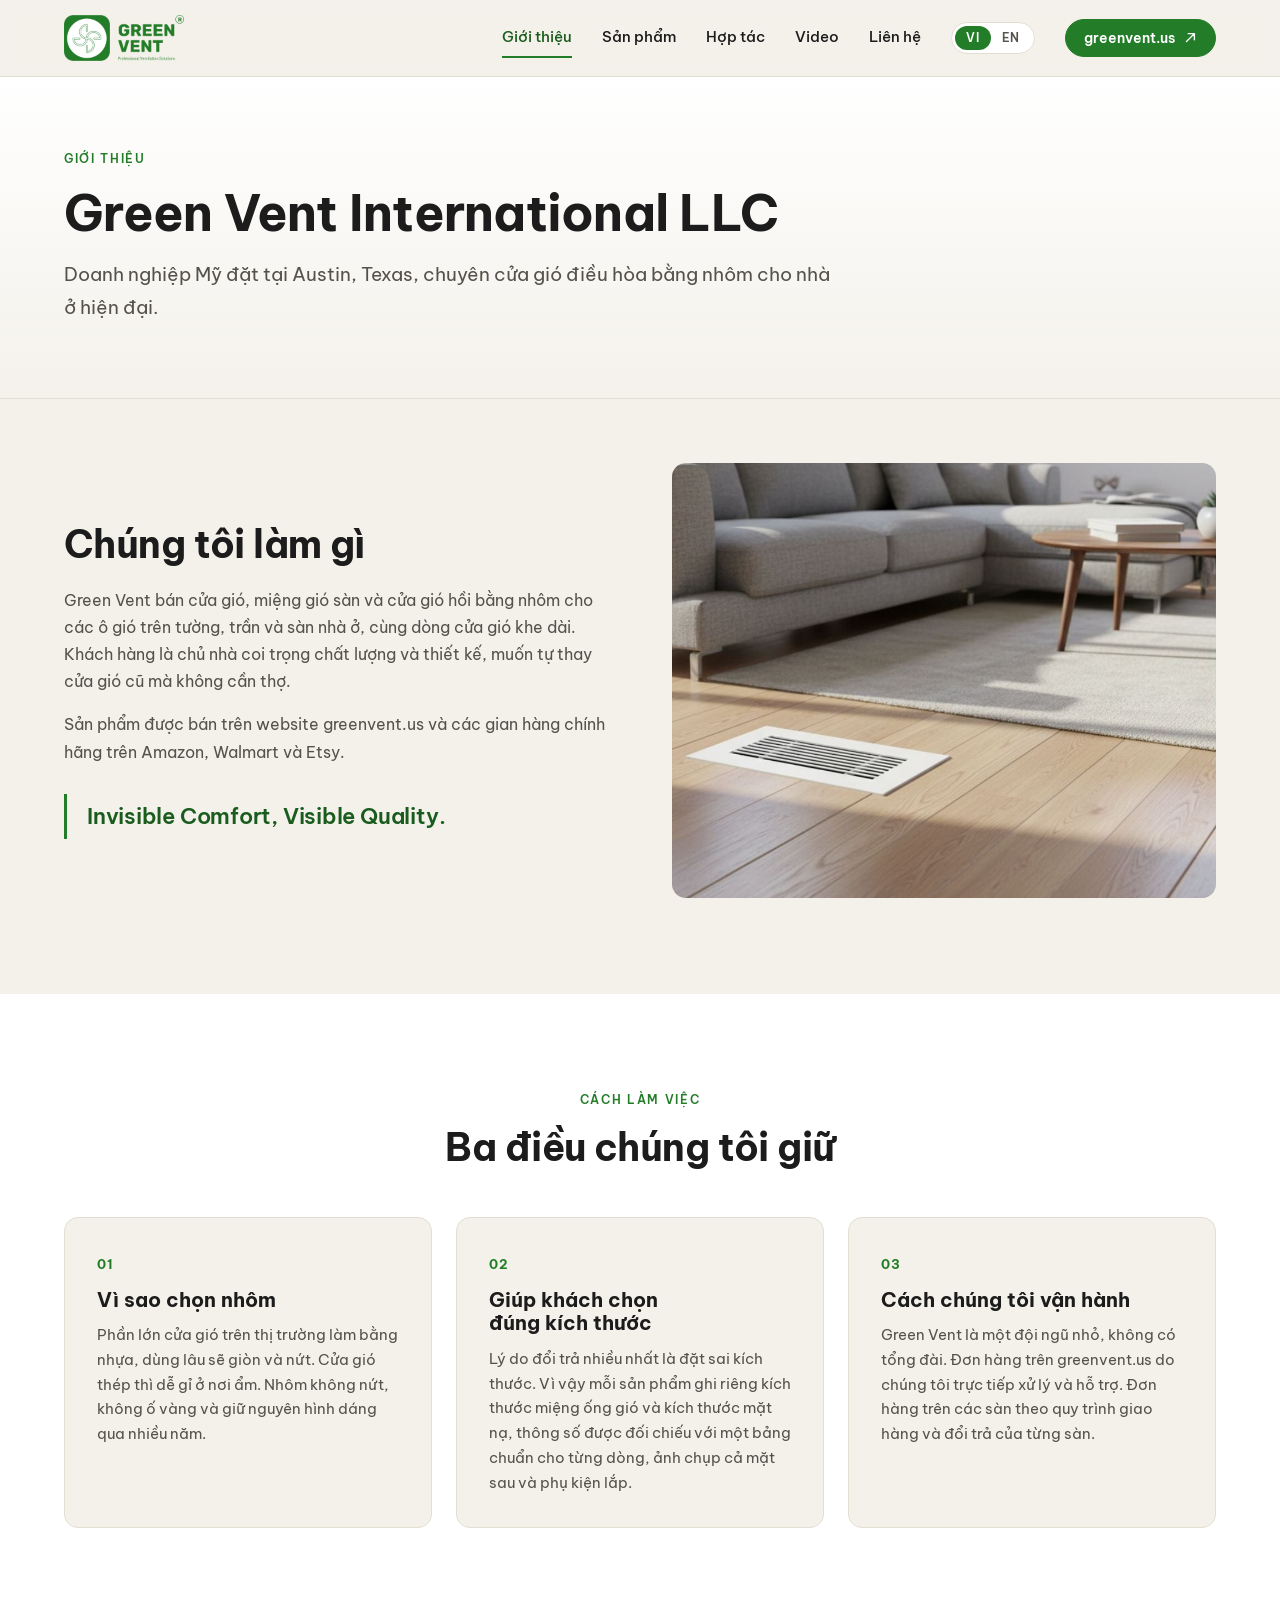
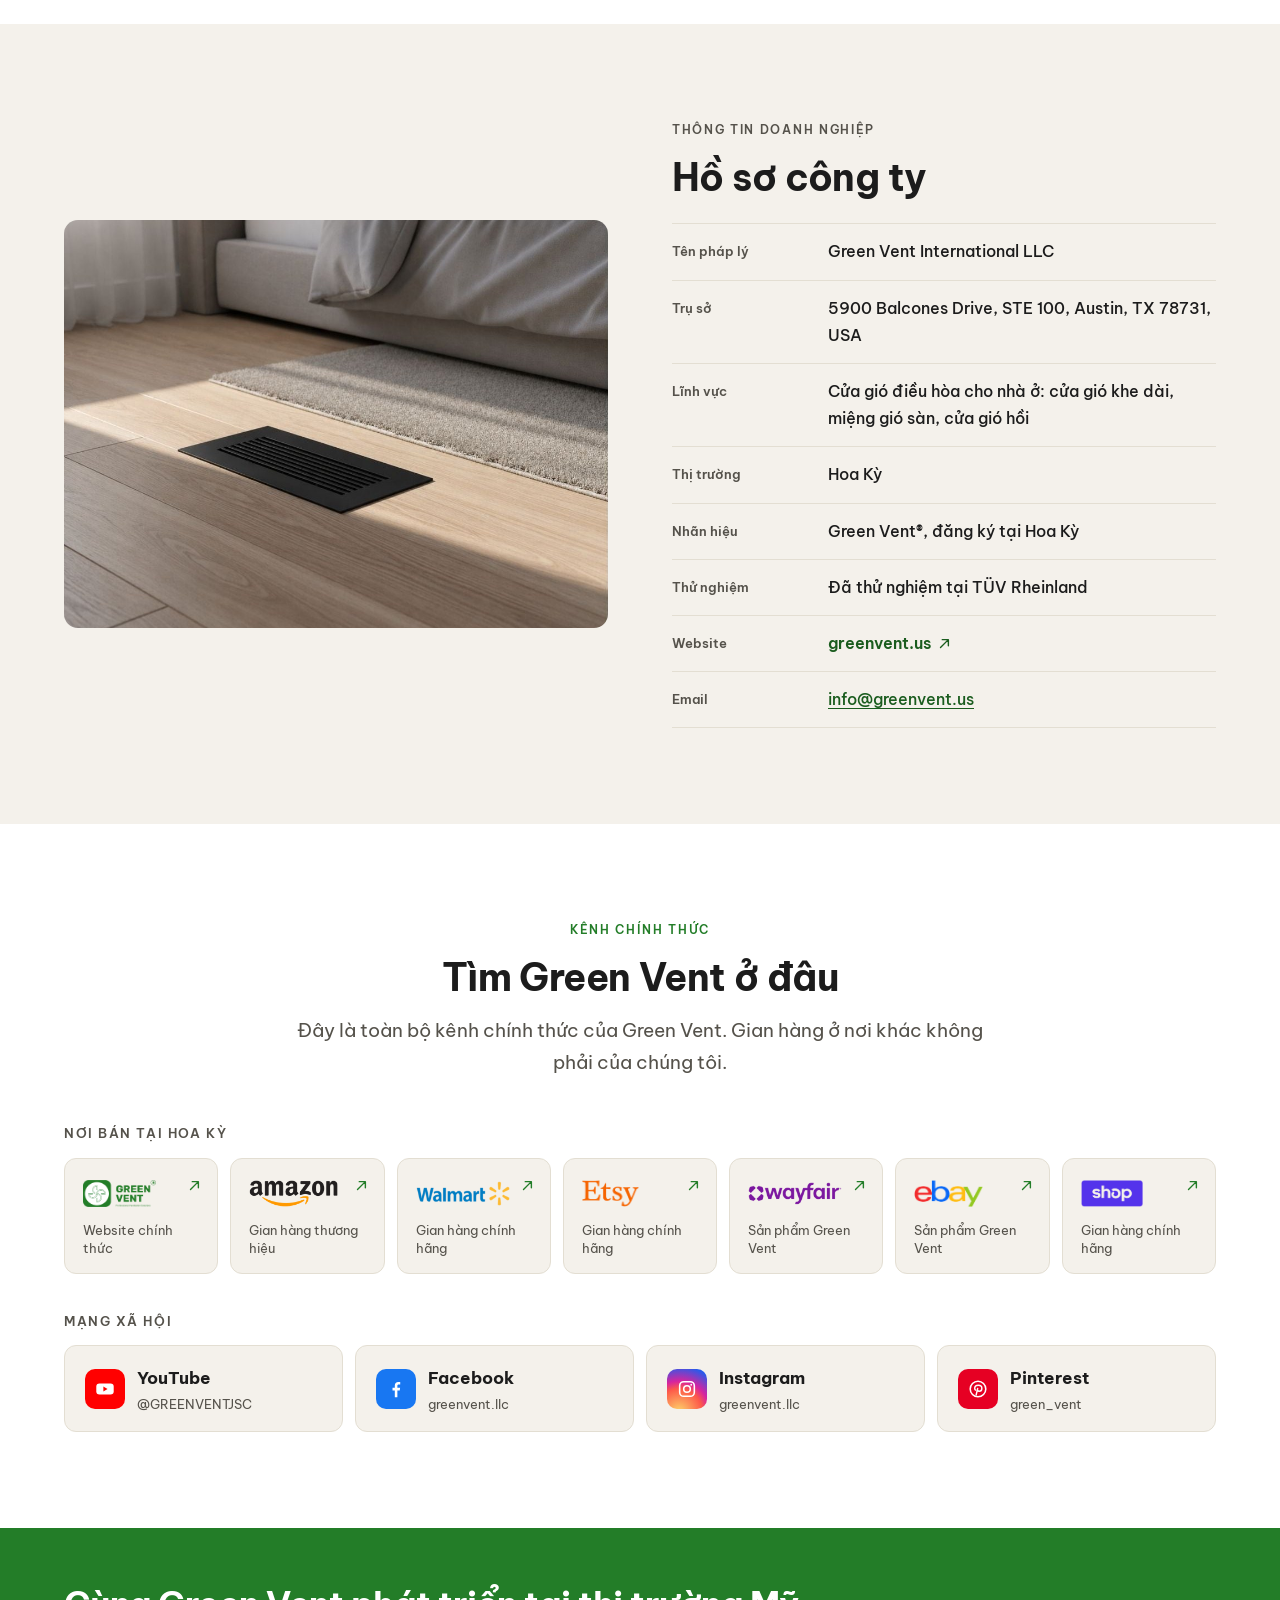
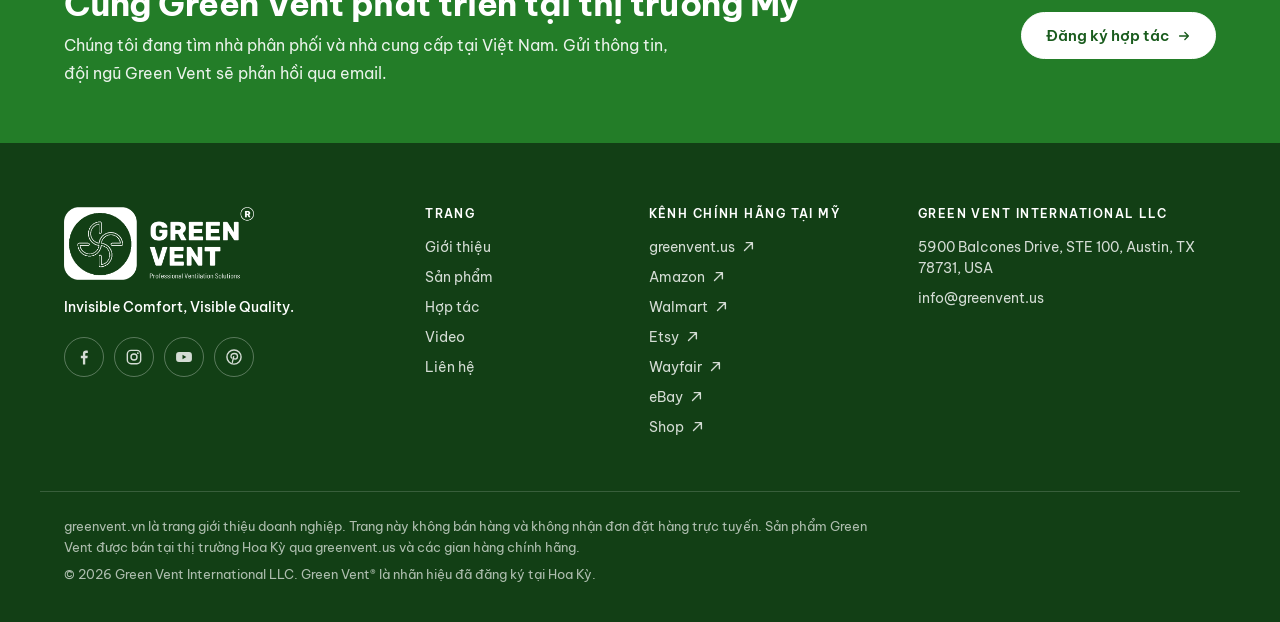
<file: gioi-thieu.html>
<!doctype html>
<html lang="vi" class="no-js">
<head>
<meta charset="utf-8">
<meta name="viewport" content="width=device-width, initial-scale=1">
<title>Giới thiệu | Green Vent International LLC</title>
<meta name="description" content="Green Vent International LLC: doanh nghiệp Mỹ tại Austin, Texas, chuyên cửa gió điều hòa bằng nhôm cho nhà ở.">
<link rel="canonical" href="https://greenvent.vn/gioi-thieu.html">
<link rel="alternate" hreflang="vi" href="https://greenvent.vn/gioi-thieu.html">
<link rel="alternate" hreflang="en" href="https://greenvent.vn/en/about.html">
<link rel="alternate" hreflang="x-default" href="https://greenvent.vn/gioi-thieu.html">
<meta property="og:type" content="website">
<meta property="og:title" content="Giới thiệu | Green Vent International LLC">
<meta property="og:description" content="Green Vent International LLC: doanh nghiệp Mỹ tại Austin, Texas, chuyên cửa gió điều hòa bằng nhôm cho nhà ở.">
<meta property="og:image" content="https://greenvent.vn/assets/img/hero.jpg">
<meta property="og:url" content="https://greenvent.vn/gioi-thieu.html">
<link rel="icon" href="assets/img/favicon.png">
<link rel="preconnect" href="https://fonts.googleapis.com">
<link rel="preconnect" href="https://fonts.gstatic.com" crossorigin>
<link href="https://fonts.googleapis.com/css2?family=Be+Vietnam+Pro:wght@400;500;600;700&family=DM+Sans:opsz,wght@9..40,400;9..40,500;9..40,600;9..40,700&display=swap" rel="stylesheet">
<link rel="stylesheet" href="assets/style.css">
<script>document.documentElement.className='js'</script>
</head>
<body>
<a class="skip" href="#main">Bỏ qua, tới nội dung</a>
<header class="hdr">
  <div class="wrap hdr__in">
    <a class="hdr__logo" href="index.html" aria-label="Green Vent"><img src="assets/img/logo.png" alt="Green Vent — Professional Ventilation Solutions" width="720" height="276"></a>
    <button class="hdr__burger" aria-expanded="false" aria-controls="nav" aria-label="Menu"><span></span><span></span><span></span></button>
    <nav class="nav" id="nav">
      <a href="gioi-thieu.html" aria-current=page>Giới thiệu</a><a href="san-pham.html">Sản phẩm</a><a href="hop-tac.html">Hợp tác</a><a href="video.html">Video</a><a href="lien-he.html">Liên hệ</a>
      <span class="lang" aria-label="Ngôn ngữ">
        <a href="gioi-thieu.html" lang="vi" aria-current="true">VI</a>
        <a href="en/about.html" lang="en">EN</a>
      </span>
      <a class="btn btn--sm" href="https://www.greenvent.us/" target="_blank" rel="noopener">greenvent.us<svg class="i-ext" viewBox="0 0 16 16" aria-hidden="true"><path d="M6 3h7v7M13 3 4 12" fill="none" stroke="currentColor" stroke-width="1.6" stroke-linecap="round" stroke-linejoin="round"/></svg></a>
    </nav>
  </div>
</header>
<main id="main">
<section class="phead">
  <div class="wrap">
    <p class="eyebrow">Giới thiệu</p>
    <h1>Green Vent International LLC</h1>
    <p class="lead">Doanh nghiệp Mỹ đặt tại Austin, Texas, chuyên cửa gió điều hòa bằng nhôm cho nhà ở hiện đại.</p>
  </div>
</section>

<section class="sec sec--tight">
  <div class="wrap split">
    <div class="split__txt rv">
      <h2>Chúng tôi làm gì</h2>
      <p>Green Vent bán cửa gió, miệng gió sàn và cửa gió hồi bằng nhôm cho các ô gió trên tường, trần và sàn nhà ở, cùng dòng cửa gió khe dài. Khách hàng là chủ nhà coi trọng chất lượng và thiết kế, muốn tự thay cửa gió cũ mà không cần thợ.</p>
      <p>Sản phẩm được bán trên website greenvent.us và các gian hàng chính hãng trên Amazon, Walmart và Etsy.</p>
      <blockquote class="tagline">Invisible Comfort, Visible Quality.</blockquote>
    </div>
    <figure class="split__img rv"><img src="assets/img/afl-living.jpg" alt="Cửa gió sàn nhôm Green Vent trong phòng khách" width="982" height="988" loading="lazy"></figure>
  </div>
</section>

<section class="sec sec--white">
  <div class="wrap">
    <div class="shead shead--c rv"><p class="eyebrow">Cách làm việc</p><h2>Ba điều chúng tôi giữ</h2></div>
    <div class="vals"><article class="val rv"><span class="val__n">01</span><h3>Vì sao chọn nhôm</h3><p>Phần lớn cửa gió trên thị trường làm bằng nhựa, dùng lâu sẽ giòn và nứt. Cửa gió thép thì dễ gỉ ở nơi ẩm. Nhôm không nứt, không ố vàng và giữ nguyên hình dáng qua nhiều năm.</p></article><article class="val rv"><span class="val__n">02</span><h3>Giúp khách chọn đúng kích thước</h3><p>Lý do đổi trả nhiều nhất là đặt sai kích thước. Vì vậy mỗi sản phẩm ghi riêng kích thước miệng ống gió và kích thước mặt nạ, thông số được đối chiếu với một bảng chuẩn cho từng dòng, ảnh chụp cả mặt sau và phụ kiện lắp.</p></article><article class="val rv"><span class="val__n">03</span><h3>Cách chúng tôi vận hành</h3><p>Green Vent là một đội ngũ nhỏ, không có tổng đài. Đơn hàng trên greenvent.us do chúng tôi trực tiếp xử lý và hỗ trợ. Đơn hàng trên các sàn theo quy trình giao hàng và đổi trả của từng sàn.</p></article></div>
  </div>
</section>

<section class="sec">
  <div class="wrap split split--rev">
    <figure class="split__img rv"><img src="assets/img/afl-bedroom.jpg" alt="Cửa gió sàn nhôm Green Vent trong phòng ngủ" width="982" height="988" loading="lazy"></figure>
    <div class="split__txt rv">
      <p class="eyebrow">Thông tin doanh nghiệp</p>
      <h2>Hồ sơ công ty</h2>
      <dl class="facts"><div><dt>Tên pháp lý</dt><dd>Green Vent International LLC</dd></div><div><dt>Trụ sở</dt><dd>5900 Balcones Drive, STE 100, Austin, TX 78731, USA</dd></div><div><dt>Lĩnh vực</dt><dd>Cửa gió điều hòa cho nhà ở: cửa gió khe dài, miệng gió sàn, cửa gió hồi</dd></div><div><dt>Thị trường</dt><dd>Hoa Kỳ</dd></div><div><dt>Nhãn hiệu</dt><dd>Green Vent®, đăng ký tại Hoa Kỳ</dd></div><div><dt>Thử nghiệm</dt><dd>Đã thử nghiệm tại TÜV Rheinland</dd></div><div><dt>Website</dt><dd><a class="link-ext" href="https://www.greenvent.us/" target="_blank" rel="noopener">greenvent.us<svg class="i-ext" viewBox="0 0 16 16" aria-hidden="true"><path d="M6 3h7v7M13 3 4 12" fill="none" stroke="currentColor" stroke-width="1.6" stroke-linecap="round" stroke-linejoin="round"/></svg></a></dd></div><div><dt>Email</dt><dd><a href="mailto:info@greenvent.us">info@greenvent.us</a></dd></div></dl>
    </div>
  </div>
</section>

<section class="sec sec--white">
  <div class="wrap">
    <div class="shead shead--c rv"><p class="eyebrow">Kênh chính thức</p><h2>Tìm Green Vent ở đâu</h2><p class="lead">Đây là toàn bộ kênh chính thức của Green Vent. Gian hàng ở nơi khác không phải của chúng tôi.</p></div>
    <div class="chans">
  <div><h3 class="chans__h">Nơi bán tại Hoa Kỳ</h3><div class="chans__grid"><a class="chan chan--mk rv" href="https://www.greenvent.us/" target="_blank" rel="noopener" aria-label="greenvent.us: Website chính thức"><span class="chan__logo"><img src="assets/img/logo.png" alt="greenvent.us" loading="lazy"></span><span class="chan__sub">Website chính thức</span><svg class="i-ext" viewBox="0 0 16 16" aria-hidden="true"><path d="M6 3h7v7M13 3 4 12" fill="none" stroke="currentColor" stroke-width="1.6" stroke-linecap="round" stroke-linejoin="round"/></svg></a><a class="chan chan--mk rv" href="https://www.amazon.com/stores/GREENVENT/page/6C968DF8-DB8E-4FC6-B8CF-2FFE6A552597" target="_blank" rel="noopener" aria-label="Amazon: Gian hàng thương hiệu"><span class="chan__logo"><img src="assets/img/mk-amazon.png" alt="Amazon" loading="lazy"></span><span class="chan__sub">Gian hàng thương hiệu</span><svg class="i-ext" viewBox="0 0 16 16" aria-hidden="true"><path d="M6 3h7v7M13 3 4 12" fill="none" stroke="currentColor" stroke-width="1.6" stroke-linecap="round" stroke-linejoin="round"/></svg></a><a class="chan chan--mk rv" href="https://www.walmart.com/seller/103036812/cp/shopall" target="_blank" rel="noopener" aria-label="Walmart: Gian hàng chính hãng"><span class="chan__logo"><img src="assets/img/mk-walmart.png" alt="Walmart" loading="lazy"></span><span class="chan__sub">Gian hàng chính hãng</span><svg class="i-ext" viewBox="0 0 16 16" aria-hidden="true"><path d="M6 3h7v7M13 3 4 12" fill="none" stroke="currentColor" stroke-width="1.6" stroke-linecap="round" stroke-linejoin="round"/></svg></a><a class="chan chan--mk rv" href="https://www.etsy.com/shop/GreenVent" target="_blank" rel="noopener" aria-label="Etsy: Gian hàng chính hãng"><span class="chan__logo"><img src="assets/img/mk-etsy.png" alt="Etsy" loading="lazy"></span><span class="chan__sub">Gian hàng chính hãng</span><svg class="i-ext" viewBox="0 0 16 16" aria-hidden="true"><path d="M6 3h7v7M13 3 4 12" fill="none" stroke="currentColor" stroke-width="1.6" stroke-linecap="round" stroke-linejoin="round"/></svg></a><a class="chan chan--mk rv" href="https://www.wayfair.com/keyword.php?keyword=green+vent+air+vent+cover" target="_blank" rel="noopener" aria-label="Wayfair: Sản phẩm Green Vent"><span class="chan__logo"><img src="assets/img/mk-wayfair.png" alt="Wayfair" loading="lazy"></span><span class="chan__sub">Sản phẩm Green Vent</span><svg class="i-ext" viewBox="0 0 16 16" aria-hidden="true"><path d="M6 3h7v7M13 3 4 12" fill="none" stroke="currentColor" stroke-width="1.6" stroke-linecap="round" stroke-linejoin="round"/></svg></a><a class="chan chan--mk rv" href="https://www.ebay.com/sch/i.html?_nkw=green+vent+air+vent+cover" target="_blank" rel="noopener" aria-label="eBay: Sản phẩm Green Vent"><span class="chan__logo"><img src="assets/img/mk-ebay.png" alt="eBay" loading="lazy"></span><span class="chan__sub">Sản phẩm Green Vent</span><svg class="i-ext" viewBox="0 0 16 16" aria-hidden="true"><path d="M6 3h7v7M13 3 4 12" fill="none" stroke="currentColor" stroke-width="1.6" stroke-linecap="round" stroke-linejoin="round"/></svg></a><a class="chan chan--mk rv" href="https://shop.com/m/greenvent" target="_blank" rel="noopener" aria-label="Shop: Gian hàng chính hãng"><span class="chan__logo"><img src="assets/img/mk-shopapp.png" alt="Shop" loading="lazy"></span><span class="chan__sub">Gian hàng chính hãng</span><svg class="i-ext" viewBox="0 0 16 16" aria-hidden="true"><path d="M6 3h7v7M13 3 4 12" fill="none" stroke="currentColor" stroke-width="1.6" stroke-linecap="round" stroke-linejoin="round"/></svg></a></div></div>
  <div><h3 class="chans__h">Mạng xã hội</h3><div class="chans__grid chans__grid--soc"><a class="chan chan--soc rv" href="https://www.youtube.com/@GREENVENTJSC" target="_blank" rel="noopener"><span class="chan__ico chan__ico--youtube"><svg viewBox="0 0 24 24" aria-hidden="true"><rect x="2.500" y="6" width="19" height="12" rx="3.500" fill="currentColor"/><path d="M10.200 9.300v5.400l4.600-2.700z" fill="var(--icon-cut,#fff)"/></svg></span><span class="chan__name">YouTube</span><span class="chan__sub">@GREENVENTJSC</span></a><a class="chan chan--soc rv" href="https://www.facebook.com/greenvent.llc" target="_blank" rel="noopener"><span class="chan__ico chan__ico--facebook"><svg viewBox="0 0 24 24" aria-hidden="true"><path d="M13.500 21v-7.500h2.600l.4-3h-3V8.600c0-.9.300-1.500 1.600-1.500h1.500V4.400c-.3 0-1.200-.1-2.200-.1-2.200 0-3.700 1.300-3.700 3.800v2.400H8.200v3h2.500V21z" fill="currentColor"/></svg></span><span class="chan__name">Facebook</span><span class="chan__sub">greenvent.llc</span></a><a class="chan chan--soc rv" href="https://www.instagram.com/greenvent.llc" target="_blank" rel="noopener"><span class="chan__ico chan__ico--instagram"><svg viewBox="0 0 24 24" aria-hidden="true"><rect x="4" y="4" width="16" height="16" rx="4.500" fill="none" stroke="currentColor" stroke-width="1.700"/><circle cx="12" cy="12" r="3.600" fill="none" stroke="currentColor" stroke-width="1.700"/><circle cx="16.600" cy="7.400" r="1" fill="currentColor"/></svg></span><span class="chan__name">Instagram</span><span class="chan__sub">greenvent.llc</span></a><a class="chan chan--soc rv" href="https://www.pinterest.com/green_vent/" target="_blank" rel="noopener"><span class="chan__ico chan__ico--pinterest"><svg viewBox="0 0 24 24" aria-hidden="true"><circle cx="12" cy="12" r="8.500" fill="none" stroke="currentColor" stroke-width="1.700"/><path d="M10 18.500l1.600-7M11.300 13.200c.4.900 1.200 1.300 2 1.300 1.700 0 2.900-1.500 2.900-3.400 0-1.900-1.500-3.300-3.800-3.300-2.500 0-4 1.700-4 3.500 0 .8.300 1.500.9 1.900" fill="none" stroke="currentColor" stroke-width="1.600" stroke-linecap="round"/></svg></span><span class="chan__name">Pinterest</span><span class="chan__sub">green_vent</span></a></div></div>
</div>
  </div>
</section>
<section class="band">
  <div class="wrap band__in rv">
    <div>
      <h2>Cùng Green Vent phát triển tại thị trường Mỹ</h2>
      <p>Chúng tôi đang tìm nhà phân phối và nhà cung cấp tại Việt Nam. Gửi thông tin, đội ngũ Green Vent sẽ phản hồi qua email.</p>
    </div>
    <a class="btn btn--light" href="hop-tac.html#form">Đăng ký hợp tác<svg class="i-ext" viewBox="0 0 16 16" aria-hidden="true"><path d="M3 8h10M9 4l4 4-4 4" fill="none" stroke="currentColor" stroke-width="1.6" stroke-linecap="round" stroke-linejoin="round"/></svg></a>
  </div>
</section>
</main>
<footer class="ftr">
  <div class="wrap ftr__grid">
    <div class="ftr__brand">
      <img src="assets/img/logo-white.png" alt="Green Vent" width="720" height="276" loading="lazy">
      <p>Invisible Comfort, Visible Quality.</p>
      <div class="social social--light"><a href="https://www.facebook.com/greenvent.llc" target="_blank" rel="noopener" aria-label="Facebook"><svg viewBox="0 0 24 24" aria-hidden="true"><path d="M13.500 21v-7.500h2.600l.4-3h-3V8.600c0-.9.300-1.500 1.600-1.500h1.500V4.400c-.3 0-1.200-.1-2.200-.1-2.200 0-3.700 1.300-3.700 3.800v2.400H8.200v3h2.500V21z" fill="currentColor"/></svg></a><a href="https://www.instagram.com/greenvent.llc" target="_blank" rel="noopener" aria-label="Instagram"><svg viewBox="0 0 24 24" aria-hidden="true"><rect x="4" y="4" width="16" height="16" rx="4.500" fill="none" stroke="currentColor" stroke-width="1.700"/><circle cx="12" cy="12" r="3.600" fill="none" stroke="currentColor" stroke-width="1.700"/><circle cx="16.600" cy="7.400" r="1" fill="currentColor"/></svg></a><a href="https://www.youtube.com/@GREENVENTJSC" target="_blank" rel="noopener" aria-label="Youtube"><svg viewBox="0 0 24 24" aria-hidden="true"><rect x="2.500" y="6" width="19" height="12" rx="3.500" fill="currentColor"/><path d="M10.200 9.300v5.400l4.600-2.700z" fill="var(--icon-cut,#fff)"/></svg></a><a href="https://www.pinterest.com/green_vent/" target="_blank" rel="noopener" aria-label="Pinterest"><svg viewBox="0 0 24 24" aria-hidden="true"><circle cx="12" cy="12" r="8.500" fill="none" stroke="currentColor" stroke-width="1.700"/><path d="M10 18.500l1.600-7M11.300 13.200c.4.900 1.200 1.300 2 1.300 1.700 0 2.900-1.500 2.900-3.400 0-1.900-1.500-3.300-3.800-3.300-2.500 0-4 1.700-4 3.500 0 .8.300 1.500.9 1.900" fill="none" stroke="currentColor" stroke-width="1.600" stroke-linecap="round"/></svg></a></div>
    </div>
    <div>
      <h3>Trang</h3>
      <ul><li><a href="gioi-thieu.html">Giới thiệu</a></li><li><a href="san-pham.html">Sản phẩm</a></li><li><a href="hop-tac.html">Hợp tác</a></li><li><a href="video.html">Video</a></li><li><a href="lien-he.html">Liên hệ</a></li></ul>
    </div>
    <div>
      <h3>Kênh chính hãng tại Mỹ</h3>
      <ul>
        <li><a class="link-ext" href="https://www.greenvent.us/" target="_blank" rel="noopener">greenvent.us<svg class="i-ext" viewBox="0 0 16 16" aria-hidden="true"><path d="M6 3h7v7M13 3 4 12" fill="none" stroke="currentColor" stroke-width="1.6" stroke-linecap="round" stroke-linejoin="round"/></svg></a></li>
        <li><a class="link-ext" href="https://www.amazon.com/stores/GREENVENT/page/6C968DF8-DB8E-4FC6-B8CF-2FFE6A552597" target="_blank" rel="noopener">Amazon<svg class="i-ext" viewBox="0 0 16 16" aria-hidden="true"><path d="M6 3h7v7M13 3 4 12" fill="none" stroke="currentColor" stroke-width="1.6" stroke-linecap="round" stroke-linejoin="round"/></svg></a></li>
        <li><a class="link-ext" href="https://www.walmart.com/seller/103036812/cp/shopall" target="_blank" rel="noopener">Walmart<svg class="i-ext" viewBox="0 0 16 16" aria-hidden="true"><path d="M6 3h7v7M13 3 4 12" fill="none" stroke="currentColor" stroke-width="1.6" stroke-linecap="round" stroke-linejoin="round"/></svg></a></li>
        <li><a class="link-ext" href="https://www.etsy.com/shop/GreenVent" target="_blank" rel="noopener">Etsy<svg class="i-ext" viewBox="0 0 16 16" aria-hidden="true"><path d="M6 3h7v7M13 3 4 12" fill="none" stroke="currentColor" stroke-width="1.6" stroke-linecap="round" stroke-linejoin="round"/></svg></a></li>
        <li><a class="link-ext" href="https://www.wayfair.com/keyword.php?keyword=green+vent+air+vent+cover" target="_blank" rel="noopener">Wayfair<svg class="i-ext" viewBox="0 0 16 16" aria-hidden="true"><path d="M6 3h7v7M13 3 4 12" fill="none" stroke="currentColor" stroke-width="1.6" stroke-linecap="round" stroke-linejoin="round"/></svg></a></li>
        <li><a class="link-ext" href="https://www.ebay.com/sch/i.html?_nkw=green+vent+air+vent+cover" target="_blank" rel="noopener">eBay<svg class="i-ext" viewBox="0 0 16 16" aria-hidden="true"><path d="M6 3h7v7M13 3 4 12" fill="none" stroke="currentColor" stroke-width="1.6" stroke-linecap="round" stroke-linejoin="round"/></svg></a></li>
        <li><a class="link-ext" href="https://shop.com/m/greenvent" target="_blank" rel="noopener">Shop<svg class="i-ext" viewBox="0 0 16 16" aria-hidden="true"><path d="M6 3h7v7M13 3 4 12" fill="none" stroke="currentColor" stroke-width="1.6" stroke-linecap="round" stroke-linejoin="round"/></svg></a></li>
      </ul>
    </div>
    <div>
      <h3>Green Vent International LLC</h3>
      <ul class="ftr__contact">
        <li>5900 Balcones Drive, STE 100, Austin, TX 78731, USA</li>
        <li><a href="mailto:info@greenvent.us">info@greenvent.us</a></li>
      </ul>
    </div>
  </div>
  <div class="wrap ftr__note">
    <p>greenvent.vn là trang giới thiệu doanh nghiệp. Trang này không bán hàng và không nhận đơn đặt hàng trực tuyến. Sản phẩm Green Vent được bán tại thị trường Hoa Kỳ qua greenvent.us và các gian hàng chính hãng.</p>
    <p>© 2026 Green Vent International LLC. Green Vent® là nhãn hiệu đã đăng ký tại Hoa Kỳ.</p>
  </div>
</footer>
<script src="assets/site.js" defer></script>
</body>
</html>
</file>
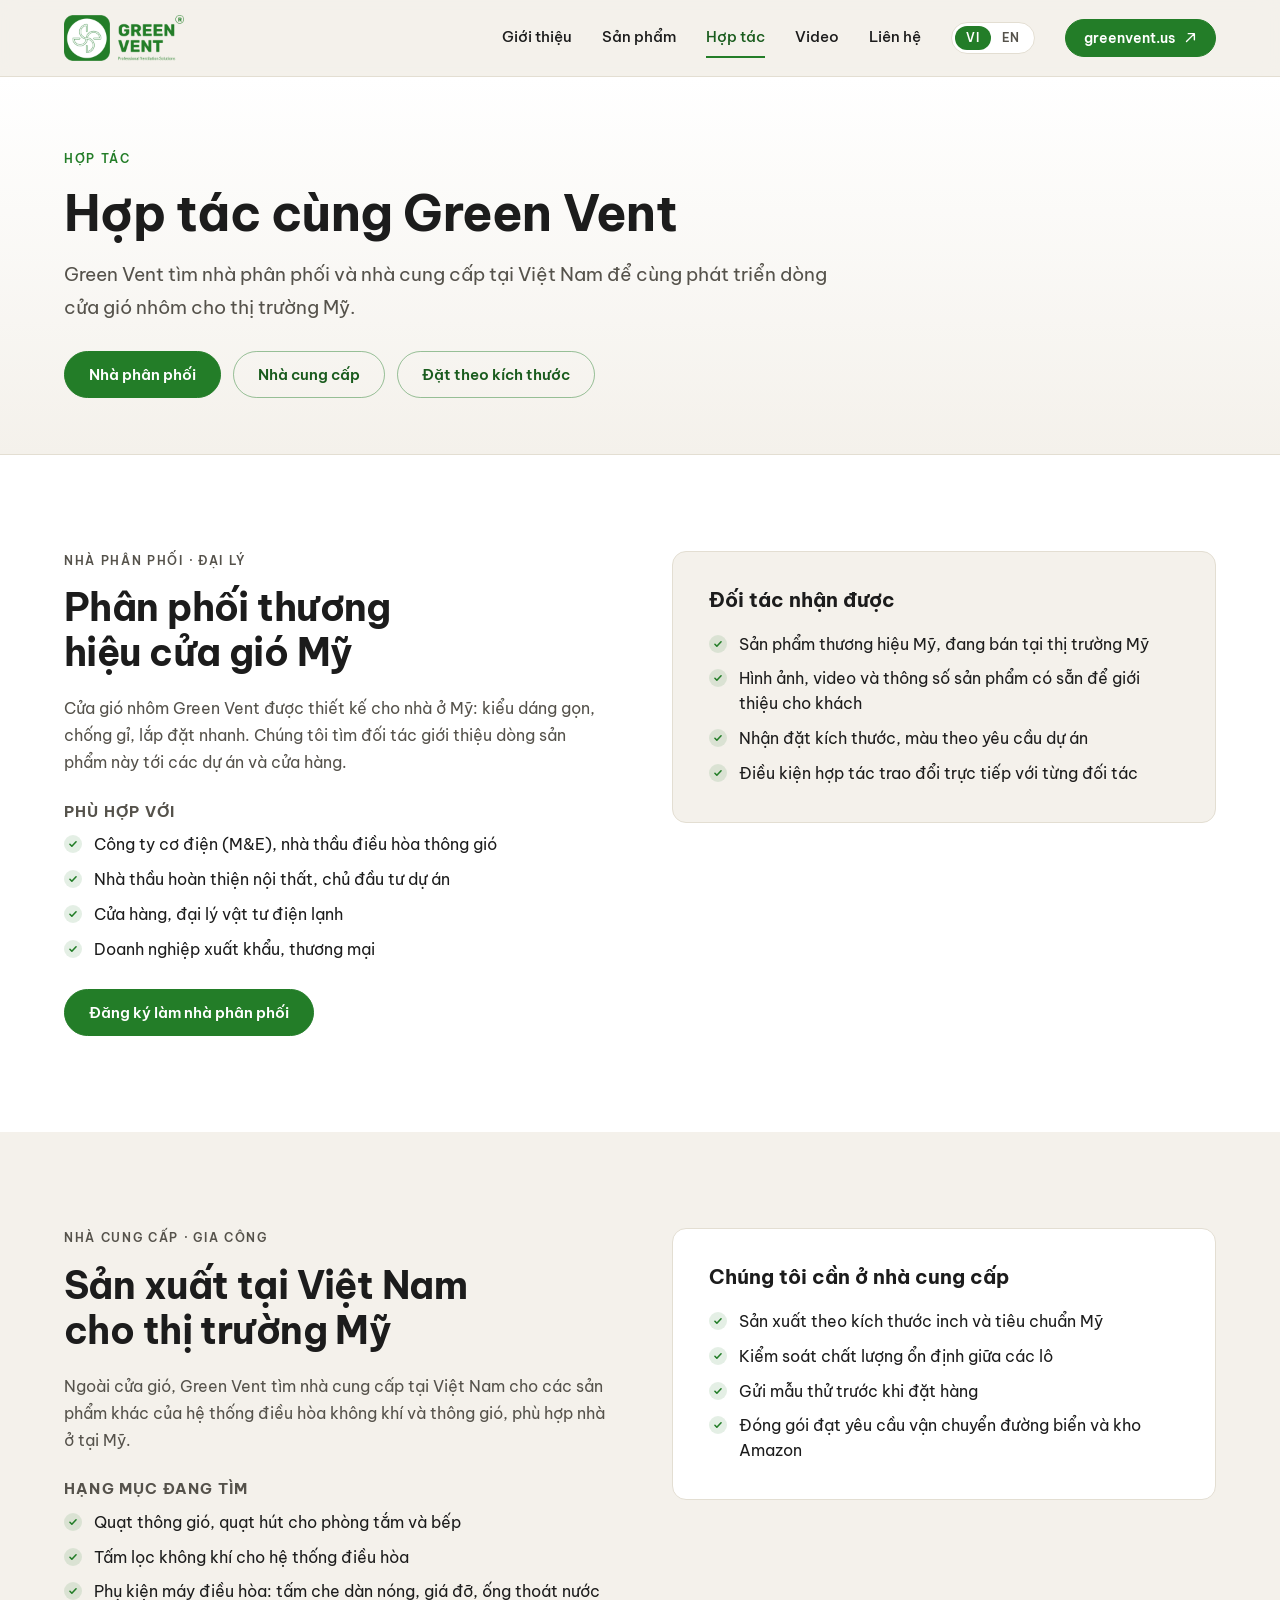
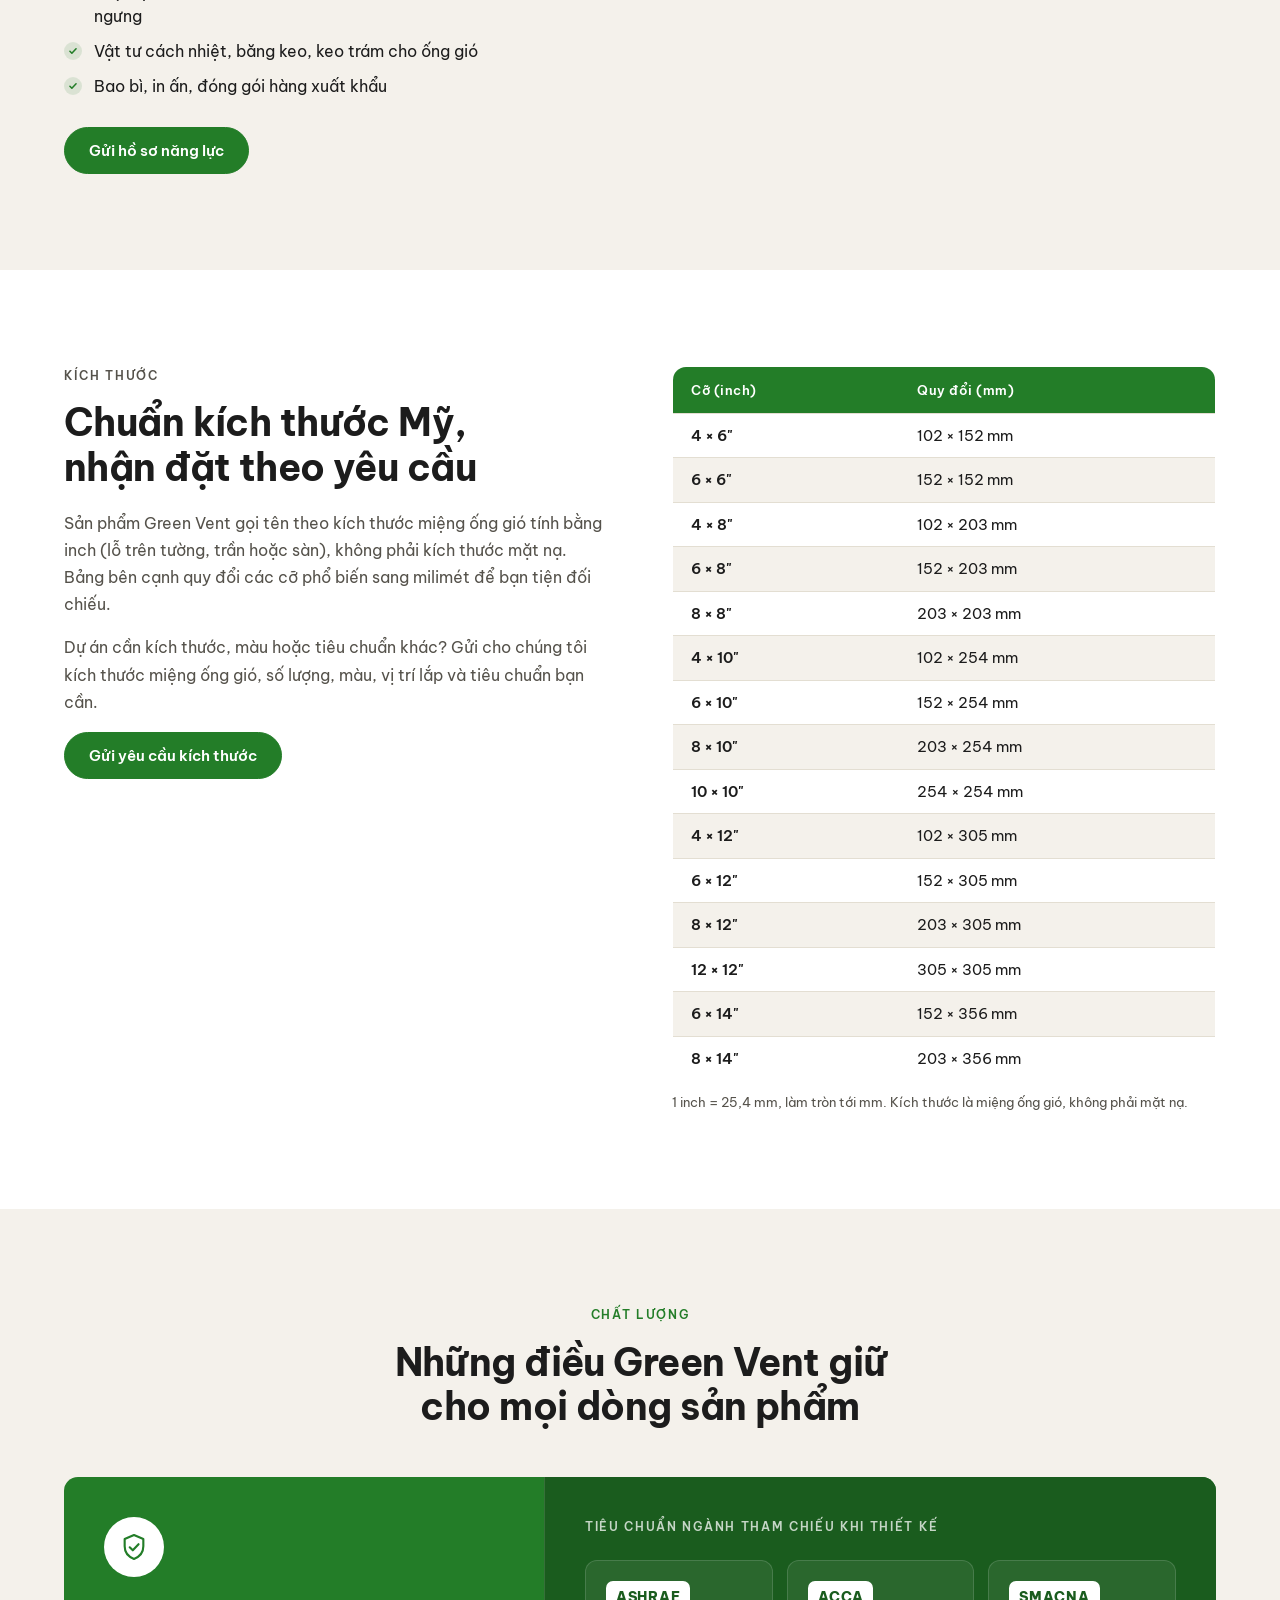
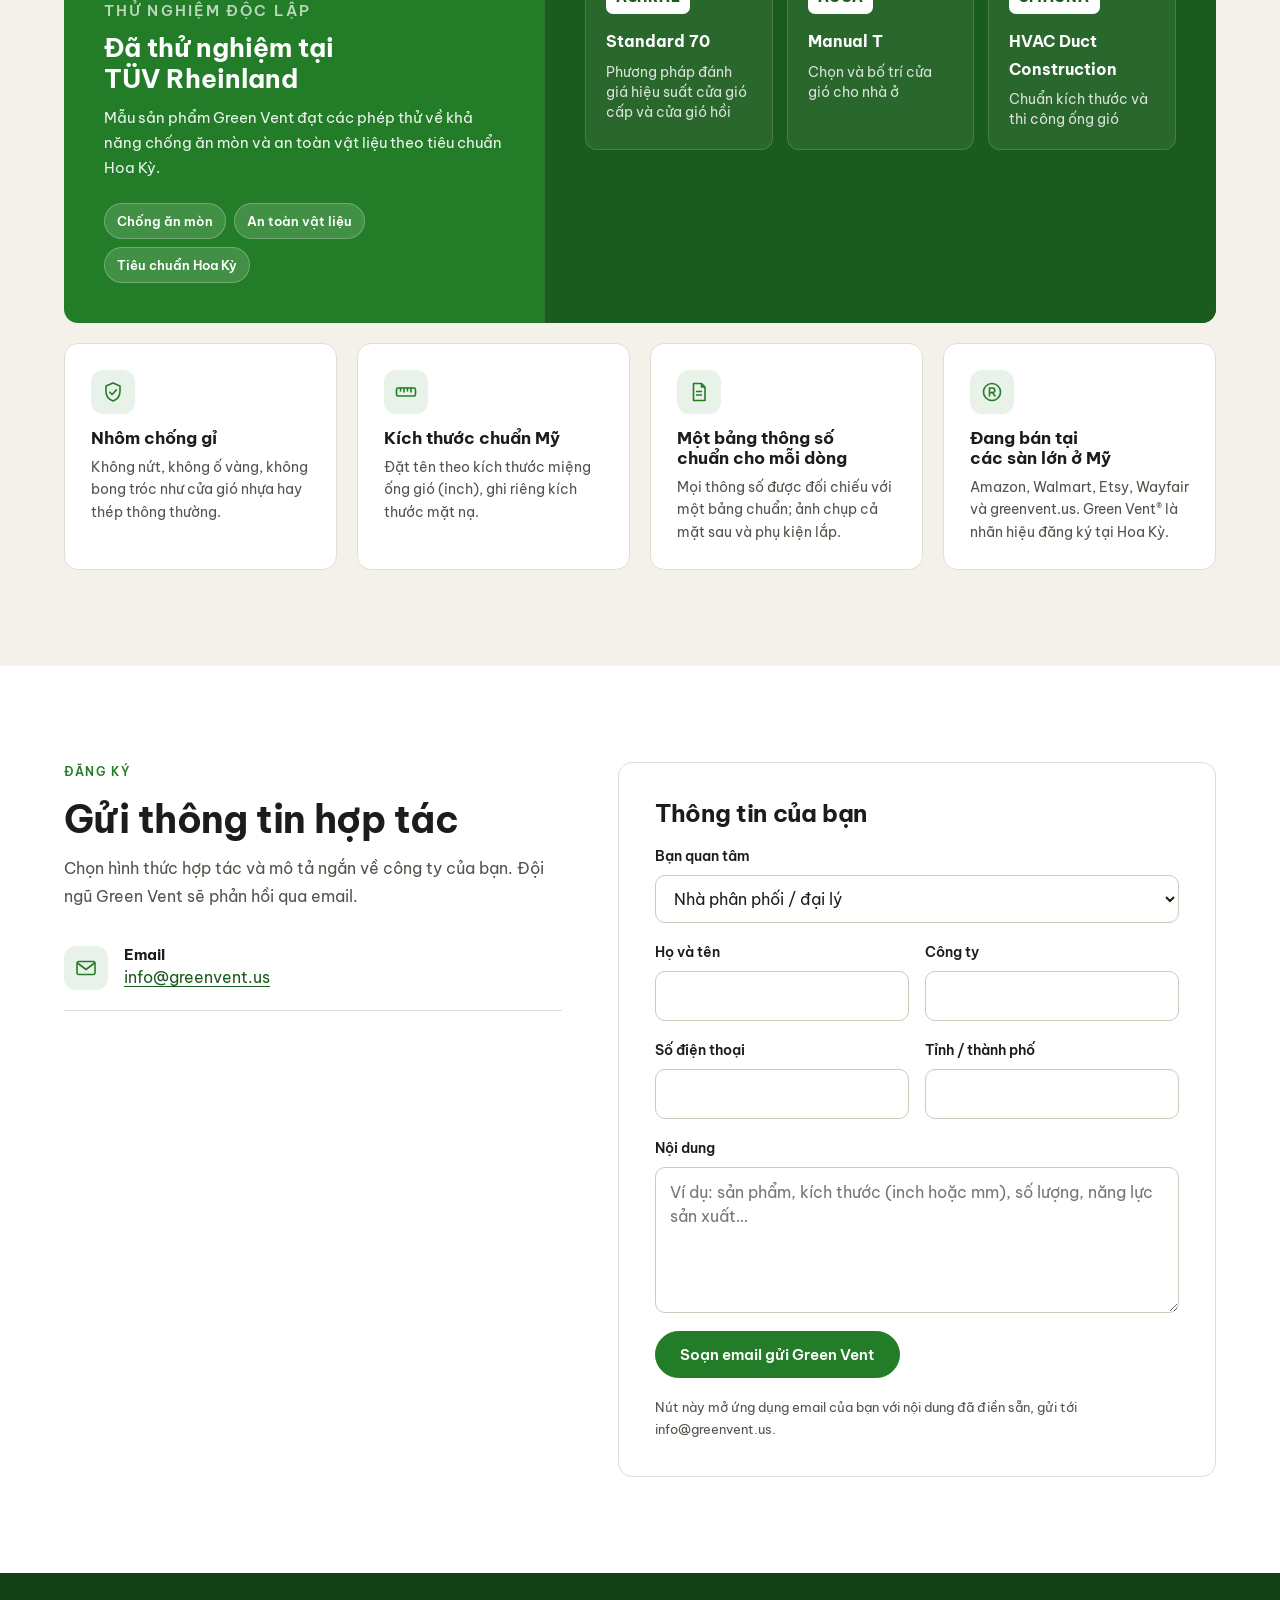
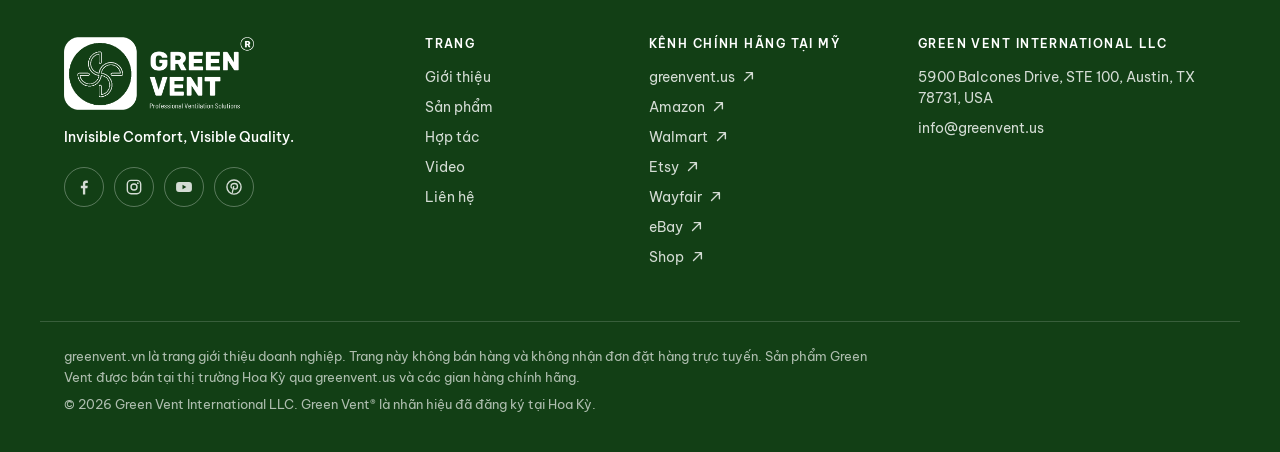
<file: hop-tac.html>
<!doctype html>
<html lang="vi" class="no-js">
<head>
<meta charset="utf-8">
<meta name="viewport" content="width=device-width, initial-scale=1">
<title>Hợp tác | Nhà phân phối &amp; nhà cung cấp | Green Vent</title>
<meta name="description" content="Green Vent tìm nhà phân phối, đại lý và nhà cung cấp sản phẩm HVAC tại Việt Nam. Nhận đặt hàng theo kích thước riêng.">
<link rel="canonical" href="https://greenvent.vn/hop-tac.html">
<link rel="alternate" hreflang="vi" href="https://greenvent.vn/hop-tac.html">
<link rel="alternate" hreflang="en" href="https://greenvent.vn/en/partner.html">
<link rel="alternate" hreflang="x-default" href="https://greenvent.vn/hop-tac.html">
<meta property="og:type" content="website">
<meta property="og:title" content="Hợp tác | Nhà phân phối &amp; nhà cung cấp | Green Vent">
<meta property="og:description" content="Green Vent tìm nhà phân phối, đại lý và nhà cung cấp sản phẩm HVAC tại Việt Nam. Nhận đặt hàng theo kích thước riêng.">
<meta property="og:image" content="https://greenvent.vn/assets/img/hero.jpg">
<meta property="og:url" content="https://greenvent.vn/hop-tac.html">
<link rel="icon" href="assets/img/favicon.png">
<link rel="preconnect" href="https://fonts.googleapis.com">
<link rel="preconnect" href="https://fonts.gstatic.com" crossorigin>
<link href="https://fonts.googleapis.com/css2?family=Be+Vietnam+Pro:wght@400;500;600;700&family=DM+Sans:opsz,wght@9..40,400;9..40,500;9..40,600;9..40,700&display=swap" rel="stylesheet">
<link rel="stylesheet" href="assets/style.css">
<script>document.documentElement.className='js'</script>
</head>
<body>
<a class="skip" href="#main">Bỏ qua, tới nội dung</a>
<header class="hdr">
  <div class="wrap hdr__in">
    <a class="hdr__logo" href="index.html" aria-label="Green Vent"><img src="assets/img/logo.png" alt="Green Vent — Professional Ventilation Solutions" width="720" height="276"></a>
    <button class="hdr__burger" aria-expanded="false" aria-controls="nav" aria-label="Menu"><span></span><span></span><span></span></button>
    <nav class="nav" id="nav">
      <a href="gioi-thieu.html">Giới thiệu</a><a href="san-pham.html">Sản phẩm</a><a href="hop-tac.html" aria-current=page>Hợp tác</a><a href="video.html">Video</a><a href="lien-he.html">Liên hệ</a>
      <span class="lang" aria-label="Ngôn ngữ">
        <a href="hop-tac.html" lang="vi" aria-current="true">VI</a>
        <a href="en/partner.html" lang="en">EN</a>
      </span>
      <a class="btn btn--sm" href="https://www.greenvent.us/" target="_blank" rel="noopener">greenvent.us<svg class="i-ext" viewBox="0 0 16 16" aria-hidden="true"><path d="M6 3h7v7M13 3 4 12" fill="none" stroke="currentColor" stroke-width="1.6" stroke-linecap="round" stroke-linejoin="round"/></svg></a>
    </nav>
  </div>
</header>
<main id="main">
<section class="phead">
  <div class="wrap">
    <p class="eyebrow">Hợp tác</p>
    <h1>Hợp tác cùng Green Vent</h1>
    <p class="lead">Green Vent tìm nhà phân phối và nhà cung cấp tại Việt Nam để cùng phát triển dòng cửa gió nhôm cho thị trường Mỹ.</p>
    <div class="btns">
      <a class="btn" href="#phan-phoi">Nhà phân phối</a>
      <a class="btn btn--ghost" href="#cung-cap">Nhà cung cấp</a>
      <a class="btn btn--ghost" href="#kich-thuoc">Đặt theo kích thước</a>
    </div>
  </div>
</section>

<section class="sec sec--white" id="phan-phoi">
  <div class="wrap split split--top">
    <div class="split__txt rv">
      <p class="eyebrow">Nhà phân phối · Đại lý</p>
      <h2>Phân phối thương hiệu cửa gió Mỹ</h2>
      <p>Cửa gió nhôm Green Vent được thiết kế cho nhà ở Mỹ: kiểu dáng gọn, chống gỉ, lắp đặt nhanh. Chúng tôi tìm đối tác giới thiệu dòng sản phẩm này tới các dự án và cửa hàng.</p>
      <h3 class="sub-h">Phù hợp với</h3>
      <ul class="ticks"><li>Công ty cơ điện (M&E), nhà thầu điều hòa thông gió</li><li>Nhà thầu hoàn thiện nội thất, chủ đầu tư dự án</li><li>Cửa hàng, đại lý vật tư điện lạnh</li><li>Doanh nghiệp xuất khẩu, thương mại</li></ul>
      <a class="btn" href="?loai=phan-phoi#form">Đăng ký làm nhà phân phối</a>
    </div>
    <div class="panel rv">
      <h3>Đối tác nhận được</h3>
      <ul class="ticks"><li>Sản phẩm thương hiệu Mỹ, đang bán tại thị trường Mỹ</li><li>Hình ảnh, video và thông số sản phẩm có sẵn để giới thiệu cho khách</li><li>Nhận đặt kích thước, màu theo yêu cầu dự án</li><li>Điều kiện hợp tác trao đổi trực tiếp với từng đối tác</li></ul>
    </div>
  </div>
</section>

<section class="sec" id="cung-cap">
  <div class="wrap split split--top">
    <div class="split__txt rv">
      <p class="eyebrow">Nhà cung cấp · Gia công</p>
      <h2>Sản xuất tại Việt Nam cho thị trường Mỹ</h2>
      <p>Ngoài cửa gió, Green Vent tìm nhà cung cấp tại Việt Nam cho các sản phẩm khác của hệ thống điều hòa không khí và thông gió, phù hợp nhà ở tại Mỹ.</p>
      <h3 class="sub-h">Hạng mục đang tìm</h3>
      <ul class="ticks"><li>Quạt thông gió, quạt hút cho phòng tắm và bếp</li><li>Tấm lọc không khí cho hệ thống điều hòa</li><li>Phụ kiện máy điều hòa: tấm che dàn nóng, giá đỡ, ống thoát nước ngưng</li><li>Vật tư cách nhiệt, băng keo, keo trám cho ống gió</li><li>Bao bì, in ấn, đóng gói hàng xuất khẩu</li></ul>
      <a class="btn" href="?loai=cung-cap#form">Gửi hồ sơ năng lực</a>
    </div>
    <div class="panel panel--white rv">
      <h3>Chúng tôi cần ở nhà cung cấp</h3>
      <ul class="ticks"><li>Sản xuất theo kích thước inch và tiêu chuẩn Mỹ</li><li>Kiểm soát chất lượng ổn định giữa các lô</li><li>Gửi mẫu thử trước khi đặt hàng</li><li>Đóng gói đạt yêu cầu vận chuyển đường biển và kho Amazon</li></ul>
    </div>
  </div>
</section>

<section class="sec sec--white" id="kich-thuoc">
  <div class="wrap split split--top">
    <div class="split__txt rv">
      <p class="eyebrow">Kích thước</p>
      <h2>Chuẩn kích thước Mỹ, nhận đặt theo yêu cầu</h2>
      <p>Sản phẩm Green Vent gọi tên theo kích thước miệng ống gió tính bằng inch (lỗ trên tường, trần hoặc sàn), không phải kích thước mặt nạ. Bảng bên cạnh quy đổi các cỡ phổ biến sang milimét để bạn tiện đối chiếu.</p>
      <p>Dự án cần kích thước, màu hoặc tiêu chuẩn khác? Gửi cho chúng tôi kích thước miệng ống gió, số lượng, màu, vị trí lắp và tiêu chuẩn bạn cần.</p>
      <a class="btn" href="?loai=kich-thuoc#form">Gửi yêu cầu kích thước</a>
    </div>
    <div class="rv">
      <table class="sizes">
        <thead><tr><th>Cỡ (inch)</th><th>Quy đổi (mm)</th></tr></thead>
        <tbody><tr><td>4 × 6"</td><td>102 × 152 mm</td></tr><tr><td>6 × 6"</td><td>152 × 152 mm</td></tr><tr><td>4 × 8"</td><td>102 × 203 mm</td></tr><tr><td>6 × 8"</td><td>152 × 203 mm</td></tr><tr><td>8 × 8"</td><td>203 × 203 mm</td></tr><tr><td>4 × 10"</td><td>102 × 254 mm</td></tr><tr><td>6 × 10"</td><td>152 × 254 mm</td></tr><tr><td>8 × 10"</td><td>203 × 254 mm</td></tr><tr><td>10 × 10"</td><td>254 × 254 mm</td></tr><tr><td>4 × 12"</td><td>102 × 305 mm</td></tr><tr><td>6 × 12"</td><td>152 × 305 mm</td></tr><tr><td>8 × 12"</td><td>203 × 305 mm</td></tr><tr><td>12 × 12"</td><td>305 × 305 mm</td></tr><tr><td>6 × 14"</td><td>152 × 356 mm</td></tr><tr><td>8 × 14"</td><td>203 × 356 mm</td></tr></tbody>
      </table>
      <p class="sizes__note">1 inch = 25,4 mm, làm tròn tới mm. Kích thước là miệng ống gió, không phải mặt nạ.</p>
    </div>
  </div>
</section>

<section class="sec">
  <div class="wrap">
    <div class="shead shead--c rv"><p class="eyebrow">Chất lượng</p><h2>Những điều Green Vent giữ cho mọi dòng sản phẩm</h2></div>
    <div class="stds rv">
  <div class="cert">
    <span class="cert__seal"><svg viewBox="0 0 24 24" aria-hidden="true"><path d="M12 3l7 3v5.500c0 4.300-2.900 7.900-7 9.500-4.100-1.600-7-5.200-7-9.500V6z" fill="none" stroke="currentColor" stroke-width="1.6" stroke-linejoin="round"/><path d="M8.800 12.200l2.300 2.300 4.300-4.600" fill="none" stroke="currentColor" stroke-width="1.6" stroke-linecap="round" stroke-linejoin="round"/></svg></span>
    <p class="eyebrow">Thử nghiệm độc lập</p>
    <h3>Đã thử nghiệm tại TÜV Rheinland</h3>
    <p>Mẫu sản phẩm Green Vent đạt các phép thử về khả năng chống ăn mòn và an toàn vật liệu theo tiêu chuẩn Hoa Kỳ.</p>
    <ul class="chips"><li>Chống ăn mòn</li><li>An toàn vật liệu</li><li>Tiêu chuẩn Hoa Kỳ</li></ul>
  </div>
  <div class="refs">
    <p class="eyebrow">Tiêu chuẩn ngành tham chiếu khi thiết kế</p>
    <ul class="ref"><li><span class="ref__org">ASHRAE</span><span class="ref__doc">Standard 70</span><span class="std__txt">Phương pháp đánh giá hiệu suất cửa gió cấp và cửa gió hồi</span></li><li><span class="ref__org">ACCA</span><span class="ref__doc">Manual T</span><span class="std__txt">Chọn và bố trí cửa gió cho nhà ở</span></li><li><span class="ref__org">SMACNA</span><span class="ref__doc">HVAC Duct Construction</span><span class="std__txt">Chuẩn kích thước và thi công ống gió</span></li></ul>
  </div>
</div>
<div class="qgrid"><div class="q rv"><span class="trust__ico"><svg viewBox="0 0 24 24" aria-hidden="true"><path d="M12 3l7 3v5.500c0 4.300-2.900 7.900-7 9.500-4.100-1.600-7-5.200-7-9.500V6z" fill="none" stroke="currentColor" stroke-width="1.6" stroke-linejoin="round"/><path d="M8.800 12.200l2.300 2.300 4.300-4.600" fill="none" stroke="currentColor" stroke-width="1.6" stroke-linecap="round" stroke-linejoin="round"/></svg></span><h3>Nhôm chống gỉ</h3><p>Không nứt, không ố vàng, không bong tróc như cửa gió nhựa hay thép thông thường.</p></div><div class="q rv"><span class="trust__ico"><svg viewBox="0 0 24 24" aria-hidden="true"><rect x="2.500" y="8" width="19" height="8" rx="1.500" fill="none" stroke="currentColor" stroke-width="1.6"/><path d="M6.500 8v3M10 8v4M13.500 8v3M17 8v4" stroke="currentColor" stroke-width="1.6" stroke-linecap="round"/></svg></span><h3>Kích thước chuẩn Mỹ</h3><p>Đặt tên theo kích thước miệng ống gió (inch), ghi riêng kích thước mặt nạ.</p></div><div class="q rv"><span class="trust__ico"><svg viewBox="0 0 24 24" aria-hidden="true"><path d="M6.500 3.500h8l3.500 3.500v13.500h-11.500zM14.500 3.500V7H18M9 11.500h6M9 15h6" fill="none" stroke="currentColor" stroke-width="1.600" stroke-linejoin="round"/></svg></span><h3>Một bảng thông số chuẩn cho mỗi dòng</h3><p>Mọi thông số được đối chiếu với một bảng chuẩn; ảnh chụp cả mặt sau và phụ kiện lắp.</p></div><div class="q rv"><span class="trust__ico"><svg viewBox="0 0 24 24" aria-hidden="true"><circle cx="12" cy="12" r="8.500" fill="none" stroke="currentColor" stroke-width="1.6"/><path d="M9.500 16V8h3a2.300 2.300 0 0 1 0 4.600h-3M12.500 12.600 15 16" fill="none" stroke="currentColor" stroke-width="1.6" stroke-linecap="round" stroke-linejoin="round"/></svg></span><h3>Đang bán tại các sàn lớn ở Mỹ</h3><p>Amazon, Walmart, Etsy, Wayfair và greenvent.us. Green Vent® là nhãn hiệu đăng ký tại Hoa Kỳ.</p></div></div>
  </div>
</section>

<section class="sec sec--white" id="form">
  <div class="wrap cgrid">
    <div class="cinfo rv">
      <p class="eyebrow">Đăng ký</p>
      <h2 class="cinfo__h">Gửi thông tin hợp tác</h2>
      <p>Chọn hình thức hợp tác và mô tả ngắn về công ty của bạn. Đội ngũ Green Vent sẽ phản hồi qua email.</p>
      <div class="cinfo__it"><span class="trust__ico"><svg viewBox="0 0 24 24" aria-hidden="true"><rect x="3" y="5.500" width="18" height="13" rx="2" fill="none" stroke="currentColor" stroke-width="1.600"/><path d="M3.500 7l8.500 6.500L20.500 7" fill="none" stroke="currentColor" stroke-width="1.600" stroke-linejoin="round"/></svg></span><div><h3>Email</h3><p><a href="mailto:info@greenvent.us">info@greenvent.us</a></p></div></div>
    </div>
    <form class="form rv" id="cform" data-to="info@greenvent.us" data-subject="Hợp tác từ greenvent.vn">
      <h2>Thông tin của bạn</h2>
      <label>Bạn quan tâm<select name="topic"><option value="phan-phoi">Nhà phân phối / đại lý</option><option value="cung-cap">Nhà cung cấp / gia công</option><option value="kich-thuoc">Đặt hàng theo kích thước riêng</option><option value="khac">Khác (báo chí, hợp tác khác)</option></select></label>
      <div class="form__row">
        <label>Họ và tên<input name="name" required autocomplete="name"></label>
        <label>Công ty<input name="company" required autocomplete="organization"></label>
      </div>
      <div class="form__row">
        <label>Số điện thoại<input name="phone" type="tel" autocomplete="tel"></label>
        <label>Tỉnh / thành phố<input name="city" autocomplete="address-level1"></label>
      </div>
      <label>Nội dung<textarea name="message" rows="5" required placeholder="Ví dụ: sản phẩm, kích thước (inch hoặc mm), số lượng, năng lực sản xuất…"></textarea></label>
      <button class="btn" type="submit">Soạn email gửi Green Vent</button>
      <p class="form__hint">Nút này mở ứng dụng email của bạn với nội dung đã điền sẵn, gửi tới info@greenvent.us.</p>
    </form>
  </div>
</section>
</main>
<footer class="ftr">
  <div class="wrap ftr__grid">
    <div class="ftr__brand">
      <img src="assets/img/logo-white.png" alt="Green Vent" width="720" height="276" loading="lazy">
      <p>Invisible Comfort, Visible Quality.</p>
      <div class="social social--light"><a href="https://www.facebook.com/greenvent.llc" target="_blank" rel="noopener" aria-label="Facebook"><svg viewBox="0 0 24 24" aria-hidden="true"><path d="M13.500 21v-7.500h2.600l.4-3h-3V8.600c0-.9.300-1.500 1.600-1.500h1.500V4.400c-.3 0-1.200-.1-2.200-.1-2.200 0-3.700 1.300-3.700 3.800v2.400H8.200v3h2.500V21z" fill="currentColor"/></svg></a><a href="https://www.instagram.com/greenvent.llc" target="_blank" rel="noopener" aria-label="Instagram"><svg viewBox="0 0 24 24" aria-hidden="true"><rect x="4" y="4" width="16" height="16" rx="4.500" fill="none" stroke="currentColor" stroke-width="1.700"/><circle cx="12" cy="12" r="3.600" fill="none" stroke="currentColor" stroke-width="1.700"/><circle cx="16.600" cy="7.400" r="1" fill="currentColor"/></svg></a><a href="https://www.youtube.com/@GREENVENTJSC" target="_blank" rel="noopener" aria-label="Youtube"><svg viewBox="0 0 24 24" aria-hidden="true"><rect x="2.500" y="6" width="19" height="12" rx="3.500" fill="currentColor"/><path d="M10.200 9.300v5.400l4.600-2.700z" fill="var(--icon-cut,#fff)"/></svg></a><a href="https://www.pinterest.com/green_vent/" target="_blank" rel="noopener" aria-label="Pinterest"><svg viewBox="0 0 24 24" aria-hidden="true"><circle cx="12" cy="12" r="8.500" fill="none" stroke="currentColor" stroke-width="1.700"/><path d="M10 18.500l1.600-7M11.300 13.200c.4.900 1.200 1.300 2 1.300 1.700 0 2.900-1.500 2.900-3.400 0-1.900-1.500-3.300-3.800-3.300-2.500 0-4 1.700-4 3.500 0 .8.300 1.500.9 1.900" fill="none" stroke="currentColor" stroke-width="1.600" stroke-linecap="round"/></svg></a></div>
    </div>
    <div>
      <h3>Trang</h3>
      <ul><li><a href="gioi-thieu.html">Giới thiệu</a></li><li><a href="san-pham.html">Sản phẩm</a></li><li><a href="hop-tac.html">Hợp tác</a></li><li><a href="video.html">Video</a></li><li><a href="lien-he.html">Liên hệ</a></li></ul>
    </div>
    <div>
      <h3>Kênh chính hãng tại Mỹ</h3>
      <ul>
        <li><a class="link-ext" href="https://www.greenvent.us/" target="_blank" rel="noopener">greenvent.us<svg class="i-ext" viewBox="0 0 16 16" aria-hidden="true"><path d="M6 3h7v7M13 3 4 12" fill="none" stroke="currentColor" stroke-width="1.6" stroke-linecap="round" stroke-linejoin="round"/></svg></a></li>
        <li><a class="link-ext" href="https://www.amazon.com/stores/GREENVENT/page/6C968DF8-DB8E-4FC6-B8CF-2FFE6A552597" target="_blank" rel="noopener">Amazon<svg class="i-ext" viewBox="0 0 16 16" aria-hidden="true"><path d="M6 3h7v7M13 3 4 12" fill="none" stroke="currentColor" stroke-width="1.6" stroke-linecap="round" stroke-linejoin="round"/></svg></a></li>
        <li><a class="link-ext" href="https://www.walmart.com/seller/103036812/cp/shopall" target="_blank" rel="noopener">Walmart<svg class="i-ext" viewBox="0 0 16 16" aria-hidden="true"><path d="M6 3h7v7M13 3 4 12" fill="none" stroke="currentColor" stroke-width="1.6" stroke-linecap="round" stroke-linejoin="round"/></svg></a></li>
        <li><a class="link-ext" href="https://www.etsy.com/shop/GreenVent" target="_blank" rel="noopener">Etsy<svg class="i-ext" viewBox="0 0 16 16" aria-hidden="true"><path d="M6 3h7v7M13 3 4 12" fill="none" stroke="currentColor" stroke-width="1.6" stroke-linecap="round" stroke-linejoin="round"/></svg></a></li>
        <li><a class="link-ext" href="https://www.wayfair.com/keyword.php?keyword=green+vent+air+vent+cover" target="_blank" rel="noopener">Wayfair<svg class="i-ext" viewBox="0 0 16 16" aria-hidden="true"><path d="M6 3h7v7M13 3 4 12" fill="none" stroke="currentColor" stroke-width="1.6" stroke-linecap="round" stroke-linejoin="round"/></svg></a></li>
        <li><a class="link-ext" href="https://www.ebay.com/sch/i.html?_nkw=green+vent+air+vent+cover" target="_blank" rel="noopener">eBay<svg class="i-ext" viewBox="0 0 16 16" aria-hidden="true"><path d="M6 3h7v7M13 3 4 12" fill="none" stroke="currentColor" stroke-width="1.6" stroke-linecap="round" stroke-linejoin="round"/></svg></a></li>
        <li><a class="link-ext" href="https://shop.com/m/greenvent" target="_blank" rel="noopener">Shop<svg class="i-ext" viewBox="0 0 16 16" aria-hidden="true"><path d="M6 3h7v7M13 3 4 12" fill="none" stroke="currentColor" stroke-width="1.6" stroke-linecap="round" stroke-linejoin="round"/></svg></a></li>
      </ul>
    </div>
    <div>
      <h3>Green Vent International LLC</h3>
      <ul class="ftr__contact">
        <li>5900 Balcones Drive, STE 100, Austin, TX 78731, USA</li>
        <li><a href="mailto:info@greenvent.us">info@greenvent.us</a></li>
      </ul>
    </div>
  </div>
  <div class="wrap ftr__note">
    <p>greenvent.vn là trang giới thiệu doanh nghiệp. Trang này không bán hàng và không nhận đơn đặt hàng trực tuyến. Sản phẩm Green Vent được bán tại thị trường Hoa Kỳ qua greenvent.us và các gian hàng chính hãng.</p>
    <p>© 2026 Green Vent International LLC. Green Vent® là nhãn hiệu đã đăng ký tại Hoa Kỳ.</p>
  </div>
</footer>
<script src="assets/site.js" defer></script>
</body>
</html>
</file>
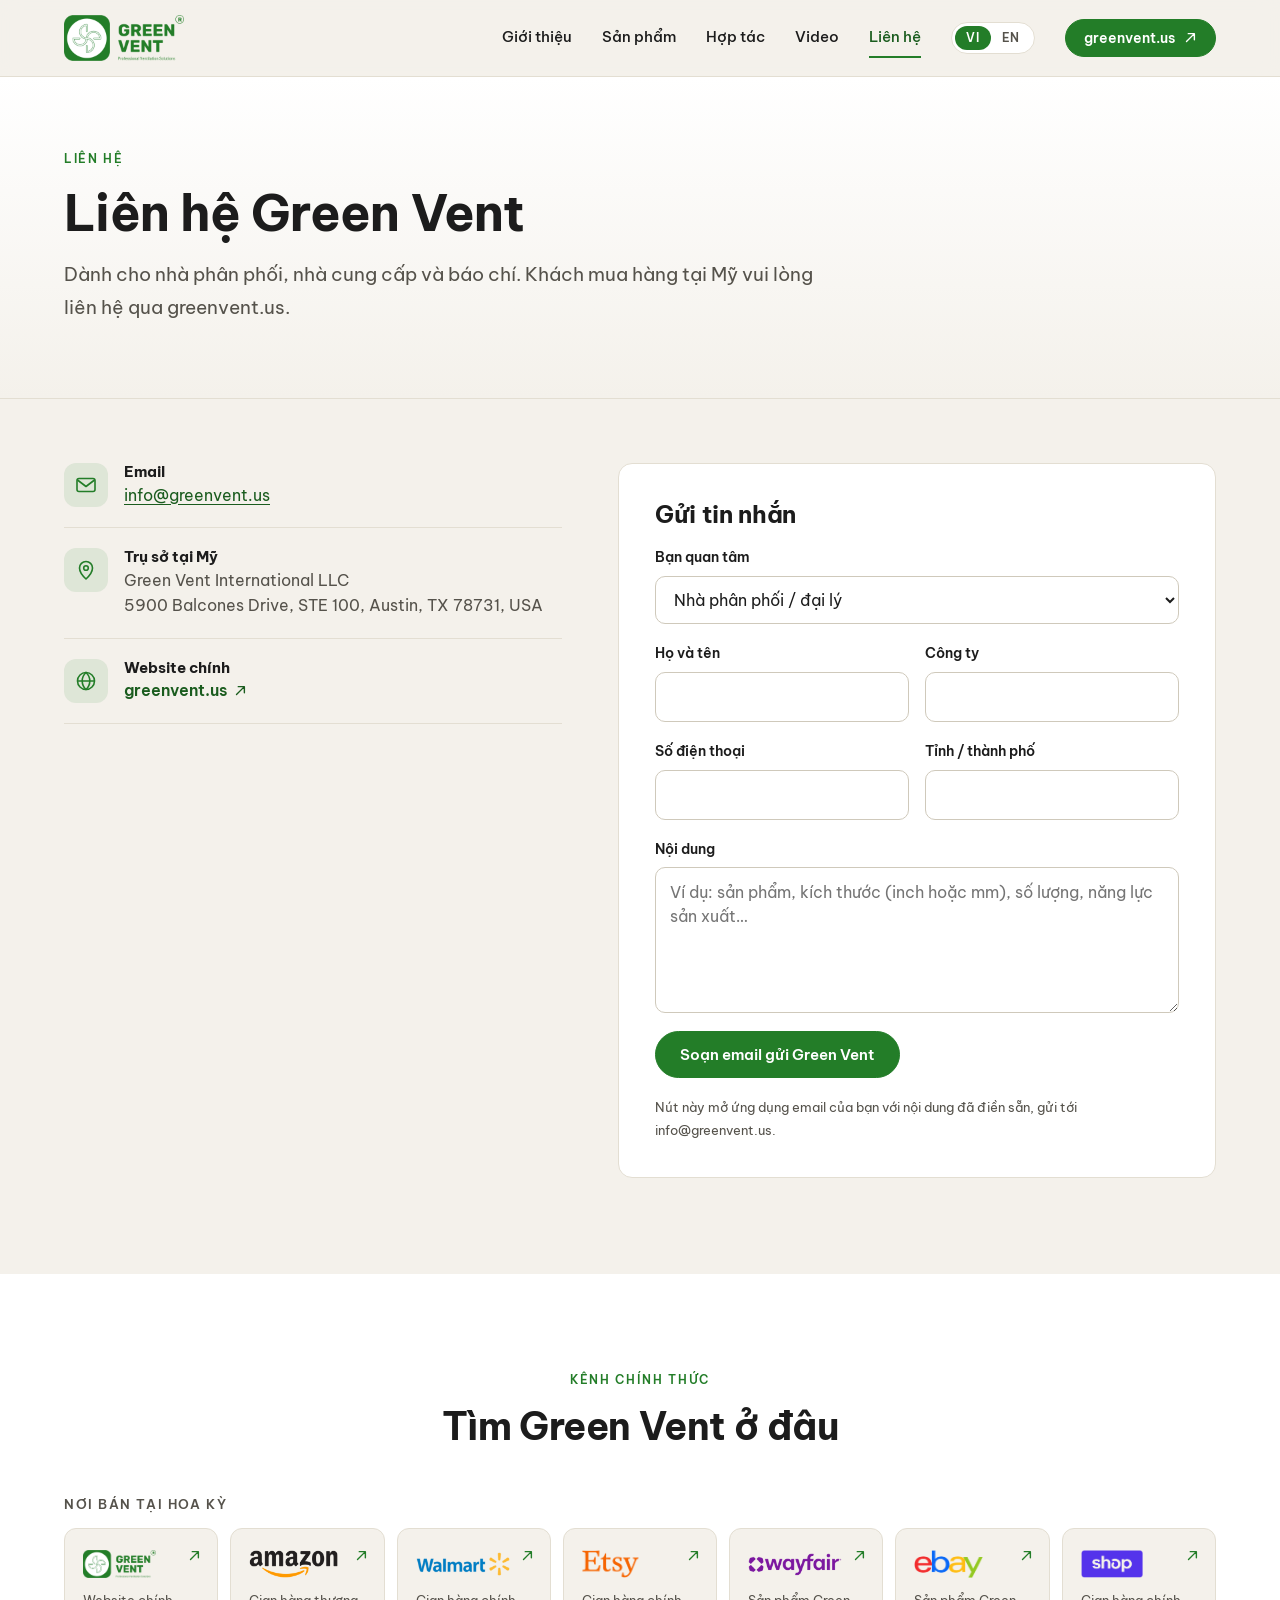
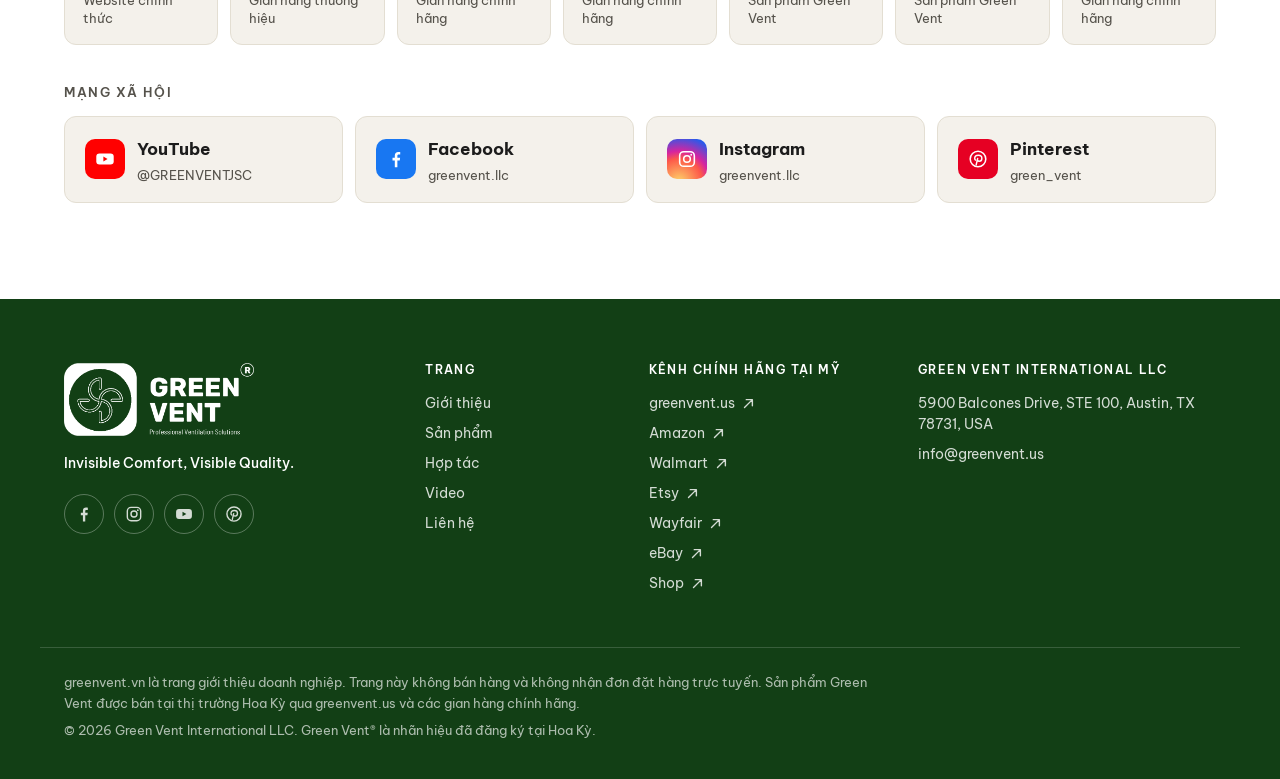
<file: lien-he.html>
<!doctype html>
<html lang="vi" class="no-js">
<head>
<meta charset="utf-8">
<meta name="viewport" content="width=device-width, initial-scale=1">
<title>Liên hệ | Green Vent</title>
<meta name="description" content="Liên hệ Green Vent International LLC: email, địa chỉ trụ sở tại Austin, Texas và các kênh chính thức.">
<link rel="canonical" href="https://greenvent.vn/lien-he.html">
<link rel="alternate" hreflang="vi" href="https://greenvent.vn/lien-he.html">
<link rel="alternate" hreflang="en" href="https://greenvent.vn/en/contact.html">
<link rel="alternate" hreflang="x-default" href="https://greenvent.vn/lien-he.html">
<meta property="og:type" content="website">
<meta property="og:title" content="Liên hệ | Green Vent">
<meta property="og:description" content="Liên hệ Green Vent International LLC: email, địa chỉ trụ sở tại Austin, Texas và các kênh chính thức.">
<meta property="og:image" content="https://greenvent.vn/assets/img/hero.jpg">
<meta property="og:url" content="https://greenvent.vn/lien-he.html">
<link rel="icon" href="assets/img/favicon.png">
<link rel="preconnect" href="https://fonts.googleapis.com">
<link rel="preconnect" href="https://fonts.gstatic.com" crossorigin>
<link href="https://fonts.googleapis.com/css2?family=Be+Vietnam+Pro:wght@400;500;600;700&family=DM+Sans:opsz,wght@9..40,400;9..40,500;9..40,600;9..40,700&display=swap" rel="stylesheet">
<link rel="stylesheet" href="assets/style.css">
<script>document.documentElement.className='js'</script>
</head>
<body>
<a class="skip" href="#main">Bỏ qua, tới nội dung</a>
<header class="hdr">
  <div class="wrap hdr__in">
    <a class="hdr__logo" href="index.html" aria-label="Green Vent"><img src="assets/img/logo.png" alt="Green Vent — Professional Ventilation Solutions" width="720" height="276"></a>
    <button class="hdr__burger" aria-expanded="false" aria-controls="nav" aria-label="Menu"><span></span><span></span><span></span></button>
    <nav class="nav" id="nav">
      <a href="gioi-thieu.html">Giới thiệu</a><a href="san-pham.html">Sản phẩm</a><a href="hop-tac.html">Hợp tác</a><a href="video.html">Video</a><a href="lien-he.html" aria-current=page>Liên hệ</a>
      <span class="lang" aria-label="Ngôn ngữ">
        <a href="lien-he.html" lang="vi" aria-current="true">VI</a>
        <a href="en/contact.html" lang="en">EN</a>
      </span>
      <a class="btn btn--sm" href="https://www.greenvent.us/" target="_blank" rel="noopener">greenvent.us<svg class="i-ext" viewBox="0 0 16 16" aria-hidden="true"><path d="M6 3h7v7M13 3 4 12" fill="none" stroke="currentColor" stroke-width="1.6" stroke-linecap="round" stroke-linejoin="round"/></svg></a>
    </nav>
  </div>
</header>
<main id="main">
<section class="phead">
  <div class="wrap">
    <p class="eyebrow">Liên hệ</p>
    <h1>Liên hệ Green Vent</h1>
    <p class="lead">Dành cho nhà phân phối, nhà cung cấp và báo chí. Khách mua hàng tại Mỹ vui lòng liên hệ qua greenvent.us.</p>
  </div>
</section>

<section class="sec sec--tight">
  <div class="wrap cgrid">
    <div class="cinfo rv">
      <div class="cinfo__it"><span class="trust__ico"><svg viewBox="0 0 24 24" aria-hidden="true"><rect x="3" y="5.500" width="18" height="13" rx="2" fill="none" stroke="currentColor" stroke-width="1.600"/><path d="M3.500 7l8.500 6.500L20.500 7" fill="none" stroke="currentColor" stroke-width="1.600" stroke-linejoin="round"/></svg></span><div><h3>Email</h3><p><a href="mailto:info@greenvent.us">info@greenvent.us</a></p></div></div>
      <div class="cinfo__it"><span class="trust__ico"><svg viewBox="0 0 24 24" aria-hidden="true"><path d="M12 21s6.500-6 6.500-11a6.500 6.500 0 0 0-13 0c0 5 6.500 11 6.500 11z" fill="none" stroke="currentColor" stroke-width="1.600" stroke-linejoin="round"/><circle cx="12" cy="10" r="2.300" fill="none" stroke="currentColor" stroke-width="1.600"/></svg></span><div><h3>Trụ sở tại Mỹ</h3><p>Green Vent International LLC<br>5900 Balcones Drive, STE 100, Austin, TX 78731, USA</p></div></div>
      <div class="cinfo__it"><span class="trust__ico"><svg viewBox="0 0 24 24" aria-hidden="true"><circle cx="12" cy="12" r="8.500" fill="none" stroke="currentColor" stroke-width="1.600"/><path d="M3.500 12h17M12 3.500c2.500 2.300 3.800 5.100 3.800 8.500s-1.300 6.200-3.800 8.500c-2.500-2.300-3.800-5.100-3.800-8.500S9.500 5.800 12 3.500z" fill="none" stroke="currentColor" stroke-width="1.600"/></svg></span><div><h3>Website chính</h3><p><a class="link-ext" href="https://www.greenvent.us/" target="_blank" rel="noopener">greenvent.us<svg class="i-ext" viewBox="0 0 16 16" aria-hidden="true"><path d="M6 3h7v7M13 3 4 12" fill="none" stroke="currentColor" stroke-width="1.6" stroke-linecap="round" stroke-linejoin="round"/></svg></a></p></div></div>
    </div>
    <form class="form rv" id="cform" data-to="info@greenvent.us" data-subject="Hợp tác từ greenvent.vn">
      <h2>Gửi tin nhắn</h2>
      <label>Bạn quan tâm<select name="topic"><option value="phan-phoi">Nhà phân phối / đại lý</option><option value="cung-cap">Nhà cung cấp / gia công</option><option value="kich-thuoc">Đặt hàng theo kích thước riêng</option><option value="khac">Khác (báo chí, hợp tác khác)</option></select></label>
      <div class="form__row">
        <label>Họ và tên<input name="name" required autocomplete="name"></label>
        <label>Công ty<input name="company" required autocomplete="organization"></label>
      </div>
      <div class="form__row">
        <label>Số điện thoại<input name="phone" type="tel" autocomplete="tel"></label>
        <label>Tỉnh / thành phố<input name="city" autocomplete="address-level1"></label>
      </div>
      <label>Nội dung<textarea name="message" rows="5" required placeholder="Ví dụ: sản phẩm, kích thước (inch hoặc mm), số lượng, năng lực sản xuất…"></textarea></label>
      <button class="btn" type="submit">Soạn email gửi Green Vent</button>
      <p class="form__hint">Nút này mở ứng dụng email của bạn với nội dung đã điền sẵn, gửi tới info@greenvent.us.</p>
    </form>
  </div>
</section>

<section class="sec sec--white">
  <div class="wrap">
    <div class="shead shead--c rv"><p class="eyebrow">Kênh chính thức</p><h2>Tìm Green Vent ở đâu</h2></div>
    <div class="chans">
  <div><h3 class="chans__h">Nơi bán tại Hoa Kỳ</h3><div class="chans__grid"><a class="chan chan--mk rv" href="https://www.greenvent.us/" target="_blank" rel="noopener" aria-label="greenvent.us: Website chính thức"><span class="chan__logo"><img src="assets/img/logo.png" alt="greenvent.us" loading="lazy"></span><span class="chan__sub">Website chính thức</span><svg class="i-ext" viewBox="0 0 16 16" aria-hidden="true"><path d="M6 3h7v7M13 3 4 12" fill="none" stroke="currentColor" stroke-width="1.6" stroke-linecap="round" stroke-linejoin="round"/></svg></a><a class="chan chan--mk rv" href="https://www.amazon.com/stores/GREENVENT/page/6C968DF8-DB8E-4FC6-B8CF-2FFE6A552597" target="_blank" rel="noopener" aria-label="Amazon: Gian hàng thương hiệu"><span class="chan__logo"><img src="assets/img/mk-amazon.png" alt="Amazon" loading="lazy"></span><span class="chan__sub">Gian hàng thương hiệu</span><svg class="i-ext" viewBox="0 0 16 16" aria-hidden="true"><path d="M6 3h7v7M13 3 4 12" fill="none" stroke="currentColor" stroke-width="1.6" stroke-linecap="round" stroke-linejoin="round"/></svg></a><a class="chan chan--mk rv" href="https://www.walmart.com/seller/103036812/cp/shopall" target="_blank" rel="noopener" aria-label="Walmart: Gian hàng chính hãng"><span class="chan__logo"><img src="assets/img/mk-walmart.png" alt="Walmart" loading="lazy"></span><span class="chan__sub">Gian hàng chính hãng</span><svg class="i-ext" viewBox="0 0 16 16" aria-hidden="true"><path d="M6 3h7v7M13 3 4 12" fill="none" stroke="currentColor" stroke-width="1.6" stroke-linecap="round" stroke-linejoin="round"/></svg></a><a class="chan chan--mk rv" href="https://www.etsy.com/shop/GreenVent" target="_blank" rel="noopener" aria-label="Etsy: Gian hàng chính hãng"><span class="chan__logo"><img src="assets/img/mk-etsy.png" alt="Etsy" loading="lazy"></span><span class="chan__sub">Gian hàng chính hãng</span><svg class="i-ext" viewBox="0 0 16 16" aria-hidden="true"><path d="M6 3h7v7M13 3 4 12" fill="none" stroke="currentColor" stroke-width="1.6" stroke-linecap="round" stroke-linejoin="round"/></svg></a><a class="chan chan--mk rv" href="https://www.wayfair.com/keyword.php?keyword=green+vent+air+vent+cover" target="_blank" rel="noopener" aria-label="Wayfair: Sản phẩm Green Vent"><span class="chan__logo"><img src="assets/img/mk-wayfair.png" alt="Wayfair" loading="lazy"></span><span class="chan__sub">Sản phẩm Green Vent</span><svg class="i-ext" viewBox="0 0 16 16" aria-hidden="true"><path d="M6 3h7v7M13 3 4 12" fill="none" stroke="currentColor" stroke-width="1.6" stroke-linecap="round" stroke-linejoin="round"/></svg></a><a class="chan chan--mk rv" href="https://www.ebay.com/sch/i.html?_nkw=green+vent+air+vent+cover" target="_blank" rel="noopener" aria-label="eBay: Sản phẩm Green Vent"><span class="chan__logo"><img src="assets/img/mk-ebay.png" alt="eBay" loading="lazy"></span><span class="chan__sub">Sản phẩm Green Vent</span><svg class="i-ext" viewBox="0 0 16 16" aria-hidden="true"><path d="M6 3h7v7M13 3 4 12" fill="none" stroke="currentColor" stroke-width="1.6" stroke-linecap="round" stroke-linejoin="round"/></svg></a><a class="chan chan--mk rv" href="https://shop.com/m/greenvent" target="_blank" rel="noopener" aria-label="Shop: Gian hàng chính hãng"><span class="chan__logo"><img src="assets/img/mk-shopapp.png" alt="Shop" loading="lazy"></span><span class="chan__sub">Gian hàng chính hãng</span><svg class="i-ext" viewBox="0 0 16 16" aria-hidden="true"><path d="M6 3h7v7M13 3 4 12" fill="none" stroke="currentColor" stroke-width="1.6" stroke-linecap="round" stroke-linejoin="round"/></svg></a></div></div>
  <div><h3 class="chans__h">Mạng xã hội</h3><div class="chans__grid chans__grid--soc"><a class="chan chan--soc rv" href="https://www.youtube.com/@GREENVENTJSC" target="_blank" rel="noopener"><span class="chan__ico chan__ico--youtube"><svg viewBox="0 0 24 24" aria-hidden="true"><rect x="2.500" y="6" width="19" height="12" rx="3.500" fill="currentColor"/><path d="M10.200 9.300v5.400l4.600-2.700z" fill="var(--icon-cut,#fff)"/></svg></span><span class="chan__name">YouTube</span><span class="chan__sub">@GREENVENTJSC</span></a><a class="chan chan--soc rv" href="https://www.facebook.com/greenvent.llc" target="_blank" rel="noopener"><span class="chan__ico chan__ico--facebook"><svg viewBox="0 0 24 24" aria-hidden="true"><path d="M13.500 21v-7.500h2.600l.4-3h-3V8.600c0-.9.300-1.500 1.600-1.500h1.500V4.400c-.3 0-1.200-.1-2.200-.1-2.200 0-3.700 1.300-3.700 3.800v2.400H8.200v3h2.500V21z" fill="currentColor"/></svg></span><span class="chan__name">Facebook</span><span class="chan__sub">greenvent.llc</span></a><a class="chan chan--soc rv" href="https://www.instagram.com/greenvent.llc" target="_blank" rel="noopener"><span class="chan__ico chan__ico--instagram"><svg viewBox="0 0 24 24" aria-hidden="true"><rect x="4" y="4" width="16" height="16" rx="4.500" fill="none" stroke="currentColor" stroke-width="1.700"/><circle cx="12" cy="12" r="3.600" fill="none" stroke="currentColor" stroke-width="1.700"/><circle cx="16.600" cy="7.400" r="1" fill="currentColor"/></svg></span><span class="chan__name">Instagram</span><span class="chan__sub">greenvent.llc</span></a><a class="chan chan--soc rv" href="https://www.pinterest.com/green_vent/" target="_blank" rel="noopener"><span class="chan__ico chan__ico--pinterest"><svg viewBox="0 0 24 24" aria-hidden="true"><circle cx="12" cy="12" r="8.500" fill="none" stroke="currentColor" stroke-width="1.700"/><path d="M10 18.500l1.600-7M11.300 13.200c.4.900 1.200 1.300 2 1.300 1.700 0 2.900-1.500 2.900-3.400 0-1.900-1.500-3.300-3.800-3.300-2.500 0-4 1.700-4 3.500 0 .8.300 1.500.9 1.900" fill="none" stroke="currentColor" stroke-width="1.600" stroke-linecap="round"/></svg></span><span class="chan__name">Pinterest</span><span class="chan__sub">green_vent</span></a></div></div>
</div>
  </div>
</section>
</main>
<footer class="ftr">
  <div class="wrap ftr__grid">
    <div class="ftr__brand">
      <img src="assets/img/logo-white.png" alt="Green Vent" width="720" height="276" loading="lazy">
      <p>Invisible Comfort, Visible Quality.</p>
      <div class="social social--light"><a href="https://www.facebook.com/greenvent.llc" target="_blank" rel="noopener" aria-label="Facebook"><svg viewBox="0 0 24 24" aria-hidden="true"><path d="M13.500 21v-7.500h2.600l.4-3h-3V8.600c0-.9.300-1.500 1.600-1.500h1.500V4.400c-.3 0-1.200-.1-2.200-.1-2.200 0-3.700 1.300-3.700 3.800v2.400H8.200v3h2.500V21z" fill="currentColor"/></svg></a><a href="https://www.instagram.com/greenvent.llc" target="_blank" rel="noopener" aria-label="Instagram"><svg viewBox="0 0 24 24" aria-hidden="true"><rect x="4" y="4" width="16" height="16" rx="4.500" fill="none" stroke="currentColor" stroke-width="1.700"/><circle cx="12" cy="12" r="3.600" fill="none" stroke="currentColor" stroke-width="1.700"/><circle cx="16.600" cy="7.400" r="1" fill="currentColor"/></svg></a><a href="https://www.youtube.com/@GREENVENTJSC" target="_blank" rel="noopener" aria-label="Youtube"><svg viewBox="0 0 24 24" aria-hidden="true"><rect x="2.500" y="6" width="19" height="12" rx="3.500" fill="currentColor"/><path d="M10.200 9.300v5.400l4.600-2.700z" fill="var(--icon-cut,#fff)"/></svg></a><a href="https://www.pinterest.com/green_vent/" target="_blank" rel="noopener" aria-label="Pinterest"><svg viewBox="0 0 24 24" aria-hidden="true"><circle cx="12" cy="12" r="8.500" fill="none" stroke="currentColor" stroke-width="1.700"/><path d="M10 18.500l1.600-7M11.300 13.200c.4.900 1.200 1.300 2 1.300 1.700 0 2.900-1.500 2.900-3.400 0-1.900-1.500-3.300-3.800-3.300-2.500 0-4 1.700-4 3.500 0 .8.300 1.500.9 1.900" fill="none" stroke="currentColor" stroke-width="1.600" stroke-linecap="round"/></svg></a></div>
    </div>
    <div>
      <h3>Trang</h3>
      <ul><li><a href="gioi-thieu.html">Giới thiệu</a></li><li><a href="san-pham.html">Sản phẩm</a></li><li><a href="hop-tac.html">Hợp tác</a></li><li><a href="video.html">Video</a></li><li><a href="lien-he.html">Liên hệ</a></li></ul>
    </div>
    <div>
      <h3>Kênh chính hãng tại Mỹ</h3>
      <ul>
        <li><a class="link-ext" href="https://www.greenvent.us/" target="_blank" rel="noopener">greenvent.us<svg class="i-ext" viewBox="0 0 16 16" aria-hidden="true"><path d="M6 3h7v7M13 3 4 12" fill="none" stroke="currentColor" stroke-width="1.6" stroke-linecap="round" stroke-linejoin="round"/></svg></a></li>
        <li><a class="link-ext" href="https://www.amazon.com/stores/GREENVENT/page/6C968DF8-DB8E-4FC6-B8CF-2FFE6A552597" target="_blank" rel="noopener">Amazon<svg class="i-ext" viewBox="0 0 16 16" aria-hidden="true"><path d="M6 3h7v7M13 3 4 12" fill="none" stroke="currentColor" stroke-width="1.6" stroke-linecap="round" stroke-linejoin="round"/></svg></a></li>
        <li><a class="link-ext" href="https://www.walmart.com/seller/103036812/cp/shopall" target="_blank" rel="noopener">Walmart<svg class="i-ext" viewBox="0 0 16 16" aria-hidden="true"><path d="M6 3h7v7M13 3 4 12" fill="none" stroke="currentColor" stroke-width="1.6" stroke-linecap="round" stroke-linejoin="round"/></svg></a></li>
        <li><a class="link-ext" href="https://www.etsy.com/shop/GreenVent" target="_blank" rel="noopener">Etsy<svg class="i-ext" viewBox="0 0 16 16" aria-hidden="true"><path d="M6 3h7v7M13 3 4 12" fill="none" stroke="currentColor" stroke-width="1.6" stroke-linecap="round" stroke-linejoin="round"/></svg></a></li>
        <li><a class="link-ext" href="https://www.wayfair.com/keyword.php?keyword=green+vent+air+vent+cover" target="_blank" rel="noopener">Wayfair<svg class="i-ext" viewBox="0 0 16 16" aria-hidden="true"><path d="M6 3h7v7M13 3 4 12" fill="none" stroke="currentColor" stroke-width="1.6" stroke-linecap="round" stroke-linejoin="round"/></svg></a></li>
        <li><a class="link-ext" href="https://www.ebay.com/sch/i.html?_nkw=green+vent+air+vent+cover" target="_blank" rel="noopener">eBay<svg class="i-ext" viewBox="0 0 16 16" aria-hidden="true"><path d="M6 3h7v7M13 3 4 12" fill="none" stroke="currentColor" stroke-width="1.6" stroke-linecap="round" stroke-linejoin="round"/></svg></a></li>
        <li><a class="link-ext" href="https://shop.com/m/greenvent" target="_blank" rel="noopener">Shop<svg class="i-ext" viewBox="0 0 16 16" aria-hidden="true"><path d="M6 3h7v7M13 3 4 12" fill="none" stroke="currentColor" stroke-width="1.6" stroke-linecap="round" stroke-linejoin="round"/></svg></a></li>
      </ul>
    </div>
    <div>
      <h3>Green Vent International LLC</h3>
      <ul class="ftr__contact">
        <li>5900 Balcones Drive, STE 100, Austin, TX 78731, USA</li>
        <li><a href="mailto:info@greenvent.us">info@greenvent.us</a></li>
      </ul>
    </div>
  </div>
  <div class="wrap ftr__note">
    <p>greenvent.vn là trang giới thiệu doanh nghiệp. Trang này không bán hàng và không nhận đơn đặt hàng trực tuyến. Sản phẩm Green Vent được bán tại thị trường Hoa Kỳ qua greenvent.us và các gian hàng chính hãng.</p>
    <p>© 2026 Green Vent International LLC. Green Vent® là nhãn hiệu đã đăng ký tại Hoa Kỳ.</p>
  </div>
</footer>
<script src="assets/site.js" defer></script>
</body>
</html>
</file>
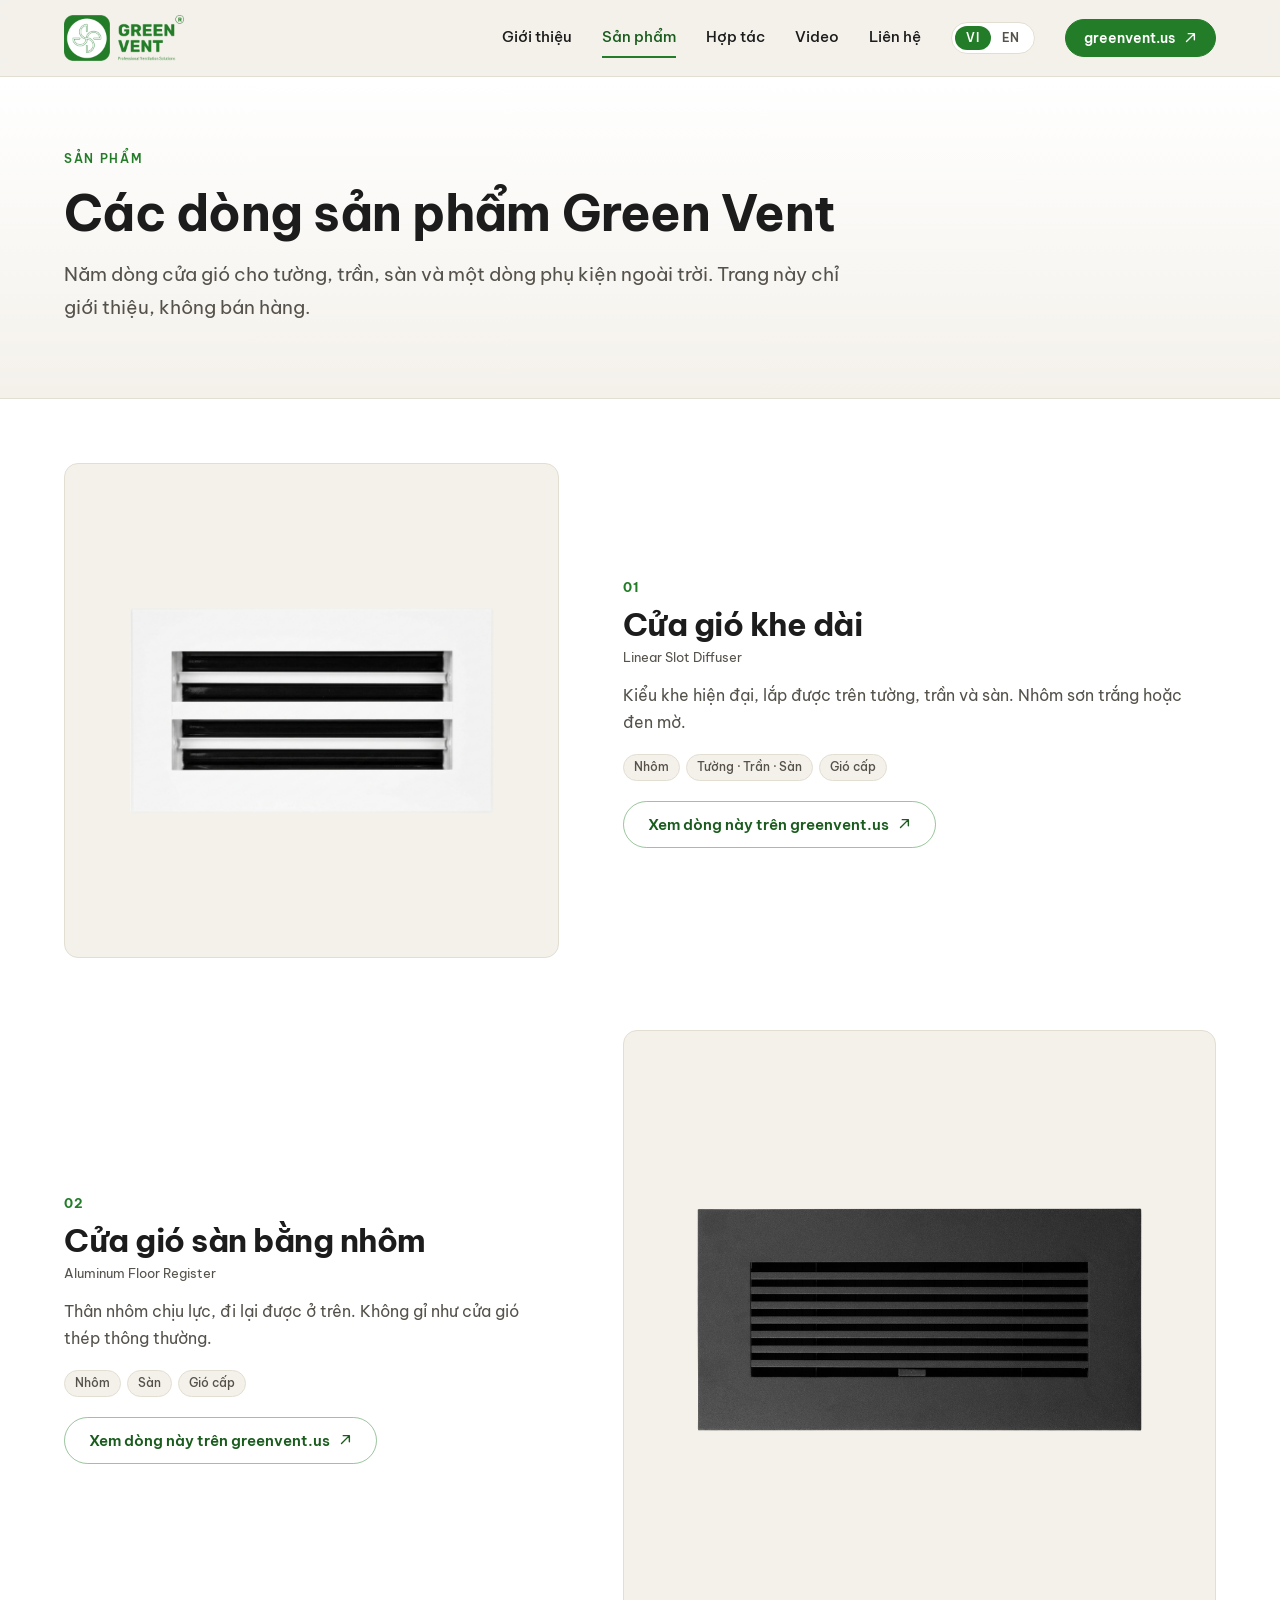
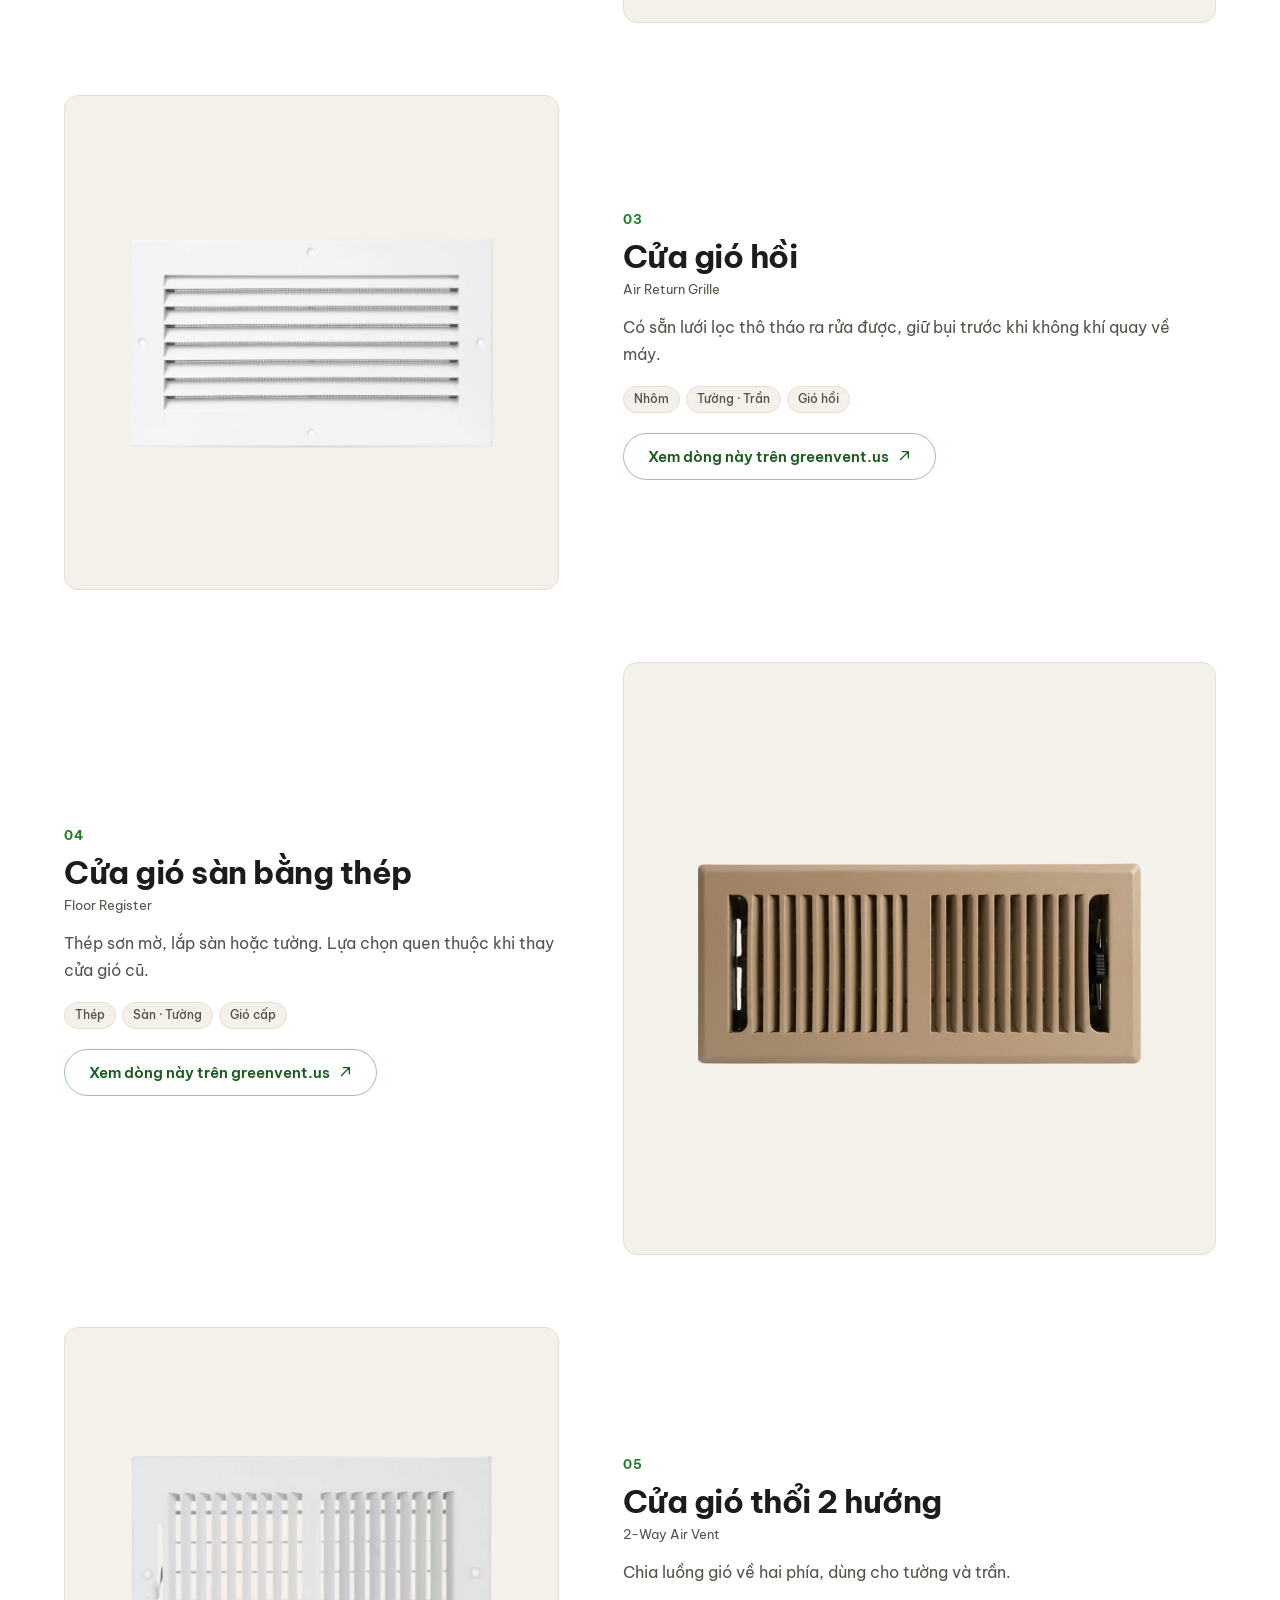
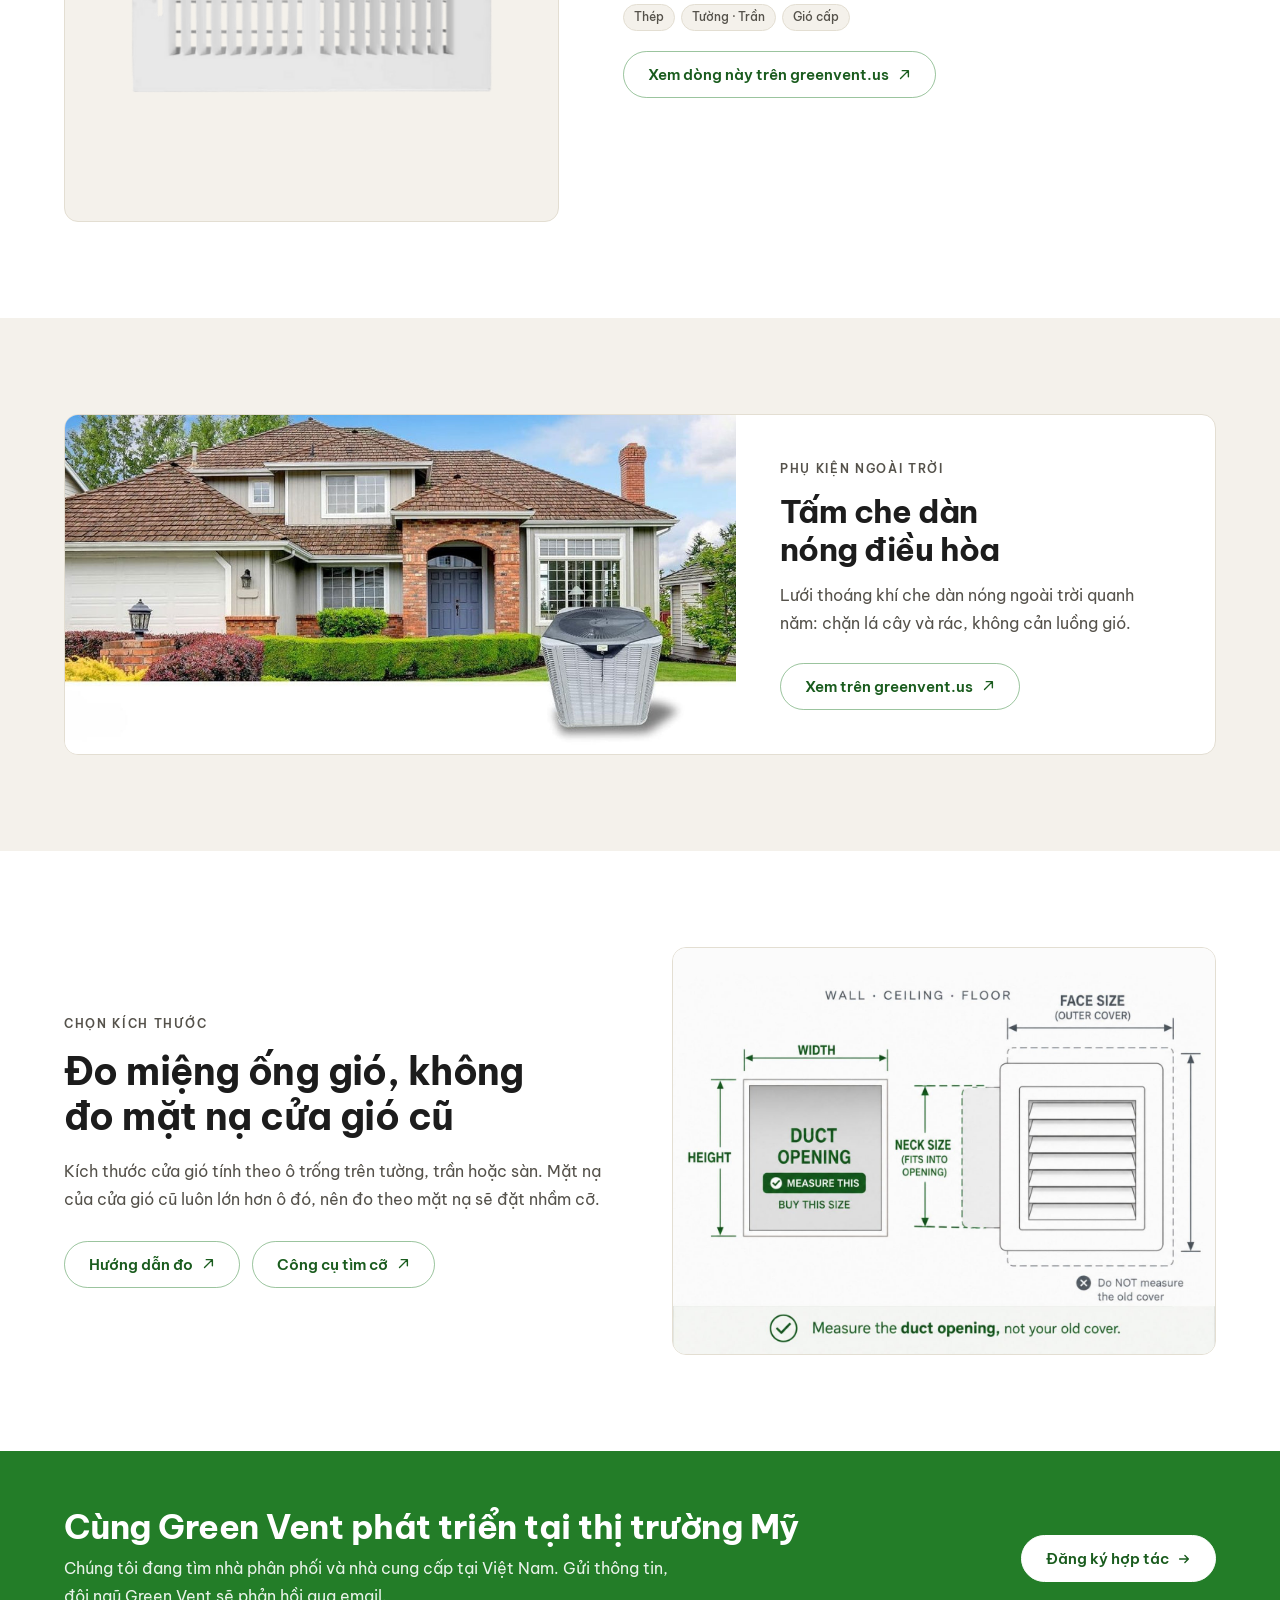
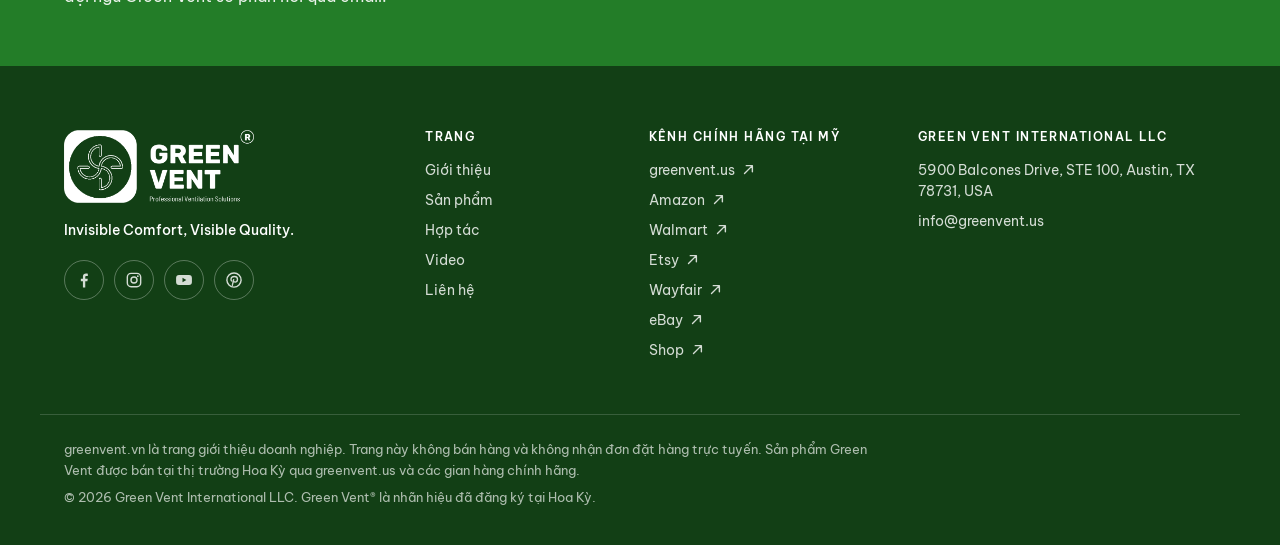
<file: san-pham.html>
<!doctype html>
<html lang="vi" class="no-js">
<head>
<meta charset="utf-8">
<meta name="viewport" content="width=device-width, initial-scale=1">
<title>Sản phẩm | Green Vent</title>
<meta name="description" content="Các dòng sản phẩm Green Vent: cửa gió khe dài, miệng gió sàn nhôm, cửa gió hồi, cửa gió thép, cửa gió 2 hướng, tấm che dàn nóng.">
<link rel="canonical" href="https://greenvent.vn/san-pham.html">
<link rel="alternate" hreflang="vi" href="https://greenvent.vn/san-pham.html">
<link rel="alternate" hreflang="en" href="https://greenvent.vn/en/products.html">
<link rel="alternate" hreflang="x-default" href="https://greenvent.vn/san-pham.html">
<meta property="og:type" content="website">
<meta property="og:title" content="Sản phẩm | Green Vent">
<meta property="og:description" content="Các dòng sản phẩm Green Vent: cửa gió khe dài, miệng gió sàn nhôm, cửa gió hồi, cửa gió thép, cửa gió 2 hướng, tấm che dàn nóng.">
<meta property="og:image" content="https://greenvent.vn/assets/img/hero.jpg">
<meta property="og:url" content="https://greenvent.vn/san-pham.html">
<link rel="icon" href="assets/img/favicon.png">
<link rel="preconnect" href="https://fonts.googleapis.com">
<link rel="preconnect" href="https://fonts.gstatic.com" crossorigin>
<link href="https://fonts.googleapis.com/css2?family=Be+Vietnam+Pro:wght@400;500;600;700&family=DM+Sans:opsz,wght@9..40,400;9..40,500;9..40,600;9..40,700&display=swap" rel="stylesheet">
<link rel="stylesheet" href="assets/style.css">
<script>document.documentElement.className='js'</script>
</head>
<body>
<a class="skip" href="#main">Bỏ qua, tới nội dung</a>
<header class="hdr">
  <div class="wrap hdr__in">
    <a class="hdr__logo" href="index.html" aria-label="Green Vent"><img src="assets/img/logo.png" alt="Green Vent — Professional Ventilation Solutions" width="720" height="276"></a>
    <button class="hdr__burger" aria-expanded="false" aria-controls="nav" aria-label="Menu"><span></span><span></span><span></span></button>
    <nav class="nav" id="nav">
      <a href="gioi-thieu.html">Giới thiệu</a><a href="san-pham.html" aria-current=page>Sản phẩm</a><a href="hop-tac.html">Hợp tác</a><a href="video.html">Video</a><a href="lien-he.html">Liên hệ</a>
      <span class="lang" aria-label="Ngôn ngữ">
        <a href="san-pham.html" lang="vi" aria-current="true">VI</a>
        <a href="en/products.html" lang="en">EN</a>
      </span>
      <a class="btn btn--sm" href="https://www.greenvent.us/" target="_blank" rel="noopener">greenvent.us<svg class="i-ext" viewBox="0 0 16 16" aria-hidden="true"><path d="M6 3h7v7M13 3 4 12" fill="none" stroke="currentColor" stroke-width="1.6" stroke-linecap="round" stroke-linejoin="round"/></svg></a>
    </nav>
  </div>
</header>
<main id="main">
<section class="phead">
  <div class="wrap">
    <p class="eyebrow">Sản phẩm</p>
    <h1>Các dòng sản phẩm Green Vent</h1>
    <p class="lead">Năm dòng cửa gió cho tường, trần, sàn và một dòng phụ kiện ngoài trời. Trang này chỉ giới thiệu, không bán hàng.</p>
  </div>
</section>

<section class="sec sec--tight sec--white">
  <div class="wrap prows"><article class="prow rv">
  <div class="prow__img"><img src="assets/img/line-lsd.png" alt="Cửa gió khe dài" width="900" height="900" loading="lazy"></div>
  <div class="prow__txt">
    <span class="val__n">01</span>
    <h2>Cửa gió khe dài</h2><p class="pcard__en">Linear Slot Diffuser</p>
    <p>Kiểu khe hiện đại, lắp được trên tường, trần và sàn. Nhôm sơn trắng hoặc đen mờ.</p>
    <ul class="tags"><li>Nhôm</li><li>Tường · Trần · Sàn</li><li>Gió cấp</li></ul>
    <a class="btn btn--ghost" href="https://www.greenvent.us/collections/linear-slot-diffuser" target="_blank" rel="noopener">Xem dòng này trên greenvent.us<svg class="i-ext" viewBox="0 0 16 16" aria-hidden="true"><path d="M6 3h7v7M13 3 4 12" fill="none" stroke="currentColor" stroke-width="1.6" stroke-linecap="round" stroke-linejoin="round"/></svg></a>
  </div>
</article><article class="prow rv prow--rev">
  <div class="prow__img"><img src="assets/img/line-afl.png" alt="Cửa gió sàn bằng nhôm" width="900" height="900" loading="lazy"></div>
  <div class="prow__txt">
    <span class="val__n">02</span>
    <h2>Cửa gió sàn bằng nhôm</h2><p class="pcard__en">Aluminum Floor Register</p>
    <p>Thân nhôm chịu lực, đi lại được ở trên. Không gỉ như cửa gió thép thông thường.</p>
    <ul class="tags"><li>Nhôm</li><li>Sàn</li><li>Gió cấp</li></ul>
    <a class="btn btn--ghost" href="https://www.greenvent.us/collections/aluminum-floor-register" target="_blank" rel="noopener">Xem dòng này trên greenvent.us<svg class="i-ext" viewBox="0 0 16 16" aria-hidden="true"><path d="M6 3h7v7M13 3 4 12" fill="none" stroke="currentColor" stroke-width="1.6" stroke-linecap="round" stroke-linejoin="round"/></svg></a>
  </div>
</article><article class="prow rv">
  <div class="prow__img"><img src="assets/img/line-arg.png" alt="Cửa gió hồi" width="900" height="900" loading="lazy"></div>
  <div class="prow__txt">
    <span class="val__n">03</span>
    <h2>Cửa gió hồi</h2><p class="pcard__en">Air Return Grille</p>
    <p>Có sẵn lưới lọc thô tháo ra rửa được, giữ bụi trước khi không khí quay về máy.</p>
    <ul class="tags"><li>Nhôm</li><li>Tường · Trần</li><li>Gió hồi</li></ul>
    <a class="btn btn--ghost" href="https://www.greenvent.us/collections/air-return-grille" target="_blank" rel="noopener">Xem dòng này trên greenvent.us<svg class="i-ext" viewBox="0 0 16 16" aria-hidden="true"><path d="M6 3h7v7M13 3 4 12" fill="none" stroke="currentColor" stroke-width="1.6" stroke-linecap="round" stroke-linejoin="round"/></svg></a>
  </div>
</article><article class="prow rv prow--rev">
  <div class="prow__img"><img src="assets/img/line-sfl.png" alt="Cửa gió sàn bằng thép" width="900" height="900" loading="lazy"></div>
  <div class="prow__txt">
    <span class="val__n">04</span>
    <h2>Cửa gió sàn bằng thép</h2><p class="pcard__en">Floor Register</p>
    <p>Thép sơn mờ, lắp sàn hoặc tường. Lựa chọn quen thuộc khi thay cửa gió cũ.</p>
    <ul class="tags"><li>Thép</li><li>Sàn · Tường</li><li>Gió cấp</li></ul>
    <a class="btn btn--ghost" href="https://www.greenvent.us/collections/floor-register" target="_blank" rel="noopener">Xem dòng này trên greenvent.us<svg class="i-ext" viewBox="0 0 16 16" aria-hidden="true"><path d="M6 3h7v7M13 3 4 12" fill="none" stroke="currentColor" stroke-width="1.6" stroke-linecap="round" stroke-linejoin="round"/></svg></a>
  </div>
</article><article class="prow rv">
  <div class="prow__img"><img src="assets/img/line-2ws.png" alt="Cửa gió thổi 2 hướng" width="900" height="900" loading="lazy"></div>
  <div class="prow__txt">
    <span class="val__n">05</span>
    <h2>Cửa gió thổi 2 hướng</h2><p class="pcard__en">2-Way Air Vent</p>
    <p>Chia luồng gió về hai phía, dùng cho tường và trần.</p>
    <ul class="tags"><li>Thép</li><li>Tường · Trần</li><li>Gió cấp</li></ul>
    <a class="btn btn--ghost" href="https://www.greenvent.us/collections/2-way-air-vent-covers" target="_blank" rel="noopener">Xem dòng này trên greenvent.us<svg class="i-ext" viewBox="0 0 16 16" aria-hidden="true"><path d="M6 3h7v7M13 3 4 12" fill="none" stroke="currentColor" stroke-width="1.6" stroke-linecap="round" stroke-linejoin="round"/></svg></a>
  </div>
</article></div>
</section>

<section class="sec">
  <div class="wrap">
    <article class="acc rv">
      <img src="assets/img/line-acc.jpg" alt="Tấm che dàn nóng điều hòa" width="1400" height="560" loading="lazy">
      <div class="acc__txt">
        <p class="eyebrow">Phụ kiện ngoài trời</p>
        <h2>Tấm che dàn nóng điều hòa</h2>
        <p>Lưới thoáng khí che dàn nóng ngoài trời quanh năm: chặn lá cây và rác, không cản luồng gió.</p>
        <a class="btn btn--ghost" href="https://www.greenvent.us/collections/air-conditioner-cover" target="_blank" rel="noopener">Xem trên greenvent.us<svg class="i-ext" viewBox="0 0 16 16" aria-hidden="true"><path d="M6 3h7v7M13 3 4 12" fill="none" stroke="currentColor" stroke-width="1.6" stroke-linecap="round" stroke-linejoin="round"/></svg></a>
      </div>
    </article>
  </div>
</section>

<section class="sec sec--white">
  <div class="wrap split">
    <div class="split__txt rv">
      <p class="eyebrow">Chọn kích thước</p>
      <h2>Đo miệng ống gió, không đo mặt nạ cửa gió cũ</h2>
      <p>Kích thước cửa gió tính theo ô trống trên tường, trần hoặc sàn. Mặt nạ của cửa gió cũ luôn lớn hơn ô đó, nên đo theo mặt nạ sẽ đặt nhầm cỡ.</p>
      <div class="btns">
        <a class="btn btn--ghost" href="https://www.greenvent.us/pages/how-to-measure-your-vent" target="_blank" rel="noopener">Hướng dẫn đo<svg class="i-ext" viewBox="0 0 16 16" aria-hidden="true"><path d="M6 3h7v7M13 3 4 12" fill="none" stroke="currentColor" stroke-width="1.6" stroke-linecap="round" stroke-linejoin="round"/></svg></a>
        <a class="btn btn--ghost" href="https://www.greenvent.us/pages/vent-size-finder" target="_blank" rel="noopener">Công cụ tìm cỡ<svg class="i-ext" viewBox="0 0 16 16" aria-hidden="true"><path d="M6 3h7v7M13 3 4 12" fill="none" stroke="currentColor" stroke-width="1.6" stroke-linecap="round" stroke-linejoin="round"/></svg></a>
      </div>
    </div>
    <figure class="split__img split__img--fit rv"><img src="assets/img/measure.jpg" alt="Sơ đồ: đo miệng ống gió, không đo mặt nạ cửa gió cũ" width="1400" height="1050" loading="lazy"></figure>
  </div>
</section>
<section class="band">
  <div class="wrap band__in rv">
    <div>
      <h2>Cùng Green Vent phát triển tại thị trường Mỹ</h2>
      <p>Chúng tôi đang tìm nhà phân phối và nhà cung cấp tại Việt Nam. Gửi thông tin, đội ngũ Green Vent sẽ phản hồi qua email.</p>
    </div>
    <a class="btn btn--light" href="hop-tac.html#form">Đăng ký hợp tác<svg class="i-ext" viewBox="0 0 16 16" aria-hidden="true"><path d="M3 8h10M9 4l4 4-4 4" fill="none" stroke="currentColor" stroke-width="1.6" stroke-linecap="round" stroke-linejoin="round"/></svg></a>
  </div>
</section>
</main>
<footer class="ftr">
  <div class="wrap ftr__grid">
    <div class="ftr__brand">
      <img src="assets/img/logo-white.png" alt="Green Vent" width="720" height="276" loading="lazy">
      <p>Invisible Comfort, Visible Quality.</p>
      <div class="social social--light"><a href="https://www.facebook.com/greenvent.llc" target="_blank" rel="noopener" aria-label="Facebook"><svg viewBox="0 0 24 24" aria-hidden="true"><path d="M13.500 21v-7.500h2.600l.4-3h-3V8.600c0-.9.300-1.500 1.600-1.500h1.500V4.400c-.3 0-1.200-.1-2.200-.1-2.200 0-3.700 1.300-3.700 3.800v2.400H8.200v3h2.500V21z" fill="currentColor"/></svg></a><a href="https://www.instagram.com/greenvent.llc" target="_blank" rel="noopener" aria-label="Instagram"><svg viewBox="0 0 24 24" aria-hidden="true"><rect x="4" y="4" width="16" height="16" rx="4.500" fill="none" stroke="currentColor" stroke-width="1.700"/><circle cx="12" cy="12" r="3.600" fill="none" stroke="currentColor" stroke-width="1.700"/><circle cx="16.600" cy="7.400" r="1" fill="currentColor"/></svg></a><a href="https://www.youtube.com/@GREENVENTJSC" target="_blank" rel="noopener" aria-label="Youtube"><svg viewBox="0 0 24 24" aria-hidden="true"><rect x="2.500" y="6" width="19" height="12" rx="3.500" fill="currentColor"/><path d="M10.200 9.300v5.400l4.600-2.700z" fill="var(--icon-cut,#fff)"/></svg></a><a href="https://www.pinterest.com/green_vent/" target="_blank" rel="noopener" aria-label="Pinterest"><svg viewBox="0 0 24 24" aria-hidden="true"><circle cx="12" cy="12" r="8.500" fill="none" stroke="currentColor" stroke-width="1.700"/><path d="M10 18.500l1.600-7M11.300 13.200c.4.900 1.200 1.300 2 1.300 1.700 0 2.900-1.500 2.900-3.400 0-1.900-1.500-3.300-3.800-3.300-2.500 0-4 1.700-4 3.500 0 .8.300 1.500.9 1.900" fill="none" stroke="currentColor" stroke-width="1.600" stroke-linecap="round"/></svg></a></div>
    </div>
    <div>
      <h3>Trang</h3>
      <ul><li><a href="gioi-thieu.html">Giới thiệu</a></li><li><a href="san-pham.html">Sản phẩm</a></li><li><a href="hop-tac.html">Hợp tác</a></li><li><a href="video.html">Video</a></li><li><a href="lien-he.html">Liên hệ</a></li></ul>
    </div>
    <div>
      <h3>Kênh chính hãng tại Mỹ</h3>
      <ul>
        <li><a class="link-ext" href="https://www.greenvent.us/" target="_blank" rel="noopener">greenvent.us<svg class="i-ext" viewBox="0 0 16 16" aria-hidden="true"><path d="M6 3h7v7M13 3 4 12" fill="none" stroke="currentColor" stroke-width="1.6" stroke-linecap="round" stroke-linejoin="round"/></svg></a></li>
        <li><a class="link-ext" href="https://www.amazon.com/stores/GREENVENT/page/6C968DF8-DB8E-4FC6-B8CF-2FFE6A552597" target="_blank" rel="noopener">Amazon<svg class="i-ext" viewBox="0 0 16 16" aria-hidden="true"><path d="M6 3h7v7M13 3 4 12" fill="none" stroke="currentColor" stroke-width="1.6" stroke-linecap="round" stroke-linejoin="round"/></svg></a></li>
        <li><a class="link-ext" href="https://www.walmart.com/seller/103036812/cp/shopall" target="_blank" rel="noopener">Walmart<svg class="i-ext" viewBox="0 0 16 16" aria-hidden="true"><path d="M6 3h7v7M13 3 4 12" fill="none" stroke="currentColor" stroke-width="1.6" stroke-linecap="round" stroke-linejoin="round"/></svg></a></li>
        <li><a class="link-ext" href="https://www.etsy.com/shop/GreenVent" target="_blank" rel="noopener">Etsy<svg class="i-ext" viewBox="0 0 16 16" aria-hidden="true"><path d="M6 3h7v7M13 3 4 12" fill="none" stroke="currentColor" stroke-width="1.6" stroke-linecap="round" stroke-linejoin="round"/></svg></a></li>
        <li><a class="link-ext" href="https://www.wayfair.com/keyword.php?keyword=green+vent+air+vent+cover" target="_blank" rel="noopener">Wayfair<svg class="i-ext" viewBox="0 0 16 16" aria-hidden="true"><path d="M6 3h7v7M13 3 4 12" fill="none" stroke="currentColor" stroke-width="1.6" stroke-linecap="round" stroke-linejoin="round"/></svg></a></li>
        <li><a class="link-ext" href="https://www.ebay.com/sch/i.html?_nkw=green+vent+air+vent+cover" target="_blank" rel="noopener">eBay<svg class="i-ext" viewBox="0 0 16 16" aria-hidden="true"><path d="M6 3h7v7M13 3 4 12" fill="none" stroke="currentColor" stroke-width="1.6" stroke-linecap="round" stroke-linejoin="round"/></svg></a></li>
        <li><a class="link-ext" href="https://shop.com/m/greenvent" target="_blank" rel="noopener">Shop<svg class="i-ext" viewBox="0 0 16 16" aria-hidden="true"><path d="M6 3h7v7M13 3 4 12" fill="none" stroke="currentColor" stroke-width="1.6" stroke-linecap="round" stroke-linejoin="round"/></svg></a></li>
      </ul>
    </div>
    <div>
      <h3>Green Vent International LLC</h3>
      <ul class="ftr__contact">
        <li>5900 Balcones Drive, STE 100, Austin, TX 78731, USA</li>
        <li><a href="mailto:info@greenvent.us">info@greenvent.us</a></li>
      </ul>
    </div>
  </div>
  <div class="wrap ftr__note">
    <p>greenvent.vn là trang giới thiệu doanh nghiệp. Trang này không bán hàng và không nhận đơn đặt hàng trực tuyến. Sản phẩm Green Vent được bán tại thị trường Hoa Kỳ qua greenvent.us và các gian hàng chính hãng.</p>
    <p>© 2026 Green Vent International LLC. Green Vent® là nhãn hiệu đã đăng ký tại Hoa Kỳ.</p>
  </div>
</footer>
<script src="assets/site.js" defer></script>
</body>
</html>
</file>
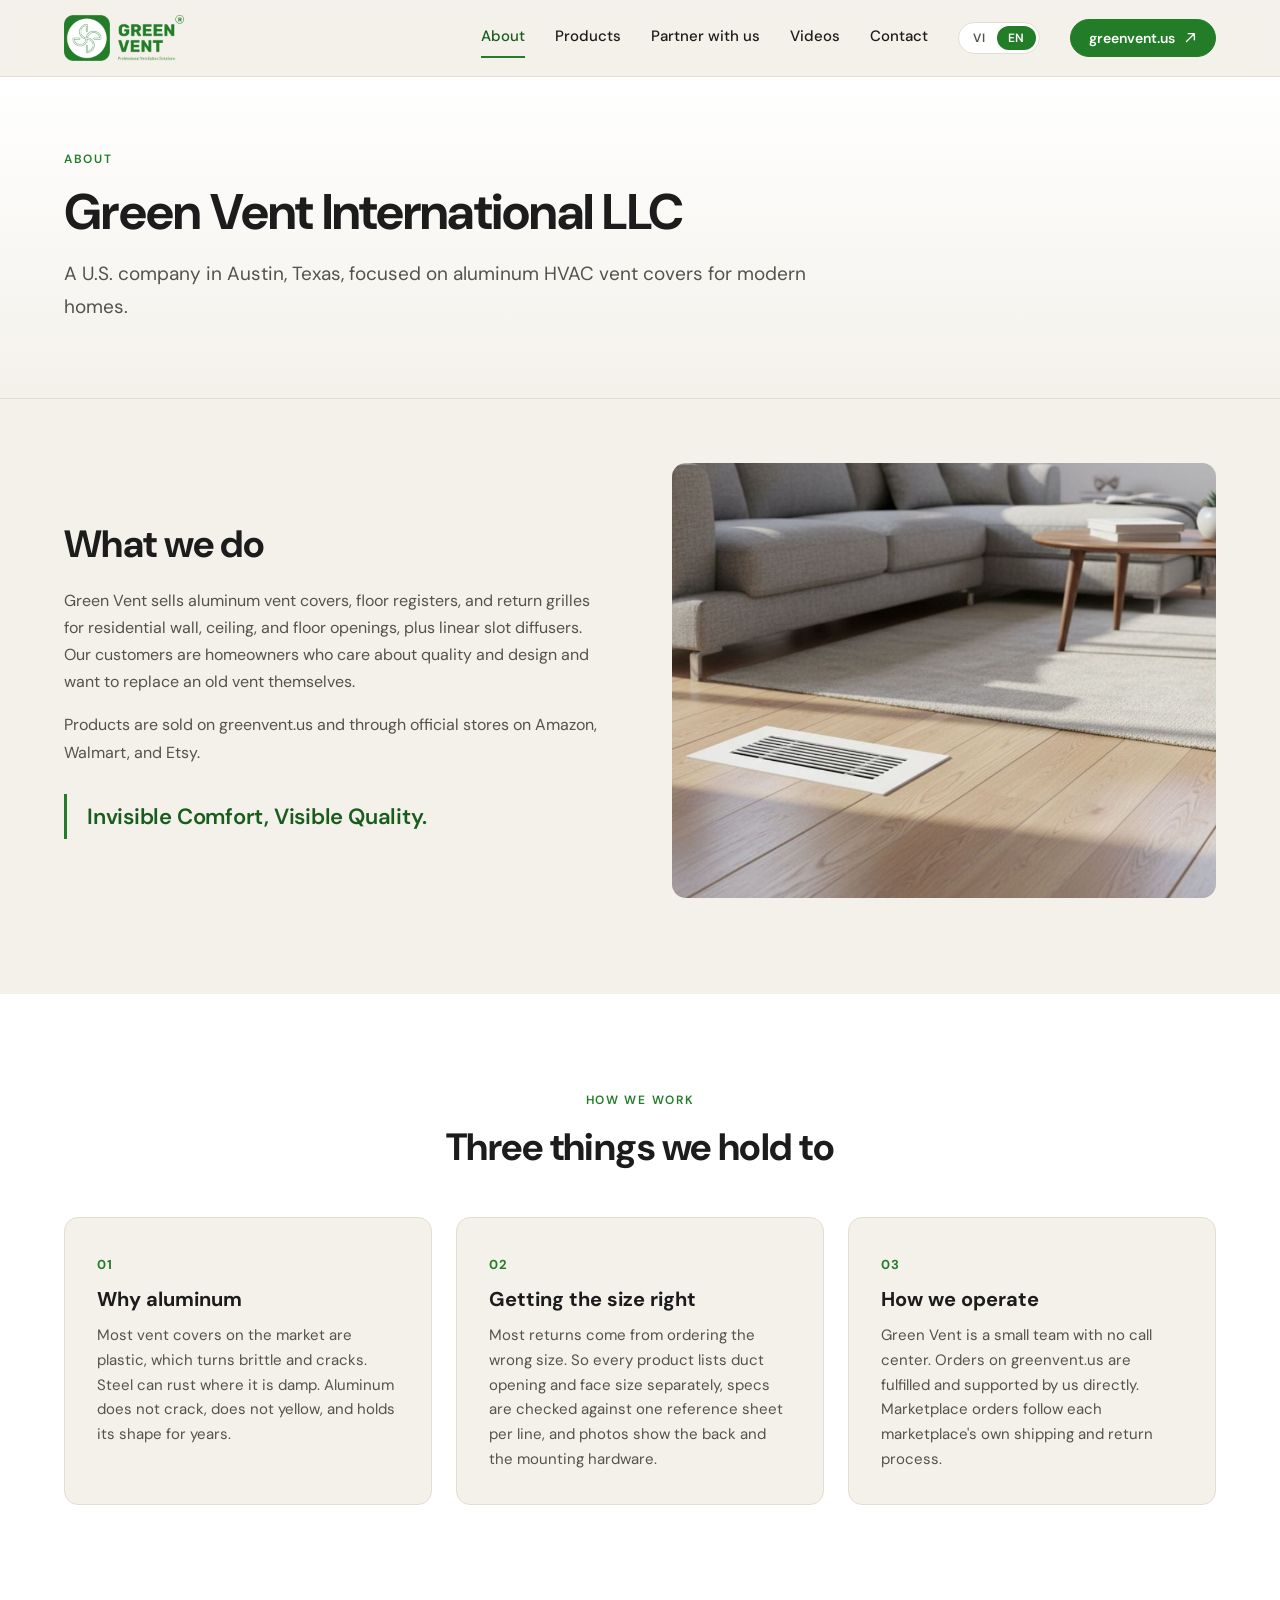
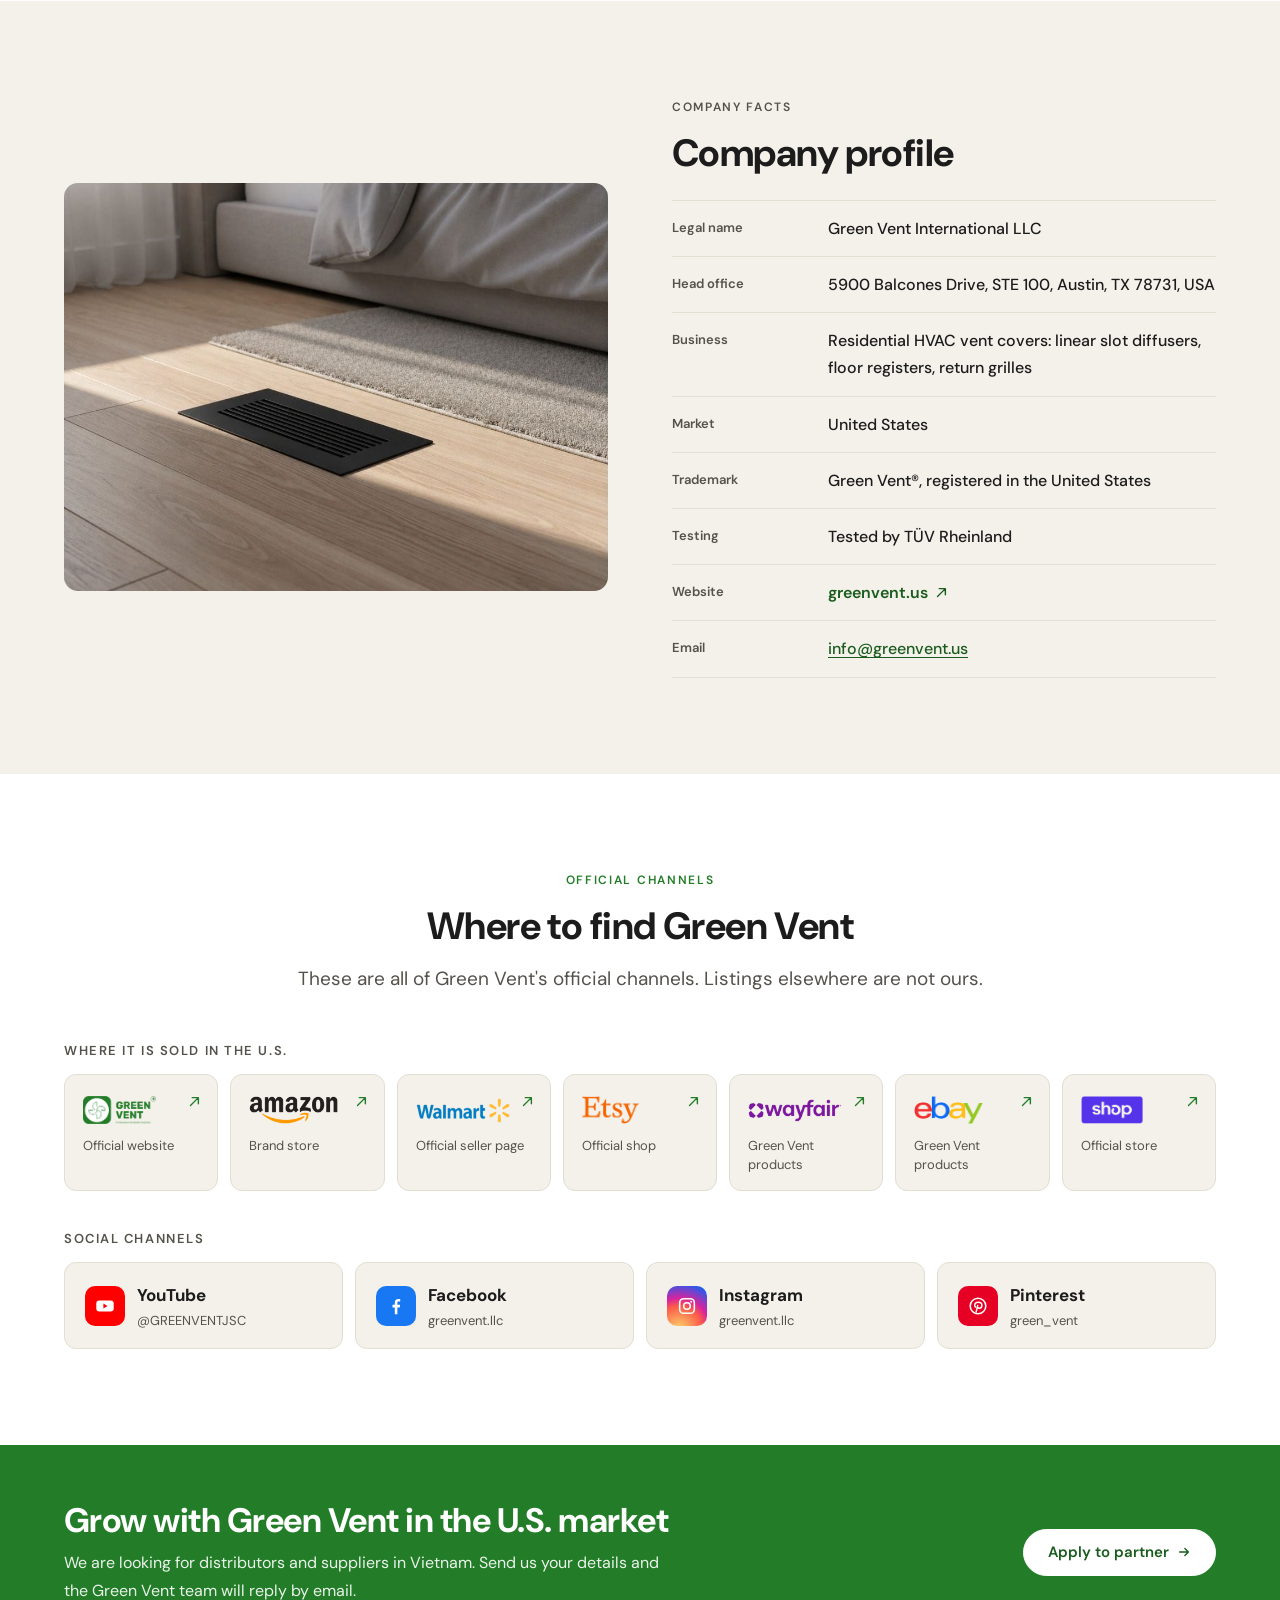
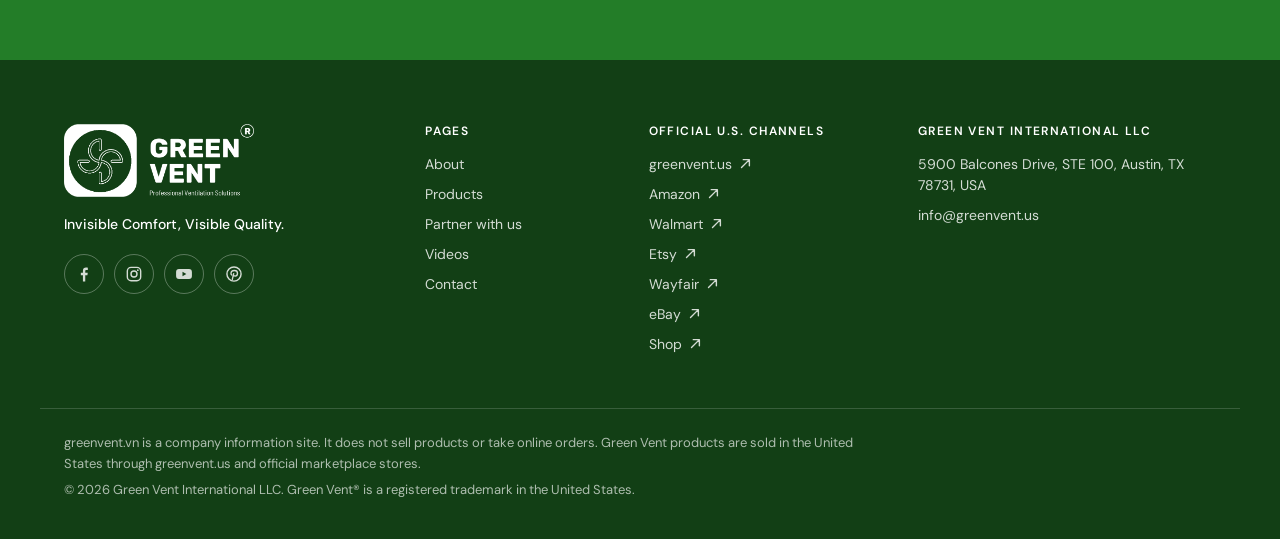
<file: en/about.html>
<!doctype html>
<html lang="en" class="no-js">
<head>
<meta charset="utf-8">
<meta name="viewport" content="width=device-width, initial-scale=1">
<title>About | Green Vent International LLC</title>
<meta name="description" content="Green Vent International LLC: a U.S. company in Austin, Texas, focused on aluminum HVAC vent covers for homes.">
<link rel="canonical" href="https://greenvent.vn/en/about.html">
<link rel="alternate" hreflang="vi" href="https://greenvent.vn/gioi-thieu.html">
<link rel="alternate" hreflang="en" href="https://greenvent.vn/en/about.html">
<link rel="alternate" hreflang="x-default" href="https://greenvent.vn/gioi-thieu.html">
<meta property="og:type" content="website">
<meta property="og:title" content="About | Green Vent International LLC">
<meta property="og:description" content="Green Vent International LLC: a U.S. company in Austin, Texas, focused on aluminum HVAC vent covers for homes.">
<meta property="og:image" content="https://greenvent.vn/assets/img/hero.jpg">
<meta property="og:url" content="https://greenvent.vn/en/about.html">
<link rel="icon" href="../assets/img/favicon.png">
<link rel="preconnect" href="https://fonts.googleapis.com">
<link rel="preconnect" href="https://fonts.gstatic.com" crossorigin>
<link href="https://fonts.googleapis.com/css2?family=Be+Vietnam+Pro:wght@400;500;600;700&family=DM+Sans:opsz,wght@9..40,400;9..40,500;9..40,600;9..40,700&display=swap" rel="stylesheet">
<link rel="stylesheet" href="../assets/style.css">
<script>document.documentElement.className='js'</script>
</head>
<body>
<a class="skip" href="#main">Skip to content</a>
<header class="hdr">
  <div class="wrap hdr__in">
    <a class="hdr__logo" href="index.html" aria-label="Green Vent"><img src="../assets/img/logo.png" alt="Green Vent — Professional Ventilation Solutions" width="720" height="276"></a>
    <button class="hdr__burger" aria-expanded="false" aria-controls="nav" aria-label="Menu"><span></span><span></span><span></span></button>
    <nav class="nav" id="nav">
      <a href="about.html" aria-current=page>About</a><a href="products.html">Products</a><a href="partner.html">Partner with us</a><a href="videos.html">Videos</a><a href="contact.html">Contact</a>
      <span class="lang" aria-label="Language">
        <a href="../gioi-thieu.html" lang="vi">VI</a>
        <a href="about.html" lang="en" aria-current="true">EN</a>
      </span>
      <a class="btn btn--sm" href="https://www.greenvent.us/" target="_blank" rel="noopener">greenvent.us<svg class="i-ext" viewBox="0 0 16 16" aria-hidden="true"><path d="M6 3h7v7M13 3 4 12" fill="none" stroke="currentColor" stroke-width="1.6" stroke-linecap="round" stroke-linejoin="round"/></svg></a>
    </nav>
  </div>
</header>
<main id="main">
<section class="phead">
  <div class="wrap">
    <p class="eyebrow">About</p>
    <h1>Green Vent International LLC</h1>
    <p class="lead">A U.S. company in Austin, Texas, focused on aluminum HVAC vent covers for modern homes.</p>
  </div>
</section>

<section class="sec sec--tight">
  <div class="wrap split">
    <div class="split__txt rv">
      <h2>What we do</h2>
      <p>Green Vent sells aluminum vent covers, floor registers, and return grilles for residential wall, ceiling, and floor openings, plus linear slot diffusers. Our customers are homeowners who care about quality and design and want to replace an old vent themselves.</p>
      <p>Products are sold on greenvent.us and through official stores on Amazon, Walmart, and Etsy.</p>
      <blockquote class="tagline">Invisible Comfort, Visible Quality.</blockquote>
    </div>
    <figure class="split__img rv"><img src="../assets/img/afl-living.jpg" alt="A Green Vent aluminum floor grille in a living room" width="982" height="988" loading="lazy"></figure>
  </div>
</section>

<section class="sec sec--white">
  <div class="wrap">
    <div class="shead shead--c rv"><p class="eyebrow">How we work</p><h2>Three things we hold to</h2></div>
    <div class="vals"><article class="val rv"><span class="val__n">01</span><h3>Why aluminum</h3><p>Most vent covers on the market are plastic, which turns brittle and cracks. Steel can rust where it is damp. Aluminum does not crack, does not yellow, and holds its shape for years.</p></article><article class="val rv"><span class="val__n">02</span><h3>Getting the size right</h3><p>Most returns come from ordering the wrong size. So every product lists duct opening and face size separately, specs are checked against one reference sheet per line, and photos show the back and the mounting hardware.</p></article><article class="val rv"><span class="val__n">03</span><h3>How we operate</h3><p>Green Vent is a small team with no call center. Orders on greenvent.us are fulfilled and supported by us directly. Marketplace orders follow each marketplace's own shipping and return process.</p></article></div>
  </div>
</section>

<section class="sec">
  <div class="wrap split split--rev">
    <figure class="split__img rv"><img src="../assets/img/afl-bedroom.jpg" alt="A Green Vent aluminum floor grille in a bedroom" width="982" height="988" loading="lazy"></figure>
    <div class="split__txt rv">
      <p class="eyebrow">Company facts</p>
      <h2>Company profile</h2>
      <dl class="facts"><div><dt>Legal name</dt><dd>Green Vent International LLC</dd></div><div><dt>Head office</dt><dd>5900 Balcones Drive, STE 100, Austin, TX 78731, USA</dd></div><div><dt>Business</dt><dd>Residential HVAC vent covers: linear slot diffusers, floor registers, return grilles</dd></div><div><dt>Market</dt><dd>United States</dd></div><div><dt>Trademark</dt><dd>Green Vent®, registered in the United States</dd></div><div><dt>Testing</dt><dd>Tested by TÜV Rheinland</dd></div><div><dt>Website</dt><dd><a class="link-ext" href="https://www.greenvent.us/" target="_blank" rel="noopener">greenvent.us<svg class="i-ext" viewBox="0 0 16 16" aria-hidden="true"><path d="M6 3h7v7M13 3 4 12" fill="none" stroke="currentColor" stroke-width="1.6" stroke-linecap="round" stroke-linejoin="round"/></svg></a></dd></div><div><dt>Email</dt><dd><a href="mailto:info@greenvent.us">info@greenvent.us</a></dd></div></dl>
    </div>
  </div>
</section>

<section class="sec sec--white">
  <div class="wrap">
    <div class="shead shead--c rv"><p class="eyebrow">Official channels</p><h2>Where to find Green Vent</h2><p class="lead">These are all of Green Vent's official channels. Listings elsewhere are not ours.</p></div>
    <div class="chans">
  <div><h3 class="chans__h">Where it is sold in the U.S.</h3><div class="chans__grid"><a class="chan chan--mk rv" href="https://www.greenvent.us/" target="_blank" rel="noopener" aria-label="greenvent.us: Official website"><span class="chan__logo"><img src="../assets/img/logo.png" alt="greenvent.us" loading="lazy"></span><span class="chan__sub">Official website</span><svg class="i-ext" viewBox="0 0 16 16" aria-hidden="true"><path d="M6 3h7v7M13 3 4 12" fill="none" stroke="currentColor" stroke-width="1.6" stroke-linecap="round" stroke-linejoin="round"/></svg></a><a class="chan chan--mk rv" href="https://www.amazon.com/stores/GREENVENT/page/6C968DF8-DB8E-4FC6-B8CF-2FFE6A552597" target="_blank" rel="noopener" aria-label="Amazon: Brand store"><span class="chan__logo"><img src="../assets/img/mk-amazon.png" alt="Amazon" loading="lazy"></span><span class="chan__sub">Brand store</span><svg class="i-ext" viewBox="0 0 16 16" aria-hidden="true"><path d="M6 3h7v7M13 3 4 12" fill="none" stroke="currentColor" stroke-width="1.6" stroke-linecap="round" stroke-linejoin="round"/></svg></a><a class="chan chan--mk rv" href="https://www.walmart.com/seller/103036812/cp/shopall" target="_blank" rel="noopener" aria-label="Walmart: Official seller page"><span class="chan__logo"><img src="../assets/img/mk-walmart.png" alt="Walmart" loading="lazy"></span><span class="chan__sub">Official seller page</span><svg class="i-ext" viewBox="0 0 16 16" aria-hidden="true"><path d="M6 3h7v7M13 3 4 12" fill="none" stroke="currentColor" stroke-width="1.6" stroke-linecap="round" stroke-linejoin="round"/></svg></a><a class="chan chan--mk rv" href="https://www.etsy.com/shop/GreenVent" target="_blank" rel="noopener" aria-label="Etsy: Official shop"><span class="chan__logo"><img src="../assets/img/mk-etsy.png" alt="Etsy" loading="lazy"></span><span class="chan__sub">Official shop</span><svg class="i-ext" viewBox="0 0 16 16" aria-hidden="true"><path d="M6 3h7v7M13 3 4 12" fill="none" stroke="currentColor" stroke-width="1.6" stroke-linecap="round" stroke-linejoin="round"/></svg></a><a class="chan chan--mk rv" href="https://www.wayfair.com/keyword.php?keyword=green+vent+air+vent+cover" target="_blank" rel="noopener" aria-label="Wayfair: Green Vent products"><span class="chan__logo"><img src="../assets/img/mk-wayfair.png" alt="Wayfair" loading="lazy"></span><span class="chan__sub">Green Vent products</span><svg class="i-ext" viewBox="0 0 16 16" aria-hidden="true"><path d="M6 3h7v7M13 3 4 12" fill="none" stroke="currentColor" stroke-width="1.6" stroke-linecap="round" stroke-linejoin="round"/></svg></a><a class="chan chan--mk rv" href="https://www.ebay.com/sch/i.html?_nkw=green+vent+air+vent+cover" target="_blank" rel="noopener" aria-label="eBay: Green Vent products"><span class="chan__logo"><img src="../assets/img/mk-ebay.png" alt="eBay" loading="lazy"></span><span class="chan__sub">Green Vent products</span><svg class="i-ext" viewBox="0 0 16 16" aria-hidden="true"><path d="M6 3h7v7M13 3 4 12" fill="none" stroke="currentColor" stroke-width="1.6" stroke-linecap="round" stroke-linejoin="round"/></svg></a><a class="chan chan--mk rv" href="https://shop.com/m/greenvent" target="_blank" rel="noopener" aria-label="Shop: Official store"><span class="chan__logo"><img src="../assets/img/mk-shopapp.png" alt="Shop" loading="lazy"></span><span class="chan__sub">Official store</span><svg class="i-ext" viewBox="0 0 16 16" aria-hidden="true"><path d="M6 3h7v7M13 3 4 12" fill="none" stroke="currentColor" stroke-width="1.6" stroke-linecap="round" stroke-linejoin="round"/></svg></a></div></div>
  <div><h3 class="chans__h">Social channels</h3><div class="chans__grid chans__grid--soc"><a class="chan chan--soc rv" href="https://www.youtube.com/@GREENVENTJSC" target="_blank" rel="noopener"><span class="chan__ico chan__ico--youtube"><svg viewBox="0 0 24 24" aria-hidden="true"><rect x="2.500" y="6" width="19" height="12" rx="3.500" fill="currentColor"/><path d="M10.200 9.300v5.400l4.600-2.700z" fill="var(--icon-cut,#fff)"/></svg></span><span class="chan__name">YouTube</span><span class="chan__sub">@GREENVENTJSC</span></a><a class="chan chan--soc rv" href="https://www.facebook.com/greenvent.llc" target="_blank" rel="noopener"><span class="chan__ico chan__ico--facebook"><svg viewBox="0 0 24 24" aria-hidden="true"><path d="M13.500 21v-7.500h2.600l.4-3h-3V8.600c0-.9.300-1.500 1.600-1.500h1.500V4.400c-.3 0-1.200-.1-2.200-.1-2.200 0-3.700 1.300-3.700 3.800v2.400H8.200v3h2.500V21z" fill="currentColor"/></svg></span><span class="chan__name">Facebook</span><span class="chan__sub">greenvent.llc</span></a><a class="chan chan--soc rv" href="https://www.instagram.com/greenvent.llc" target="_blank" rel="noopener"><span class="chan__ico chan__ico--instagram"><svg viewBox="0 0 24 24" aria-hidden="true"><rect x="4" y="4" width="16" height="16" rx="4.500" fill="none" stroke="currentColor" stroke-width="1.700"/><circle cx="12" cy="12" r="3.600" fill="none" stroke="currentColor" stroke-width="1.700"/><circle cx="16.600" cy="7.400" r="1" fill="currentColor"/></svg></span><span class="chan__name">Instagram</span><span class="chan__sub">greenvent.llc</span></a><a class="chan chan--soc rv" href="https://www.pinterest.com/green_vent/" target="_blank" rel="noopener"><span class="chan__ico chan__ico--pinterest"><svg viewBox="0 0 24 24" aria-hidden="true"><circle cx="12" cy="12" r="8.500" fill="none" stroke="currentColor" stroke-width="1.700"/><path d="M10 18.500l1.600-7M11.300 13.200c.4.900 1.200 1.300 2 1.300 1.700 0 2.900-1.500 2.900-3.400 0-1.900-1.500-3.300-3.800-3.300-2.500 0-4 1.700-4 3.500 0 .8.300 1.500.9 1.900" fill="none" stroke="currentColor" stroke-width="1.600" stroke-linecap="round"/></svg></span><span class="chan__name">Pinterest</span><span class="chan__sub">green_vent</span></a></div></div>
</div>
  </div>
</section>
<section class="band">
  <div class="wrap band__in rv">
    <div>
      <h2>Grow with Green Vent in the U.S. market</h2>
      <p>We are looking for distributors and suppliers in Vietnam. Send us your details and the Green Vent team will reply by email.</p>
    </div>
    <a class="btn btn--light" href="partner.html#form">Apply to partner<svg class="i-ext" viewBox="0 0 16 16" aria-hidden="true"><path d="M3 8h10M9 4l4 4-4 4" fill="none" stroke="currentColor" stroke-width="1.6" stroke-linecap="round" stroke-linejoin="round"/></svg></a>
  </div>
</section>
</main>
<footer class="ftr">
  <div class="wrap ftr__grid">
    <div class="ftr__brand">
      <img src="../assets/img/logo-white.png" alt="Green Vent" width="720" height="276" loading="lazy">
      <p>Invisible Comfort, Visible Quality.</p>
      <div class="social social--light"><a href="https://www.facebook.com/greenvent.llc" target="_blank" rel="noopener" aria-label="Facebook"><svg viewBox="0 0 24 24" aria-hidden="true"><path d="M13.500 21v-7.500h2.600l.4-3h-3V8.600c0-.9.300-1.500 1.600-1.500h1.500V4.400c-.3 0-1.200-.1-2.200-.1-2.200 0-3.700 1.300-3.700 3.800v2.400H8.200v3h2.500V21z" fill="currentColor"/></svg></a><a href="https://www.instagram.com/greenvent.llc" target="_blank" rel="noopener" aria-label="Instagram"><svg viewBox="0 0 24 24" aria-hidden="true"><rect x="4" y="4" width="16" height="16" rx="4.500" fill="none" stroke="currentColor" stroke-width="1.700"/><circle cx="12" cy="12" r="3.600" fill="none" stroke="currentColor" stroke-width="1.700"/><circle cx="16.600" cy="7.400" r="1" fill="currentColor"/></svg></a><a href="https://www.youtube.com/@GREENVENTJSC" target="_blank" rel="noopener" aria-label="Youtube"><svg viewBox="0 0 24 24" aria-hidden="true"><rect x="2.500" y="6" width="19" height="12" rx="3.500" fill="currentColor"/><path d="M10.200 9.300v5.400l4.600-2.700z" fill="var(--icon-cut,#fff)"/></svg></a><a href="https://www.pinterest.com/green_vent/" target="_blank" rel="noopener" aria-label="Pinterest"><svg viewBox="0 0 24 24" aria-hidden="true"><circle cx="12" cy="12" r="8.500" fill="none" stroke="currentColor" stroke-width="1.700"/><path d="M10 18.500l1.600-7M11.300 13.200c.4.900 1.200 1.300 2 1.300 1.700 0 2.900-1.500 2.900-3.400 0-1.900-1.500-3.300-3.800-3.300-2.500 0-4 1.700-4 3.500 0 .8.300 1.500.9 1.900" fill="none" stroke="currentColor" stroke-width="1.600" stroke-linecap="round"/></svg></a></div>
    </div>
    <div>
      <h3>Pages</h3>
      <ul><li><a href="about.html">About</a></li><li><a href="products.html">Products</a></li><li><a href="partner.html">Partner with us</a></li><li><a href="videos.html">Videos</a></li><li><a href="contact.html">Contact</a></li></ul>
    </div>
    <div>
      <h3>Official U.S. channels</h3>
      <ul>
        <li><a class="link-ext" href="https://www.greenvent.us/" target="_blank" rel="noopener">greenvent.us<svg class="i-ext" viewBox="0 0 16 16" aria-hidden="true"><path d="M6 3h7v7M13 3 4 12" fill="none" stroke="currentColor" stroke-width="1.6" stroke-linecap="round" stroke-linejoin="round"/></svg></a></li>
        <li><a class="link-ext" href="https://www.amazon.com/stores/GREENVENT/page/6C968DF8-DB8E-4FC6-B8CF-2FFE6A552597" target="_blank" rel="noopener">Amazon<svg class="i-ext" viewBox="0 0 16 16" aria-hidden="true"><path d="M6 3h7v7M13 3 4 12" fill="none" stroke="currentColor" stroke-width="1.6" stroke-linecap="round" stroke-linejoin="round"/></svg></a></li>
        <li><a class="link-ext" href="https://www.walmart.com/seller/103036812/cp/shopall" target="_blank" rel="noopener">Walmart<svg class="i-ext" viewBox="0 0 16 16" aria-hidden="true"><path d="M6 3h7v7M13 3 4 12" fill="none" stroke="currentColor" stroke-width="1.6" stroke-linecap="round" stroke-linejoin="round"/></svg></a></li>
        <li><a class="link-ext" href="https://www.etsy.com/shop/GreenVent" target="_blank" rel="noopener">Etsy<svg class="i-ext" viewBox="0 0 16 16" aria-hidden="true"><path d="M6 3h7v7M13 3 4 12" fill="none" stroke="currentColor" stroke-width="1.6" stroke-linecap="round" stroke-linejoin="round"/></svg></a></li>
        <li><a class="link-ext" href="https://www.wayfair.com/keyword.php?keyword=green+vent+air+vent+cover" target="_blank" rel="noopener">Wayfair<svg class="i-ext" viewBox="0 0 16 16" aria-hidden="true"><path d="M6 3h7v7M13 3 4 12" fill="none" stroke="currentColor" stroke-width="1.6" stroke-linecap="round" stroke-linejoin="round"/></svg></a></li>
        <li><a class="link-ext" href="https://www.ebay.com/sch/i.html?_nkw=green+vent+air+vent+cover" target="_blank" rel="noopener">eBay<svg class="i-ext" viewBox="0 0 16 16" aria-hidden="true"><path d="M6 3h7v7M13 3 4 12" fill="none" stroke="currentColor" stroke-width="1.6" stroke-linecap="round" stroke-linejoin="round"/></svg></a></li>
        <li><a class="link-ext" href="https://shop.com/m/greenvent" target="_blank" rel="noopener">Shop<svg class="i-ext" viewBox="0 0 16 16" aria-hidden="true"><path d="M6 3h7v7M13 3 4 12" fill="none" stroke="currentColor" stroke-width="1.6" stroke-linecap="round" stroke-linejoin="round"/></svg></a></li>
      </ul>
    </div>
    <div>
      <h3>Green Vent International LLC</h3>
      <ul class="ftr__contact">
        <li>5900 Balcones Drive, STE 100, Austin, TX 78731, USA</li>
        <li><a href="mailto:info@greenvent.us">info@greenvent.us</a></li>
      </ul>
    </div>
  </div>
  <div class="wrap ftr__note">
    <p>greenvent.vn is a company information site. It does not sell products or take online orders. Green Vent products are sold in the United States through greenvent.us and official marketplace stores.</p>
    <p>© 2026 Green Vent International LLC. Green Vent® is a registered trademark in the United States.</p>
  </div>
</footer>
<script src="../assets/site.js" defer></script>
</body>
</html>
</file>
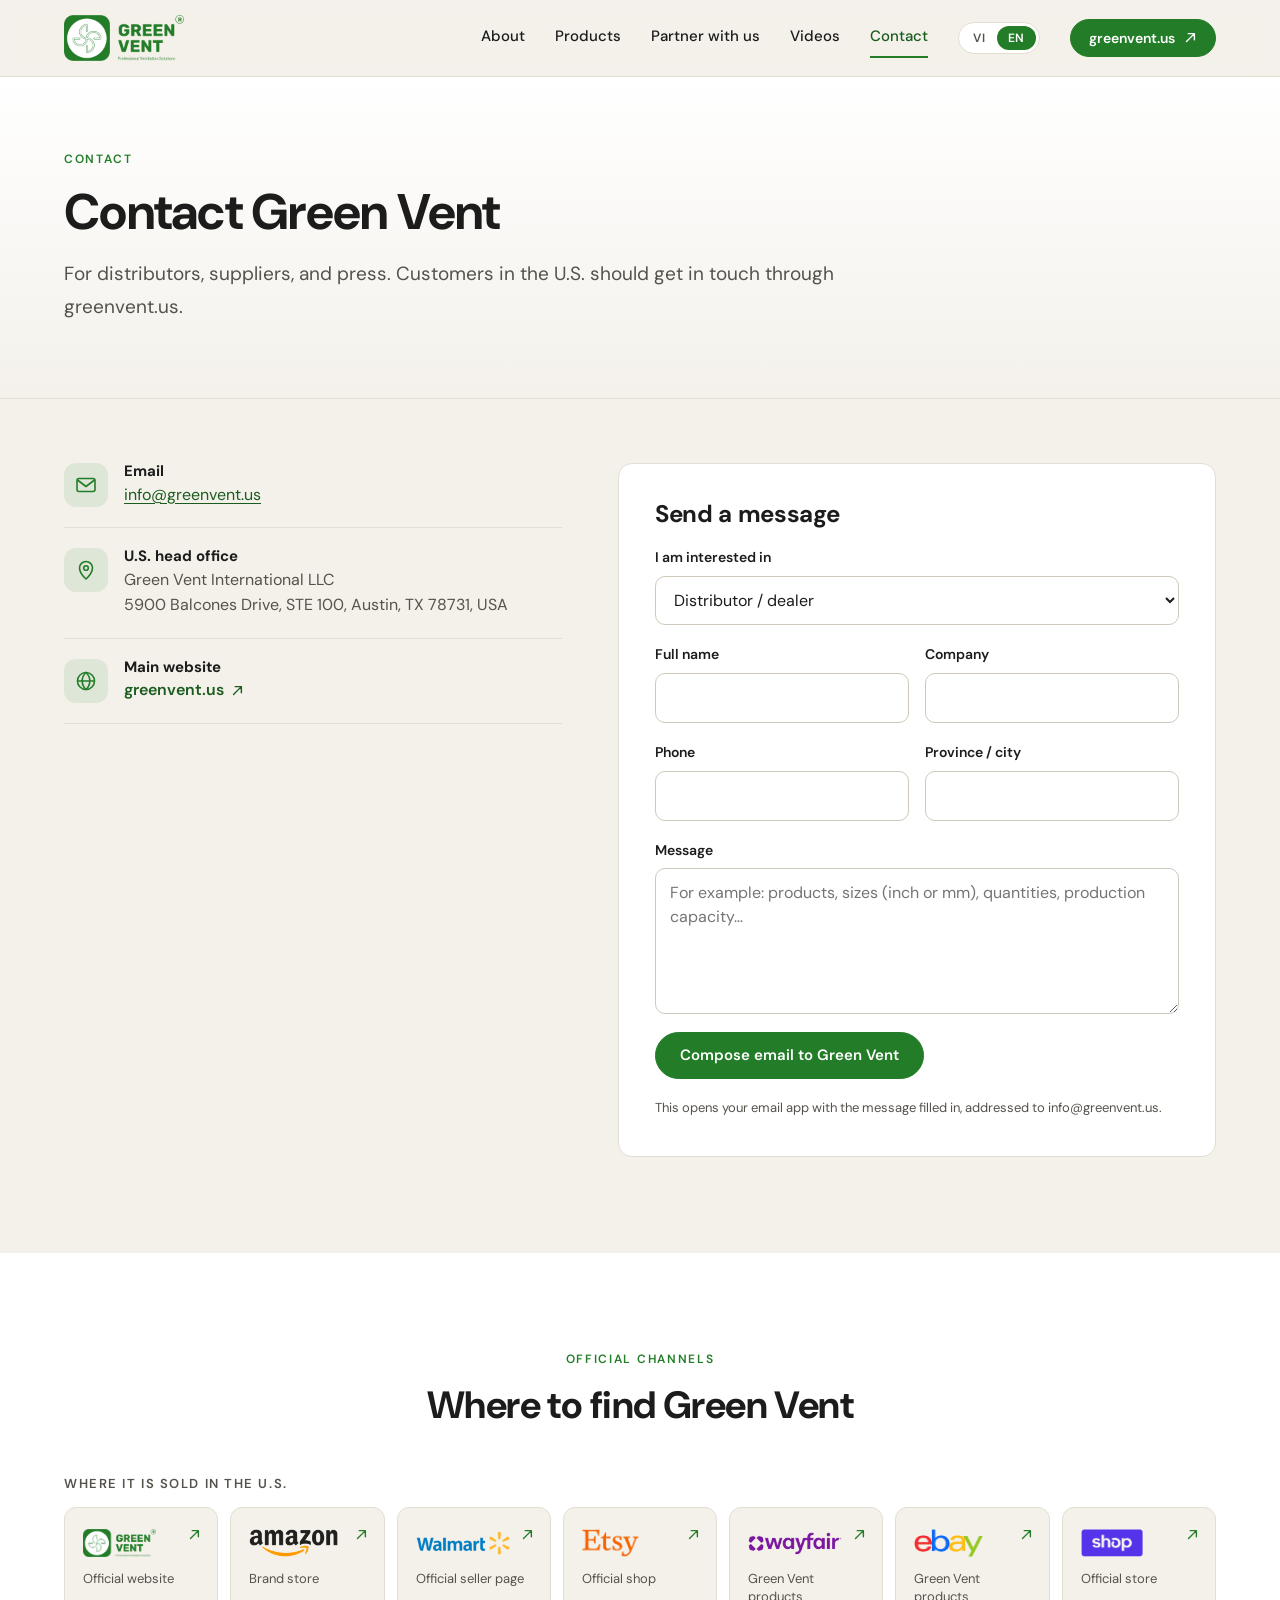
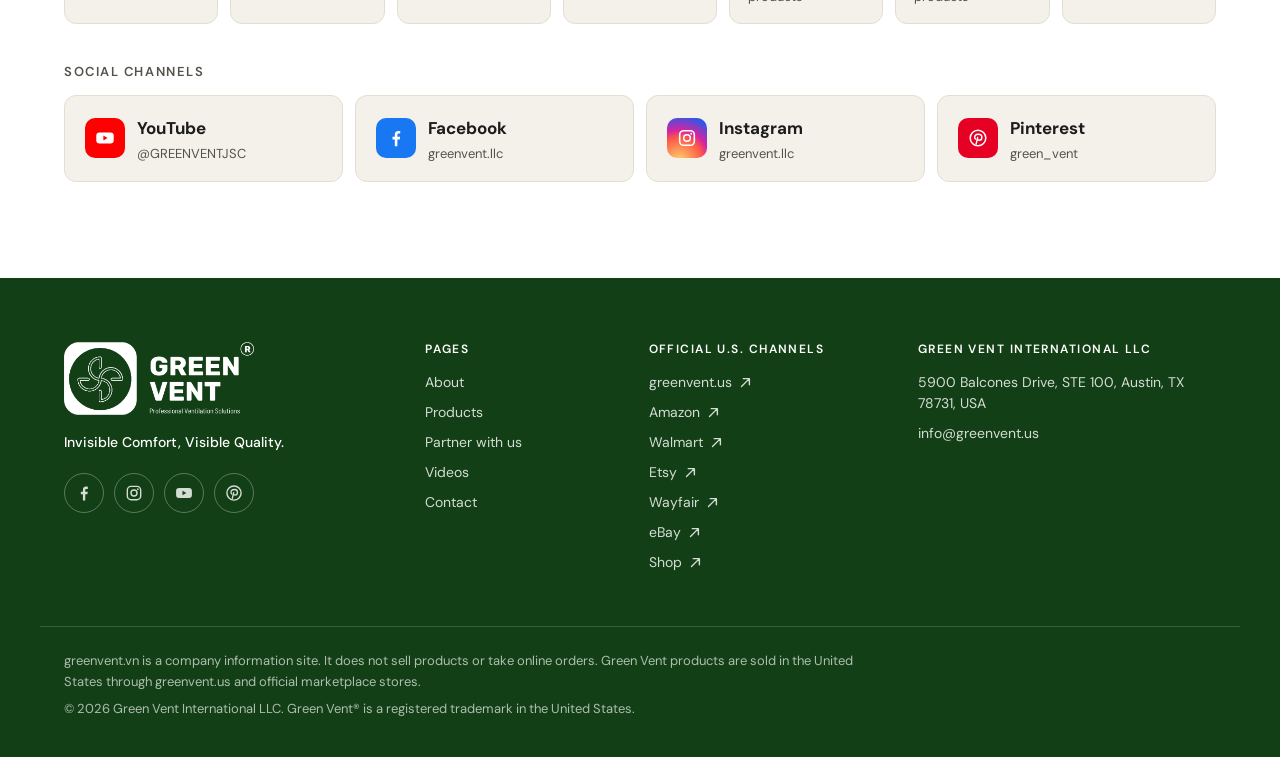
<file: en/contact.html>
<!doctype html>
<html lang="en" class="no-js">
<head>
<meta charset="utf-8">
<meta name="viewport" content="width=device-width, initial-scale=1">
<title>Contact | Green Vent</title>
<meta name="description" content="Contact Green Vent International LLC: email, head office address in Austin, Texas, and official channels.">
<link rel="canonical" href="https://greenvent.vn/en/contact.html">
<link rel="alternate" hreflang="vi" href="https://greenvent.vn/lien-he.html">
<link rel="alternate" hreflang="en" href="https://greenvent.vn/en/contact.html">
<link rel="alternate" hreflang="x-default" href="https://greenvent.vn/lien-he.html">
<meta property="og:type" content="website">
<meta property="og:title" content="Contact | Green Vent">
<meta property="og:description" content="Contact Green Vent International LLC: email, head office address in Austin, Texas, and official channels.">
<meta property="og:image" content="https://greenvent.vn/assets/img/hero.jpg">
<meta property="og:url" content="https://greenvent.vn/en/contact.html">
<link rel="icon" href="../assets/img/favicon.png">
<link rel="preconnect" href="https://fonts.googleapis.com">
<link rel="preconnect" href="https://fonts.gstatic.com" crossorigin>
<link href="https://fonts.googleapis.com/css2?family=Be+Vietnam+Pro:wght@400;500;600;700&family=DM+Sans:opsz,wght@9..40,400;9..40,500;9..40,600;9..40,700&display=swap" rel="stylesheet">
<link rel="stylesheet" href="../assets/style.css">
<script>document.documentElement.className='js'</script>
</head>
<body>
<a class="skip" href="#main">Skip to content</a>
<header class="hdr">
  <div class="wrap hdr__in">
    <a class="hdr__logo" href="index.html" aria-label="Green Vent"><img src="../assets/img/logo.png" alt="Green Vent — Professional Ventilation Solutions" width="720" height="276"></a>
    <button class="hdr__burger" aria-expanded="false" aria-controls="nav" aria-label="Menu"><span></span><span></span><span></span></button>
    <nav class="nav" id="nav">
      <a href="about.html">About</a><a href="products.html">Products</a><a href="partner.html">Partner with us</a><a href="videos.html">Videos</a><a href="contact.html" aria-current=page>Contact</a>
      <span class="lang" aria-label="Language">
        <a href="../lien-he.html" lang="vi">VI</a>
        <a href="contact.html" lang="en" aria-current="true">EN</a>
      </span>
      <a class="btn btn--sm" href="https://www.greenvent.us/" target="_blank" rel="noopener">greenvent.us<svg class="i-ext" viewBox="0 0 16 16" aria-hidden="true"><path d="M6 3h7v7M13 3 4 12" fill="none" stroke="currentColor" stroke-width="1.6" stroke-linecap="round" stroke-linejoin="round"/></svg></a>
    </nav>
  </div>
</header>
<main id="main">
<section class="phead">
  <div class="wrap">
    <p class="eyebrow">Contact</p>
    <h1>Contact Green Vent</h1>
    <p class="lead">For distributors, suppliers, and press. Customers in the U.S. should get in touch through greenvent.us.</p>
  </div>
</section>

<section class="sec sec--tight">
  <div class="wrap cgrid">
    <div class="cinfo rv">
      <div class="cinfo__it"><span class="trust__ico"><svg viewBox="0 0 24 24" aria-hidden="true"><rect x="3" y="5.500" width="18" height="13" rx="2" fill="none" stroke="currentColor" stroke-width="1.600"/><path d="M3.500 7l8.500 6.500L20.500 7" fill="none" stroke="currentColor" stroke-width="1.600" stroke-linejoin="round"/></svg></span><div><h3>Email</h3><p><a href="mailto:info@greenvent.us">info@greenvent.us</a></p></div></div>
      <div class="cinfo__it"><span class="trust__ico"><svg viewBox="0 0 24 24" aria-hidden="true"><path d="M12 21s6.500-6 6.500-11a6.500 6.500 0 0 0-13 0c0 5 6.500 11 6.500 11z" fill="none" stroke="currentColor" stroke-width="1.600" stroke-linejoin="round"/><circle cx="12" cy="10" r="2.300" fill="none" stroke="currentColor" stroke-width="1.600"/></svg></span><div><h3>U.S. head office</h3><p>Green Vent International LLC<br>5900 Balcones Drive, STE 100, Austin, TX 78731, USA</p></div></div>
      <div class="cinfo__it"><span class="trust__ico"><svg viewBox="0 0 24 24" aria-hidden="true"><circle cx="12" cy="12" r="8.500" fill="none" stroke="currentColor" stroke-width="1.600"/><path d="M3.500 12h17M12 3.500c2.500 2.300 3.800 5.100 3.800 8.500s-1.300 6.200-3.800 8.500c-2.500-2.300-3.800-5.100-3.800-8.500S9.500 5.800 12 3.500z" fill="none" stroke="currentColor" stroke-width="1.600"/></svg></span><div><h3>Main website</h3><p><a class="link-ext" href="https://www.greenvent.us/" target="_blank" rel="noopener">greenvent.us<svg class="i-ext" viewBox="0 0 16 16" aria-hidden="true"><path d="M6 3h7v7M13 3 4 12" fill="none" stroke="currentColor" stroke-width="1.6" stroke-linecap="round" stroke-linejoin="round"/></svg></a></p></div></div>
    </div>
    <form class="form rv" id="cform" data-to="info@greenvent.us" data-subject="Partnership enquiry from greenvent.vn">
      <h2>Send a message</h2>
      <label>I am interested in<select name="topic"><option value="phan-phoi">Distributor / dealer</option><option value="cung-cap">Supplier / manufacturer</option><option value="kich-thuoc">Custom-size order</option><option value="khac">Other (press, other partnership)</option></select></label>
      <div class="form__row">
        <label>Full name<input name="name" required autocomplete="name"></label>
        <label>Company<input name="company" required autocomplete="organization"></label>
      </div>
      <div class="form__row">
        <label>Phone<input name="phone" type="tel" autocomplete="tel"></label>
        <label>Province / city<input name="city" autocomplete="address-level1"></label>
      </div>
      <label>Message<textarea name="message" rows="5" required placeholder="For example: products, sizes (inch or mm), quantities, production capacity…"></textarea></label>
      <button class="btn" type="submit">Compose email to Green Vent</button>
      <p class="form__hint">This opens your email app with the message filled in, addressed to info@greenvent.us.</p>
    </form>
  </div>
</section>

<section class="sec sec--white">
  <div class="wrap">
    <div class="shead shead--c rv"><p class="eyebrow">Official channels</p><h2>Where to find Green Vent</h2></div>
    <div class="chans">
  <div><h3 class="chans__h">Where it is sold in the U.S.</h3><div class="chans__grid"><a class="chan chan--mk rv" href="https://www.greenvent.us/" target="_blank" rel="noopener" aria-label="greenvent.us: Official website"><span class="chan__logo"><img src="../assets/img/logo.png" alt="greenvent.us" loading="lazy"></span><span class="chan__sub">Official website</span><svg class="i-ext" viewBox="0 0 16 16" aria-hidden="true"><path d="M6 3h7v7M13 3 4 12" fill="none" stroke="currentColor" stroke-width="1.6" stroke-linecap="round" stroke-linejoin="round"/></svg></a><a class="chan chan--mk rv" href="https://www.amazon.com/stores/GREENVENT/page/6C968DF8-DB8E-4FC6-B8CF-2FFE6A552597" target="_blank" rel="noopener" aria-label="Amazon: Brand store"><span class="chan__logo"><img src="../assets/img/mk-amazon.png" alt="Amazon" loading="lazy"></span><span class="chan__sub">Brand store</span><svg class="i-ext" viewBox="0 0 16 16" aria-hidden="true"><path d="M6 3h7v7M13 3 4 12" fill="none" stroke="currentColor" stroke-width="1.6" stroke-linecap="round" stroke-linejoin="round"/></svg></a><a class="chan chan--mk rv" href="https://www.walmart.com/seller/103036812/cp/shopall" target="_blank" rel="noopener" aria-label="Walmart: Official seller page"><span class="chan__logo"><img src="../assets/img/mk-walmart.png" alt="Walmart" loading="lazy"></span><span class="chan__sub">Official seller page</span><svg class="i-ext" viewBox="0 0 16 16" aria-hidden="true"><path d="M6 3h7v7M13 3 4 12" fill="none" stroke="currentColor" stroke-width="1.6" stroke-linecap="round" stroke-linejoin="round"/></svg></a><a class="chan chan--mk rv" href="https://www.etsy.com/shop/GreenVent" target="_blank" rel="noopener" aria-label="Etsy: Official shop"><span class="chan__logo"><img src="../assets/img/mk-etsy.png" alt="Etsy" loading="lazy"></span><span class="chan__sub">Official shop</span><svg class="i-ext" viewBox="0 0 16 16" aria-hidden="true"><path d="M6 3h7v7M13 3 4 12" fill="none" stroke="currentColor" stroke-width="1.6" stroke-linecap="round" stroke-linejoin="round"/></svg></a><a class="chan chan--mk rv" href="https://www.wayfair.com/keyword.php?keyword=green+vent+air+vent+cover" target="_blank" rel="noopener" aria-label="Wayfair: Green Vent products"><span class="chan__logo"><img src="../assets/img/mk-wayfair.png" alt="Wayfair" loading="lazy"></span><span class="chan__sub">Green Vent products</span><svg class="i-ext" viewBox="0 0 16 16" aria-hidden="true"><path d="M6 3h7v7M13 3 4 12" fill="none" stroke="currentColor" stroke-width="1.6" stroke-linecap="round" stroke-linejoin="round"/></svg></a><a class="chan chan--mk rv" href="https://www.ebay.com/sch/i.html?_nkw=green+vent+air+vent+cover" target="_blank" rel="noopener" aria-label="eBay: Green Vent products"><span class="chan__logo"><img src="../assets/img/mk-ebay.png" alt="eBay" loading="lazy"></span><span class="chan__sub">Green Vent products</span><svg class="i-ext" viewBox="0 0 16 16" aria-hidden="true"><path d="M6 3h7v7M13 3 4 12" fill="none" stroke="currentColor" stroke-width="1.6" stroke-linecap="round" stroke-linejoin="round"/></svg></a><a class="chan chan--mk rv" href="https://shop.com/m/greenvent" target="_blank" rel="noopener" aria-label="Shop: Official store"><span class="chan__logo"><img src="../assets/img/mk-shopapp.png" alt="Shop" loading="lazy"></span><span class="chan__sub">Official store</span><svg class="i-ext" viewBox="0 0 16 16" aria-hidden="true"><path d="M6 3h7v7M13 3 4 12" fill="none" stroke="currentColor" stroke-width="1.6" stroke-linecap="round" stroke-linejoin="round"/></svg></a></div></div>
  <div><h3 class="chans__h">Social channels</h3><div class="chans__grid chans__grid--soc"><a class="chan chan--soc rv" href="https://www.youtube.com/@GREENVENTJSC" target="_blank" rel="noopener"><span class="chan__ico chan__ico--youtube"><svg viewBox="0 0 24 24" aria-hidden="true"><rect x="2.500" y="6" width="19" height="12" rx="3.500" fill="currentColor"/><path d="M10.200 9.300v5.400l4.600-2.700z" fill="var(--icon-cut,#fff)"/></svg></span><span class="chan__name">YouTube</span><span class="chan__sub">@GREENVENTJSC</span></a><a class="chan chan--soc rv" href="https://www.facebook.com/greenvent.llc" target="_blank" rel="noopener"><span class="chan__ico chan__ico--facebook"><svg viewBox="0 0 24 24" aria-hidden="true"><path d="M13.500 21v-7.500h2.600l.4-3h-3V8.600c0-.9.300-1.500 1.600-1.500h1.500V4.400c-.3 0-1.200-.1-2.200-.1-2.200 0-3.700 1.300-3.700 3.800v2.400H8.200v3h2.500V21z" fill="currentColor"/></svg></span><span class="chan__name">Facebook</span><span class="chan__sub">greenvent.llc</span></a><a class="chan chan--soc rv" href="https://www.instagram.com/greenvent.llc" target="_blank" rel="noopener"><span class="chan__ico chan__ico--instagram"><svg viewBox="0 0 24 24" aria-hidden="true"><rect x="4" y="4" width="16" height="16" rx="4.500" fill="none" stroke="currentColor" stroke-width="1.700"/><circle cx="12" cy="12" r="3.600" fill="none" stroke="currentColor" stroke-width="1.700"/><circle cx="16.600" cy="7.400" r="1" fill="currentColor"/></svg></span><span class="chan__name">Instagram</span><span class="chan__sub">greenvent.llc</span></a><a class="chan chan--soc rv" href="https://www.pinterest.com/green_vent/" target="_blank" rel="noopener"><span class="chan__ico chan__ico--pinterest"><svg viewBox="0 0 24 24" aria-hidden="true"><circle cx="12" cy="12" r="8.500" fill="none" stroke="currentColor" stroke-width="1.700"/><path d="M10 18.500l1.600-7M11.300 13.200c.4.900 1.200 1.300 2 1.300 1.700 0 2.900-1.500 2.900-3.400 0-1.900-1.500-3.300-3.800-3.300-2.500 0-4 1.700-4 3.500 0 .8.300 1.500.9 1.900" fill="none" stroke="currentColor" stroke-width="1.600" stroke-linecap="round"/></svg></span><span class="chan__name">Pinterest</span><span class="chan__sub">green_vent</span></a></div></div>
</div>
  </div>
</section>
</main>
<footer class="ftr">
  <div class="wrap ftr__grid">
    <div class="ftr__brand">
      <img src="../assets/img/logo-white.png" alt="Green Vent" width="720" height="276" loading="lazy">
      <p>Invisible Comfort, Visible Quality.</p>
      <div class="social social--light"><a href="https://www.facebook.com/greenvent.llc" target="_blank" rel="noopener" aria-label="Facebook"><svg viewBox="0 0 24 24" aria-hidden="true"><path d="M13.500 21v-7.500h2.600l.4-3h-3V8.600c0-.9.300-1.500 1.600-1.500h1.500V4.400c-.3 0-1.200-.1-2.200-.1-2.200 0-3.700 1.300-3.700 3.800v2.400H8.200v3h2.500V21z" fill="currentColor"/></svg></a><a href="https://www.instagram.com/greenvent.llc" target="_blank" rel="noopener" aria-label="Instagram"><svg viewBox="0 0 24 24" aria-hidden="true"><rect x="4" y="4" width="16" height="16" rx="4.500" fill="none" stroke="currentColor" stroke-width="1.700"/><circle cx="12" cy="12" r="3.600" fill="none" stroke="currentColor" stroke-width="1.700"/><circle cx="16.600" cy="7.400" r="1" fill="currentColor"/></svg></a><a href="https://www.youtube.com/@GREENVENTJSC" target="_blank" rel="noopener" aria-label="Youtube"><svg viewBox="0 0 24 24" aria-hidden="true"><rect x="2.500" y="6" width="19" height="12" rx="3.500" fill="currentColor"/><path d="M10.200 9.300v5.400l4.600-2.700z" fill="var(--icon-cut,#fff)"/></svg></a><a href="https://www.pinterest.com/green_vent/" target="_blank" rel="noopener" aria-label="Pinterest"><svg viewBox="0 0 24 24" aria-hidden="true"><circle cx="12" cy="12" r="8.500" fill="none" stroke="currentColor" stroke-width="1.700"/><path d="M10 18.500l1.600-7M11.300 13.200c.4.900 1.200 1.300 2 1.300 1.700 0 2.900-1.500 2.900-3.400 0-1.900-1.500-3.300-3.800-3.300-2.500 0-4 1.700-4 3.500 0 .8.300 1.500.9 1.900" fill="none" stroke="currentColor" stroke-width="1.600" stroke-linecap="round"/></svg></a></div>
    </div>
    <div>
      <h3>Pages</h3>
      <ul><li><a href="about.html">About</a></li><li><a href="products.html">Products</a></li><li><a href="partner.html">Partner with us</a></li><li><a href="videos.html">Videos</a></li><li><a href="contact.html">Contact</a></li></ul>
    </div>
    <div>
      <h3>Official U.S. channels</h3>
      <ul>
        <li><a class="link-ext" href="https://www.greenvent.us/" target="_blank" rel="noopener">greenvent.us<svg class="i-ext" viewBox="0 0 16 16" aria-hidden="true"><path d="M6 3h7v7M13 3 4 12" fill="none" stroke="currentColor" stroke-width="1.6" stroke-linecap="round" stroke-linejoin="round"/></svg></a></li>
        <li><a class="link-ext" href="https://www.amazon.com/stores/GREENVENT/page/6C968DF8-DB8E-4FC6-B8CF-2FFE6A552597" target="_blank" rel="noopener">Amazon<svg class="i-ext" viewBox="0 0 16 16" aria-hidden="true"><path d="M6 3h7v7M13 3 4 12" fill="none" stroke="currentColor" stroke-width="1.6" stroke-linecap="round" stroke-linejoin="round"/></svg></a></li>
        <li><a class="link-ext" href="https://www.walmart.com/seller/103036812/cp/shopall" target="_blank" rel="noopener">Walmart<svg class="i-ext" viewBox="0 0 16 16" aria-hidden="true"><path d="M6 3h7v7M13 3 4 12" fill="none" stroke="currentColor" stroke-width="1.6" stroke-linecap="round" stroke-linejoin="round"/></svg></a></li>
        <li><a class="link-ext" href="https://www.etsy.com/shop/GreenVent" target="_blank" rel="noopener">Etsy<svg class="i-ext" viewBox="0 0 16 16" aria-hidden="true"><path d="M6 3h7v7M13 3 4 12" fill="none" stroke="currentColor" stroke-width="1.6" stroke-linecap="round" stroke-linejoin="round"/></svg></a></li>
        <li><a class="link-ext" href="https://www.wayfair.com/keyword.php?keyword=green+vent+air+vent+cover" target="_blank" rel="noopener">Wayfair<svg class="i-ext" viewBox="0 0 16 16" aria-hidden="true"><path d="M6 3h7v7M13 3 4 12" fill="none" stroke="currentColor" stroke-width="1.6" stroke-linecap="round" stroke-linejoin="round"/></svg></a></li>
        <li><a class="link-ext" href="https://www.ebay.com/sch/i.html?_nkw=green+vent+air+vent+cover" target="_blank" rel="noopener">eBay<svg class="i-ext" viewBox="0 0 16 16" aria-hidden="true"><path d="M6 3h7v7M13 3 4 12" fill="none" stroke="currentColor" stroke-width="1.6" stroke-linecap="round" stroke-linejoin="round"/></svg></a></li>
        <li><a class="link-ext" href="https://shop.com/m/greenvent" target="_blank" rel="noopener">Shop<svg class="i-ext" viewBox="0 0 16 16" aria-hidden="true"><path d="M6 3h7v7M13 3 4 12" fill="none" stroke="currentColor" stroke-width="1.6" stroke-linecap="round" stroke-linejoin="round"/></svg></a></li>
      </ul>
    </div>
    <div>
      <h3>Green Vent International LLC</h3>
      <ul class="ftr__contact">
        <li>5900 Balcones Drive, STE 100, Austin, TX 78731, USA</li>
        <li><a href="mailto:info@greenvent.us">info@greenvent.us</a></li>
      </ul>
    </div>
  </div>
  <div class="wrap ftr__note">
    <p>greenvent.vn is a company information site. It does not sell products or take online orders. Green Vent products are sold in the United States through greenvent.us and official marketplace stores.</p>
    <p>© 2026 Green Vent International LLC. Green Vent® is a registered trademark in the United States.</p>
  </div>
</footer>
<script src="../assets/site.js" defer></script>
</body>
</html>
</file>
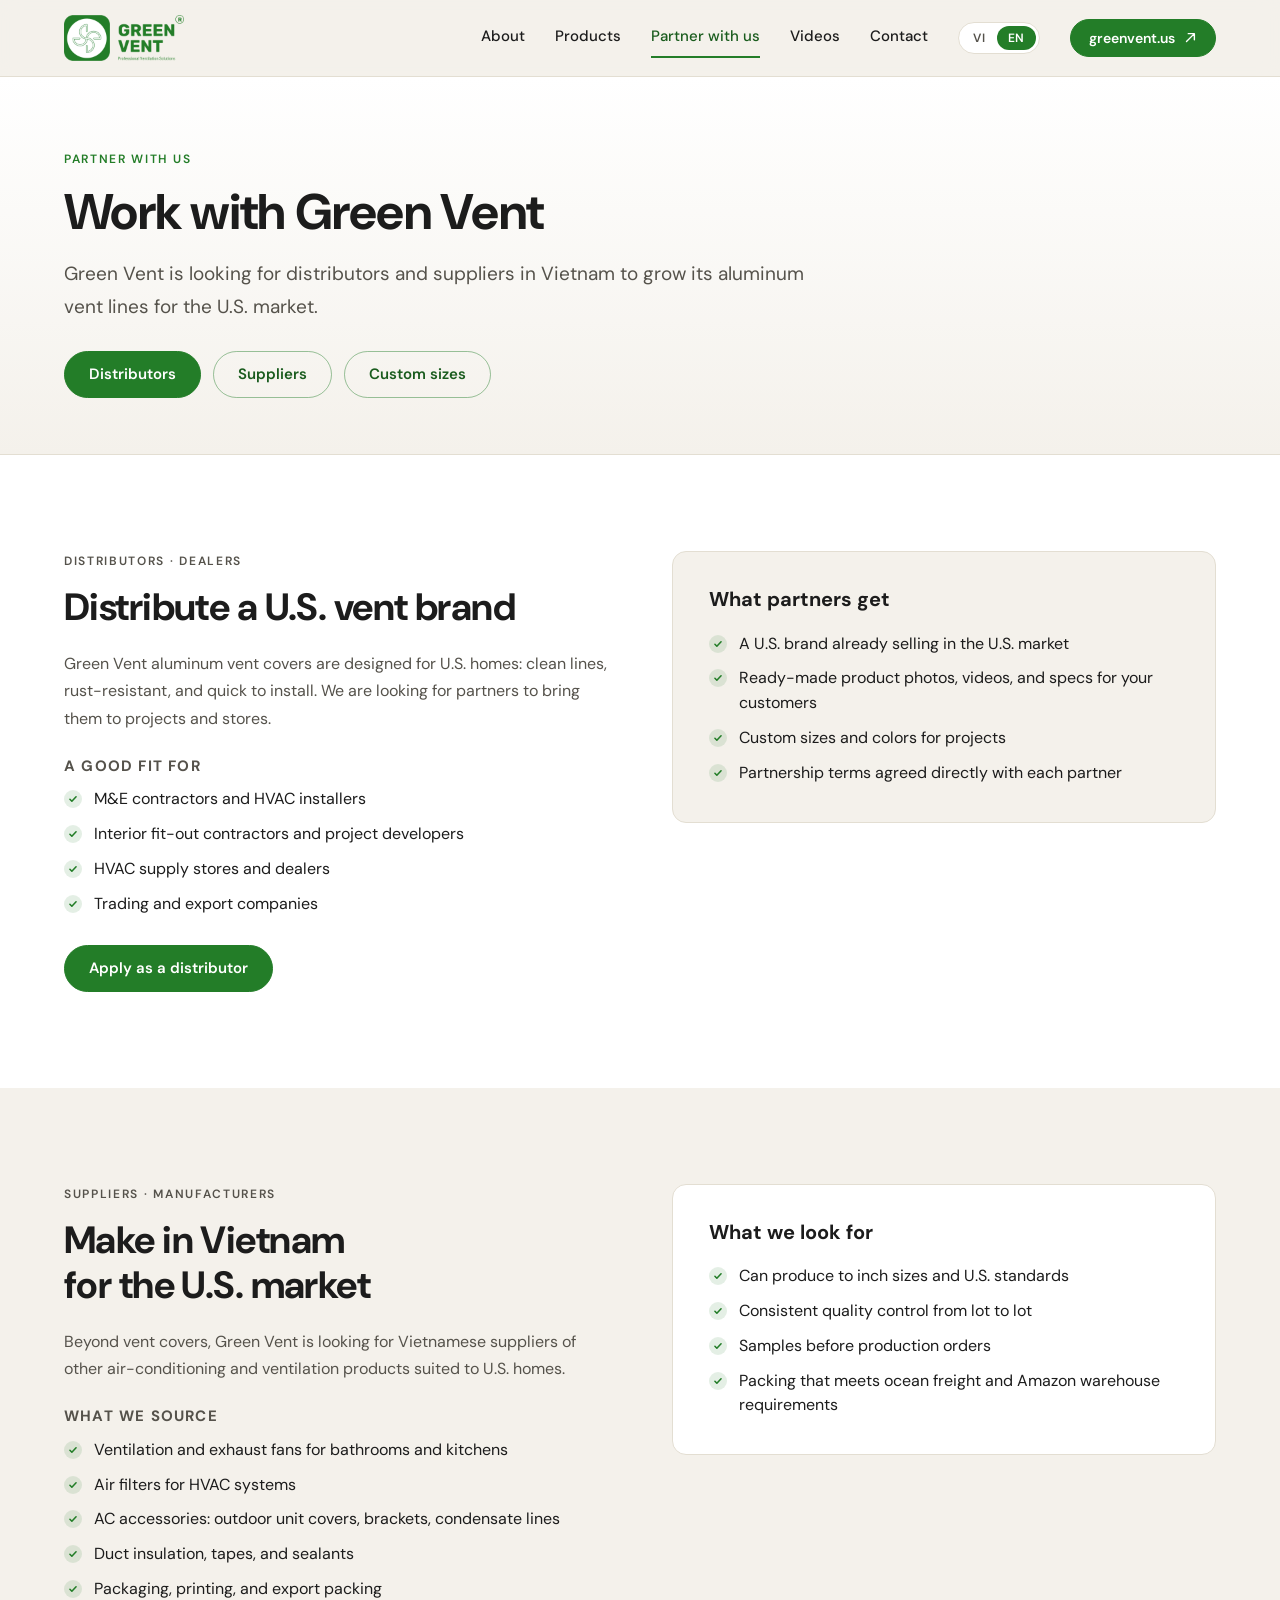
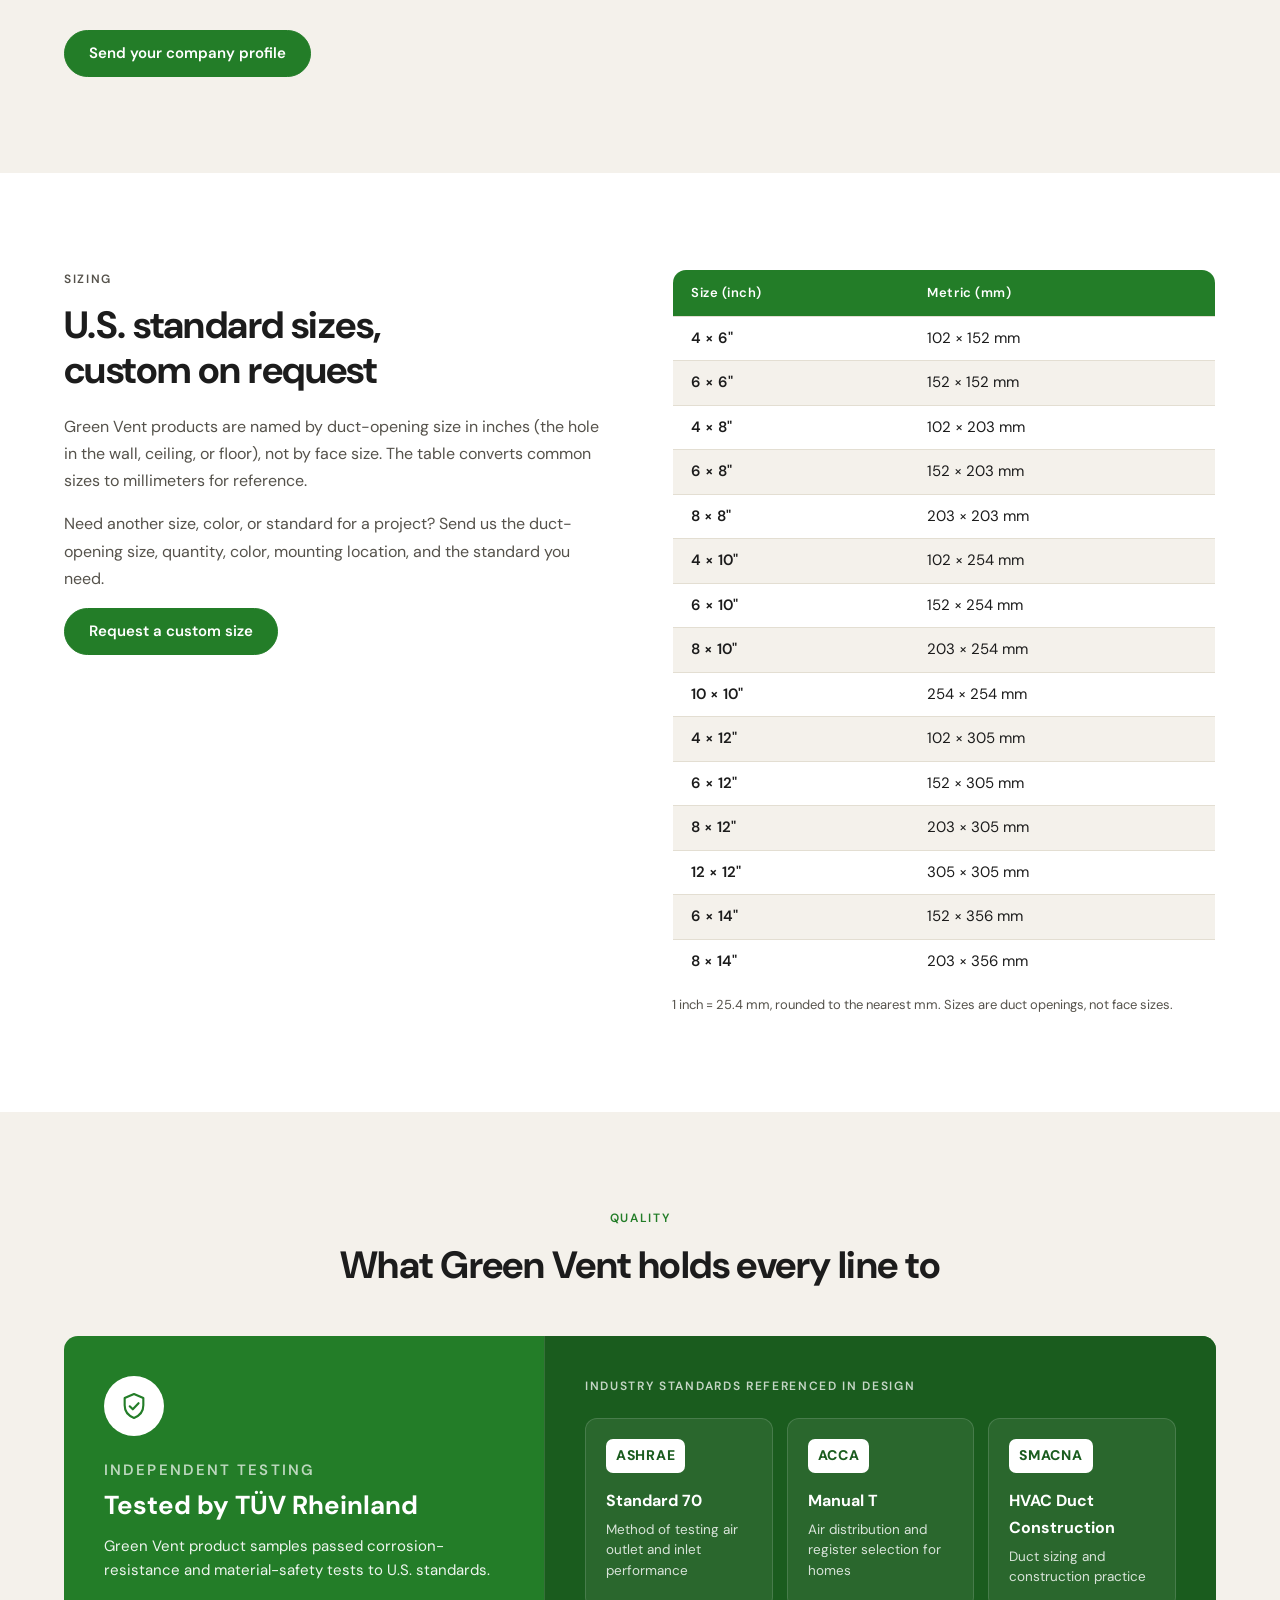
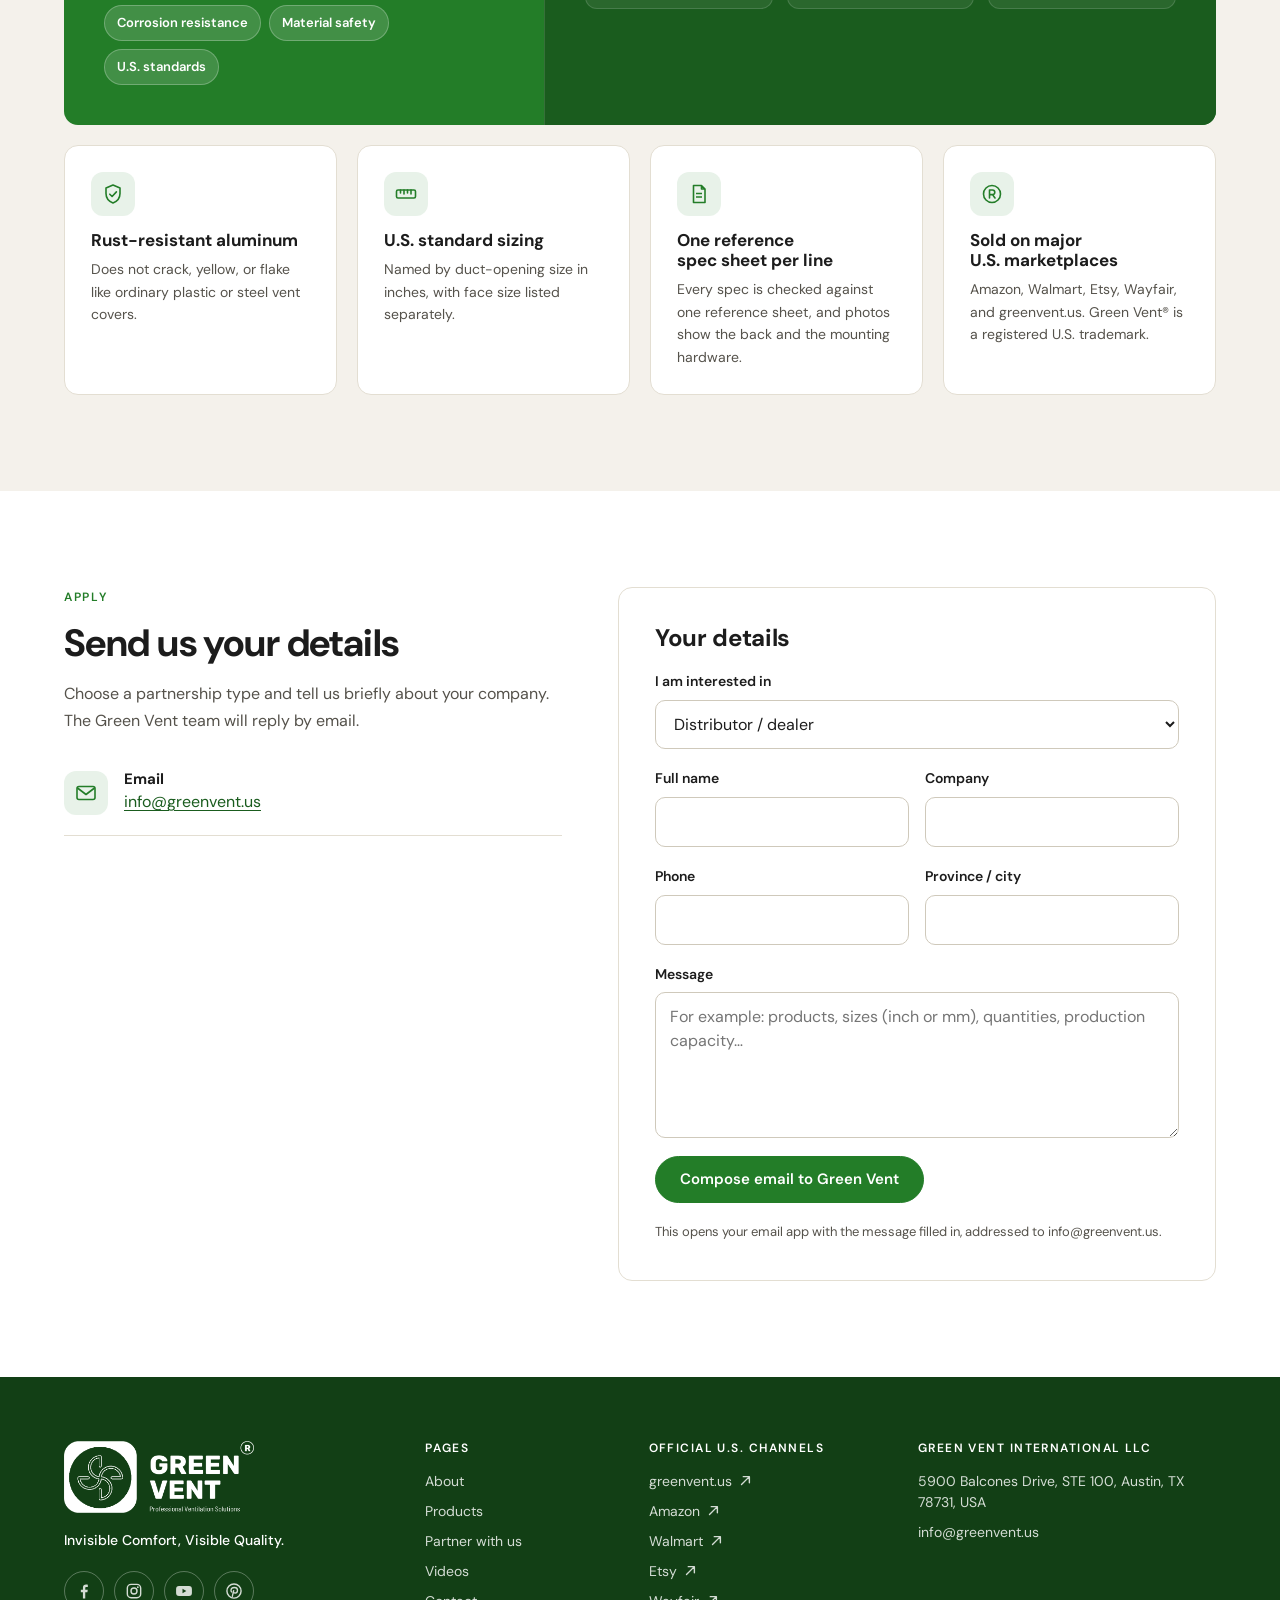
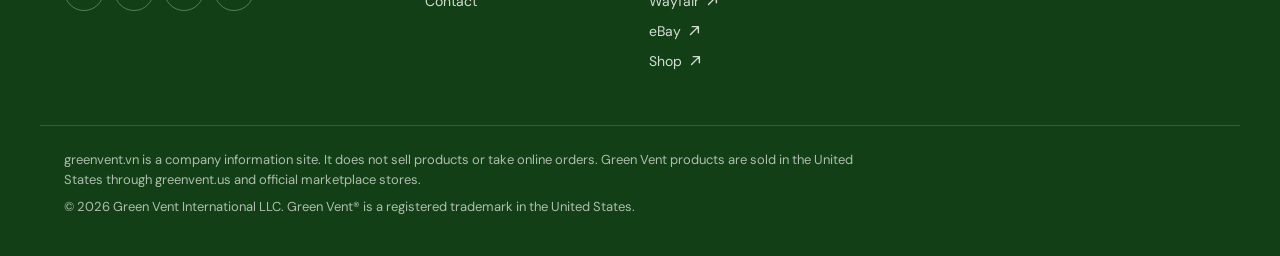
<file: en/partner.html>
<!doctype html>
<html lang="en" class="no-js">
<head>
<meta charset="utf-8">
<meta name="viewport" content="width=device-width, initial-scale=1">
<title>Partner with us | Distributors &amp; suppliers | Green Vent</title>
<meta name="description" content="Green Vent is looking for HVAC distributors, dealers, and suppliers in Vietnam. Custom sizes available on request.">
<link rel="canonical" href="https://greenvent.vn/en/partner.html">
<link rel="alternate" hreflang="vi" href="https://greenvent.vn/hop-tac.html">
<link rel="alternate" hreflang="en" href="https://greenvent.vn/en/partner.html">
<link rel="alternate" hreflang="x-default" href="https://greenvent.vn/hop-tac.html">
<meta property="og:type" content="website">
<meta property="og:title" content="Partner with us | Distributors &amp; suppliers | Green Vent">
<meta property="og:description" content="Green Vent is looking for HVAC distributors, dealers, and suppliers in Vietnam. Custom sizes available on request.">
<meta property="og:image" content="https://greenvent.vn/assets/img/hero.jpg">
<meta property="og:url" content="https://greenvent.vn/en/partner.html">
<link rel="icon" href="../assets/img/favicon.png">
<link rel="preconnect" href="https://fonts.googleapis.com">
<link rel="preconnect" href="https://fonts.gstatic.com" crossorigin>
<link href="https://fonts.googleapis.com/css2?family=Be+Vietnam+Pro:wght@400;500;600;700&family=DM+Sans:opsz,wght@9..40,400;9..40,500;9..40,600;9..40,700&display=swap" rel="stylesheet">
<link rel="stylesheet" href="../assets/style.css">
<script>document.documentElement.className='js'</script>
</head>
<body>
<a class="skip" href="#main">Skip to content</a>
<header class="hdr">
  <div class="wrap hdr__in">
    <a class="hdr__logo" href="index.html" aria-label="Green Vent"><img src="../assets/img/logo.png" alt="Green Vent — Professional Ventilation Solutions" width="720" height="276"></a>
    <button class="hdr__burger" aria-expanded="false" aria-controls="nav" aria-label="Menu"><span></span><span></span><span></span></button>
    <nav class="nav" id="nav">
      <a href="about.html">About</a><a href="products.html">Products</a><a href="partner.html" aria-current=page>Partner with us</a><a href="videos.html">Videos</a><a href="contact.html">Contact</a>
      <span class="lang" aria-label="Language">
        <a href="../hop-tac.html" lang="vi">VI</a>
        <a href="partner.html" lang="en" aria-current="true">EN</a>
      </span>
      <a class="btn btn--sm" href="https://www.greenvent.us/" target="_blank" rel="noopener">greenvent.us<svg class="i-ext" viewBox="0 0 16 16" aria-hidden="true"><path d="M6 3h7v7M13 3 4 12" fill="none" stroke="currentColor" stroke-width="1.6" stroke-linecap="round" stroke-linejoin="round"/></svg></a>
    </nav>
  </div>
</header>
<main id="main">
<section class="phead">
  <div class="wrap">
    <p class="eyebrow">Partner with us</p>
    <h1>Work with Green Vent</h1>
    <p class="lead">Green Vent is looking for distributors and suppliers in Vietnam to grow its aluminum vent lines for the U.S. market.</p>
    <div class="btns">
      <a class="btn" href="#phan-phoi">Distributors</a>
      <a class="btn btn--ghost" href="#cung-cap">Suppliers</a>
      <a class="btn btn--ghost" href="#kich-thuoc">Custom sizes</a>
    </div>
  </div>
</section>

<section class="sec sec--white" id="phan-phoi">
  <div class="wrap split split--top">
    <div class="split__txt rv">
      <p class="eyebrow">Distributors · Dealers</p>
      <h2>Distribute a U.S. vent brand</h2>
      <p>Green Vent aluminum vent covers are designed for U.S. homes: clean lines, rust-resistant, and quick to install. We are looking for partners to bring them to projects and stores.</p>
      <h3 class="sub-h">A good fit for</h3>
      <ul class="ticks"><li>M&E contractors and HVAC installers</li><li>Interior fit-out contractors and project developers</li><li>HVAC supply stores and dealers</li><li>Trading and export companies</li></ul>
      <a class="btn" href="?loai=phan-phoi#form">Apply as a distributor</a>
    </div>
    <div class="panel rv">
      <h3>What partners get</h3>
      <ul class="ticks"><li>A U.S. brand already selling in the U.S. market</li><li>Ready-made product photos, videos, and specs for your customers</li><li>Custom sizes and colors for projects</li><li>Partnership terms agreed directly with each partner</li></ul>
    </div>
  </div>
</section>

<section class="sec" id="cung-cap">
  <div class="wrap split split--top">
    <div class="split__txt rv">
      <p class="eyebrow">Suppliers · Manufacturers</p>
      <h2>Make in Vietnam for the U.S. market</h2>
      <p>Beyond vent covers, Green Vent is looking for Vietnamese suppliers of other air-conditioning and ventilation products suited to U.S. homes.</p>
      <h3 class="sub-h">What we source</h3>
      <ul class="ticks"><li>Ventilation and exhaust fans for bathrooms and kitchens</li><li>Air filters for HVAC systems</li><li>AC accessories: outdoor unit covers, brackets, condensate lines</li><li>Duct insulation, tapes, and sealants</li><li>Packaging, printing, and export packing</li></ul>
      <a class="btn" href="?loai=cung-cap#form">Send your company profile</a>
    </div>
    <div class="panel panel--white rv">
      <h3>What we look for</h3>
      <ul class="ticks"><li>Can produce to inch sizes and U.S. standards</li><li>Consistent quality control from lot to lot</li><li>Samples before production orders</li><li>Packing that meets ocean freight and Amazon warehouse requirements</li></ul>
    </div>
  </div>
</section>

<section class="sec sec--white" id="kich-thuoc">
  <div class="wrap split split--top">
    <div class="split__txt rv">
      <p class="eyebrow">Sizing</p>
      <h2>U.S. standard sizes, custom on request</h2>
      <p>Green Vent products are named by duct-opening size in inches (the hole in the wall, ceiling, or floor), not by face size. The table converts common sizes to millimeters for reference.</p>
      <p>Need another size, color, or standard for a project? Send us the duct-opening size, quantity, color, mounting location, and the standard you need.</p>
      <a class="btn" href="?loai=kich-thuoc#form">Request a custom size</a>
    </div>
    <div class="rv">
      <table class="sizes">
        <thead><tr><th>Size (inch)</th><th>Metric (mm)</th></tr></thead>
        <tbody><tr><td>4 × 6"</td><td>102 × 152 mm</td></tr><tr><td>6 × 6"</td><td>152 × 152 mm</td></tr><tr><td>4 × 8"</td><td>102 × 203 mm</td></tr><tr><td>6 × 8"</td><td>152 × 203 mm</td></tr><tr><td>8 × 8"</td><td>203 × 203 mm</td></tr><tr><td>4 × 10"</td><td>102 × 254 mm</td></tr><tr><td>6 × 10"</td><td>152 × 254 mm</td></tr><tr><td>8 × 10"</td><td>203 × 254 mm</td></tr><tr><td>10 × 10"</td><td>254 × 254 mm</td></tr><tr><td>4 × 12"</td><td>102 × 305 mm</td></tr><tr><td>6 × 12"</td><td>152 × 305 mm</td></tr><tr><td>8 × 12"</td><td>203 × 305 mm</td></tr><tr><td>12 × 12"</td><td>305 × 305 mm</td></tr><tr><td>6 × 14"</td><td>152 × 356 mm</td></tr><tr><td>8 × 14"</td><td>203 × 356 mm</td></tr></tbody>
      </table>
      <p class="sizes__note">1 inch = 25.4 mm, rounded to the nearest mm. Sizes are duct openings, not face sizes.</p>
    </div>
  </div>
</section>

<section class="sec">
  <div class="wrap">
    <div class="shead shead--c rv"><p class="eyebrow">Quality</p><h2>What Green Vent holds every line to</h2></div>
    <div class="stds rv">
  <div class="cert">
    <span class="cert__seal"><svg viewBox="0 0 24 24" aria-hidden="true"><path d="M12 3l7 3v5.500c0 4.300-2.900 7.900-7 9.500-4.100-1.600-7-5.200-7-9.500V6z" fill="none" stroke="currentColor" stroke-width="1.6" stroke-linejoin="round"/><path d="M8.800 12.200l2.300 2.300 4.300-4.600" fill="none" stroke="currentColor" stroke-width="1.6" stroke-linecap="round" stroke-linejoin="round"/></svg></span>
    <p class="eyebrow">Independent testing</p>
    <h3>Tested by TÜV Rheinland</h3>
    <p>Green Vent product samples passed corrosion-resistance and material-safety tests to U.S. standards.</p>
    <ul class="chips"><li>Corrosion resistance</li><li>Material safety</li><li>U.S. standards</li></ul>
  </div>
  <div class="refs">
    <p class="eyebrow">Industry standards referenced in design</p>
    <ul class="ref"><li><span class="ref__org">ASHRAE</span><span class="ref__doc">Standard 70</span><span class="std__txt">Method of testing air outlet and inlet performance</span></li><li><span class="ref__org">ACCA</span><span class="ref__doc">Manual T</span><span class="std__txt">Air distribution and register selection for homes</span></li><li><span class="ref__org">SMACNA</span><span class="ref__doc">HVAC Duct Construction</span><span class="std__txt">Duct sizing and construction practice</span></li></ul>
  </div>
</div>
<div class="qgrid"><div class="q rv"><span class="trust__ico"><svg viewBox="0 0 24 24" aria-hidden="true"><path d="M12 3l7 3v5.500c0 4.300-2.900 7.900-7 9.500-4.100-1.600-7-5.200-7-9.500V6z" fill="none" stroke="currentColor" stroke-width="1.6" stroke-linejoin="round"/><path d="M8.800 12.200l2.300 2.300 4.300-4.600" fill="none" stroke="currentColor" stroke-width="1.6" stroke-linecap="round" stroke-linejoin="round"/></svg></span><h3>Rust-resistant aluminum</h3><p>Does not crack, yellow, or flake like ordinary plastic or steel vent covers.</p></div><div class="q rv"><span class="trust__ico"><svg viewBox="0 0 24 24" aria-hidden="true"><rect x="2.500" y="8" width="19" height="8" rx="1.500" fill="none" stroke="currentColor" stroke-width="1.6"/><path d="M6.500 8v3M10 8v4M13.500 8v3M17 8v4" stroke="currentColor" stroke-width="1.6" stroke-linecap="round"/></svg></span><h3>U.S. standard sizing</h3><p>Named by duct-opening size in inches, with face size listed separately.</p></div><div class="q rv"><span class="trust__ico"><svg viewBox="0 0 24 24" aria-hidden="true"><path d="M6.500 3.500h8l3.500 3.500v13.500h-11.500zM14.500 3.500V7H18M9 11.500h6M9 15h6" fill="none" stroke="currentColor" stroke-width="1.600" stroke-linejoin="round"/></svg></span><h3>One reference spec sheet per line</h3><p>Every spec is checked against one reference sheet, and photos show the back and the mounting hardware.</p></div><div class="q rv"><span class="trust__ico"><svg viewBox="0 0 24 24" aria-hidden="true"><circle cx="12" cy="12" r="8.500" fill="none" stroke="currentColor" stroke-width="1.6"/><path d="M9.500 16V8h3a2.300 2.300 0 0 1 0 4.600h-3M12.500 12.600 15 16" fill="none" stroke="currentColor" stroke-width="1.6" stroke-linecap="round" stroke-linejoin="round"/></svg></span><h3>Sold on major U.S. marketplaces</h3><p>Amazon, Walmart, Etsy, Wayfair, and greenvent.us. Green Vent® is a registered U.S. trademark.</p></div></div>
  </div>
</section>

<section class="sec sec--white" id="form">
  <div class="wrap cgrid">
    <div class="cinfo rv">
      <p class="eyebrow">Apply</p>
      <h2 class="cinfo__h">Send us your details</h2>
      <p>Choose a partnership type and tell us briefly about your company. The Green Vent team will reply by email.</p>
      <div class="cinfo__it"><span class="trust__ico"><svg viewBox="0 0 24 24" aria-hidden="true"><rect x="3" y="5.500" width="18" height="13" rx="2" fill="none" stroke="currentColor" stroke-width="1.600"/><path d="M3.500 7l8.500 6.500L20.500 7" fill="none" stroke="currentColor" stroke-width="1.600" stroke-linejoin="round"/></svg></span><div><h3>Email</h3><p><a href="mailto:info@greenvent.us">info@greenvent.us</a></p></div></div>
    </div>
    <form class="form rv" id="cform" data-to="info@greenvent.us" data-subject="Partnership enquiry from greenvent.vn">
      <h2>Your details</h2>
      <label>I am interested in<select name="topic"><option value="phan-phoi">Distributor / dealer</option><option value="cung-cap">Supplier / manufacturer</option><option value="kich-thuoc">Custom-size order</option><option value="khac">Other (press, other partnership)</option></select></label>
      <div class="form__row">
        <label>Full name<input name="name" required autocomplete="name"></label>
        <label>Company<input name="company" required autocomplete="organization"></label>
      </div>
      <div class="form__row">
        <label>Phone<input name="phone" type="tel" autocomplete="tel"></label>
        <label>Province / city<input name="city" autocomplete="address-level1"></label>
      </div>
      <label>Message<textarea name="message" rows="5" required placeholder="For example: products, sizes (inch or mm), quantities, production capacity…"></textarea></label>
      <button class="btn" type="submit">Compose email to Green Vent</button>
      <p class="form__hint">This opens your email app with the message filled in, addressed to info@greenvent.us.</p>
    </form>
  </div>
</section>
</main>
<footer class="ftr">
  <div class="wrap ftr__grid">
    <div class="ftr__brand">
      <img src="../assets/img/logo-white.png" alt="Green Vent" width="720" height="276" loading="lazy">
      <p>Invisible Comfort, Visible Quality.</p>
      <div class="social social--light"><a href="https://www.facebook.com/greenvent.llc" target="_blank" rel="noopener" aria-label="Facebook"><svg viewBox="0 0 24 24" aria-hidden="true"><path d="M13.500 21v-7.500h2.600l.4-3h-3V8.600c0-.9.300-1.500 1.600-1.500h1.500V4.400c-.3 0-1.200-.1-2.200-.1-2.200 0-3.700 1.300-3.700 3.800v2.400H8.200v3h2.500V21z" fill="currentColor"/></svg></a><a href="https://www.instagram.com/greenvent.llc" target="_blank" rel="noopener" aria-label="Instagram"><svg viewBox="0 0 24 24" aria-hidden="true"><rect x="4" y="4" width="16" height="16" rx="4.500" fill="none" stroke="currentColor" stroke-width="1.700"/><circle cx="12" cy="12" r="3.600" fill="none" stroke="currentColor" stroke-width="1.700"/><circle cx="16.600" cy="7.400" r="1" fill="currentColor"/></svg></a><a href="https://www.youtube.com/@GREENVENTJSC" target="_blank" rel="noopener" aria-label="Youtube"><svg viewBox="0 0 24 24" aria-hidden="true"><rect x="2.500" y="6" width="19" height="12" rx="3.500" fill="currentColor"/><path d="M10.200 9.300v5.400l4.600-2.700z" fill="var(--icon-cut,#fff)"/></svg></a><a href="https://www.pinterest.com/green_vent/" target="_blank" rel="noopener" aria-label="Pinterest"><svg viewBox="0 0 24 24" aria-hidden="true"><circle cx="12" cy="12" r="8.500" fill="none" stroke="currentColor" stroke-width="1.700"/><path d="M10 18.500l1.600-7M11.300 13.200c.4.900 1.200 1.300 2 1.300 1.700 0 2.900-1.500 2.900-3.400 0-1.900-1.500-3.300-3.800-3.300-2.500 0-4 1.700-4 3.500 0 .8.300 1.500.9 1.900" fill="none" stroke="currentColor" stroke-width="1.600" stroke-linecap="round"/></svg></a></div>
    </div>
    <div>
      <h3>Pages</h3>
      <ul><li><a href="about.html">About</a></li><li><a href="products.html">Products</a></li><li><a href="partner.html">Partner with us</a></li><li><a href="videos.html">Videos</a></li><li><a href="contact.html">Contact</a></li></ul>
    </div>
    <div>
      <h3>Official U.S. channels</h3>
      <ul>
        <li><a class="link-ext" href="https://www.greenvent.us/" target="_blank" rel="noopener">greenvent.us<svg class="i-ext" viewBox="0 0 16 16" aria-hidden="true"><path d="M6 3h7v7M13 3 4 12" fill="none" stroke="currentColor" stroke-width="1.6" stroke-linecap="round" stroke-linejoin="round"/></svg></a></li>
        <li><a class="link-ext" href="https://www.amazon.com/stores/GREENVENT/page/6C968DF8-DB8E-4FC6-B8CF-2FFE6A552597" target="_blank" rel="noopener">Amazon<svg class="i-ext" viewBox="0 0 16 16" aria-hidden="true"><path d="M6 3h7v7M13 3 4 12" fill="none" stroke="currentColor" stroke-width="1.6" stroke-linecap="round" stroke-linejoin="round"/></svg></a></li>
        <li><a class="link-ext" href="https://www.walmart.com/seller/103036812/cp/shopall" target="_blank" rel="noopener">Walmart<svg class="i-ext" viewBox="0 0 16 16" aria-hidden="true"><path d="M6 3h7v7M13 3 4 12" fill="none" stroke="currentColor" stroke-width="1.6" stroke-linecap="round" stroke-linejoin="round"/></svg></a></li>
        <li><a class="link-ext" href="https://www.etsy.com/shop/GreenVent" target="_blank" rel="noopener">Etsy<svg class="i-ext" viewBox="0 0 16 16" aria-hidden="true"><path d="M6 3h7v7M13 3 4 12" fill="none" stroke="currentColor" stroke-width="1.6" stroke-linecap="round" stroke-linejoin="round"/></svg></a></li>
        <li><a class="link-ext" href="https://www.wayfair.com/keyword.php?keyword=green+vent+air+vent+cover" target="_blank" rel="noopener">Wayfair<svg class="i-ext" viewBox="0 0 16 16" aria-hidden="true"><path d="M6 3h7v7M13 3 4 12" fill="none" stroke="currentColor" stroke-width="1.6" stroke-linecap="round" stroke-linejoin="round"/></svg></a></li>
        <li><a class="link-ext" href="https://www.ebay.com/sch/i.html?_nkw=green+vent+air+vent+cover" target="_blank" rel="noopener">eBay<svg class="i-ext" viewBox="0 0 16 16" aria-hidden="true"><path d="M6 3h7v7M13 3 4 12" fill="none" stroke="currentColor" stroke-width="1.6" stroke-linecap="round" stroke-linejoin="round"/></svg></a></li>
        <li><a class="link-ext" href="https://shop.com/m/greenvent" target="_blank" rel="noopener">Shop<svg class="i-ext" viewBox="0 0 16 16" aria-hidden="true"><path d="M6 3h7v7M13 3 4 12" fill="none" stroke="currentColor" stroke-width="1.6" stroke-linecap="round" stroke-linejoin="round"/></svg></a></li>
      </ul>
    </div>
    <div>
      <h3>Green Vent International LLC</h3>
      <ul class="ftr__contact">
        <li>5900 Balcones Drive, STE 100, Austin, TX 78731, USA</li>
        <li><a href="mailto:info@greenvent.us">info@greenvent.us</a></li>
      </ul>
    </div>
  </div>
  <div class="wrap ftr__note">
    <p>greenvent.vn is a company information site. It does not sell products or take online orders. Green Vent products are sold in the United States through greenvent.us and official marketplace stores.</p>
    <p>© 2026 Green Vent International LLC. Green Vent® is a registered trademark in the United States.</p>
  </div>
</footer>
<script src="../assets/site.js" defer></script>
</body>
</html>
</file>
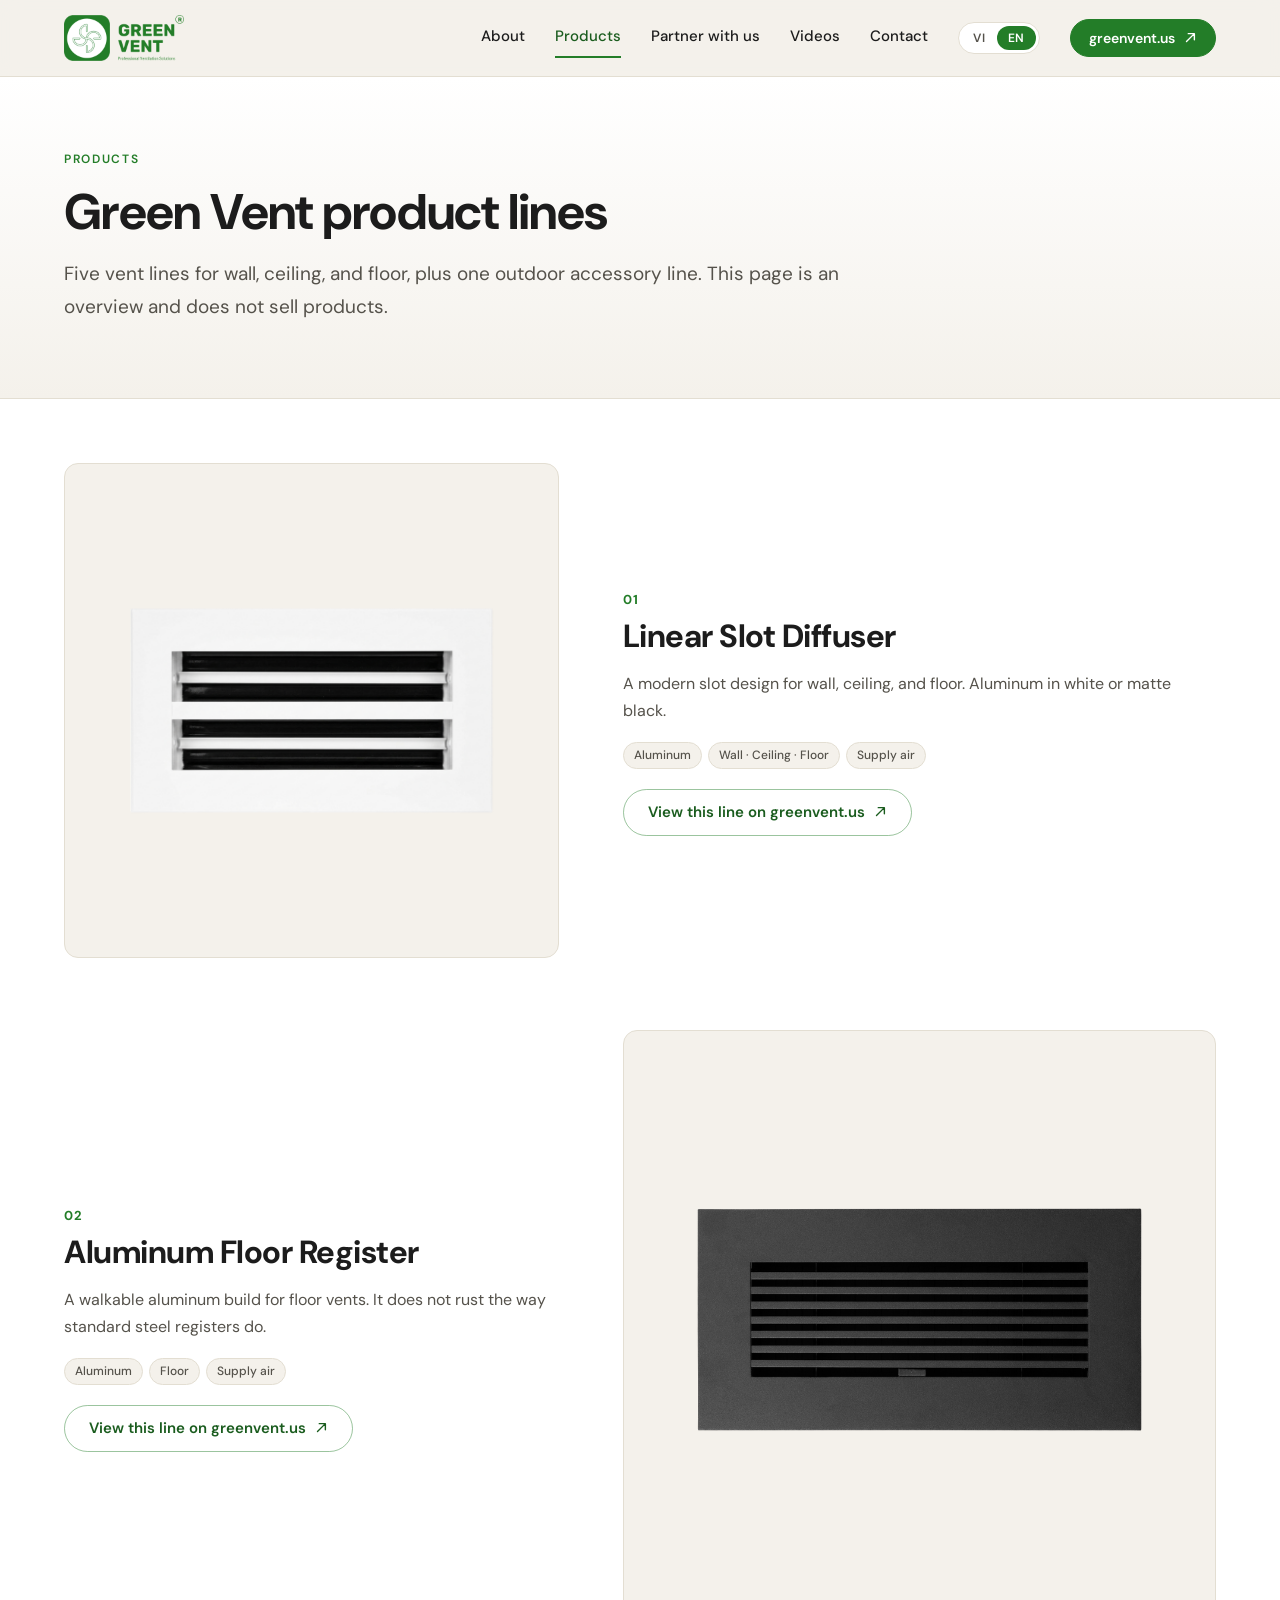
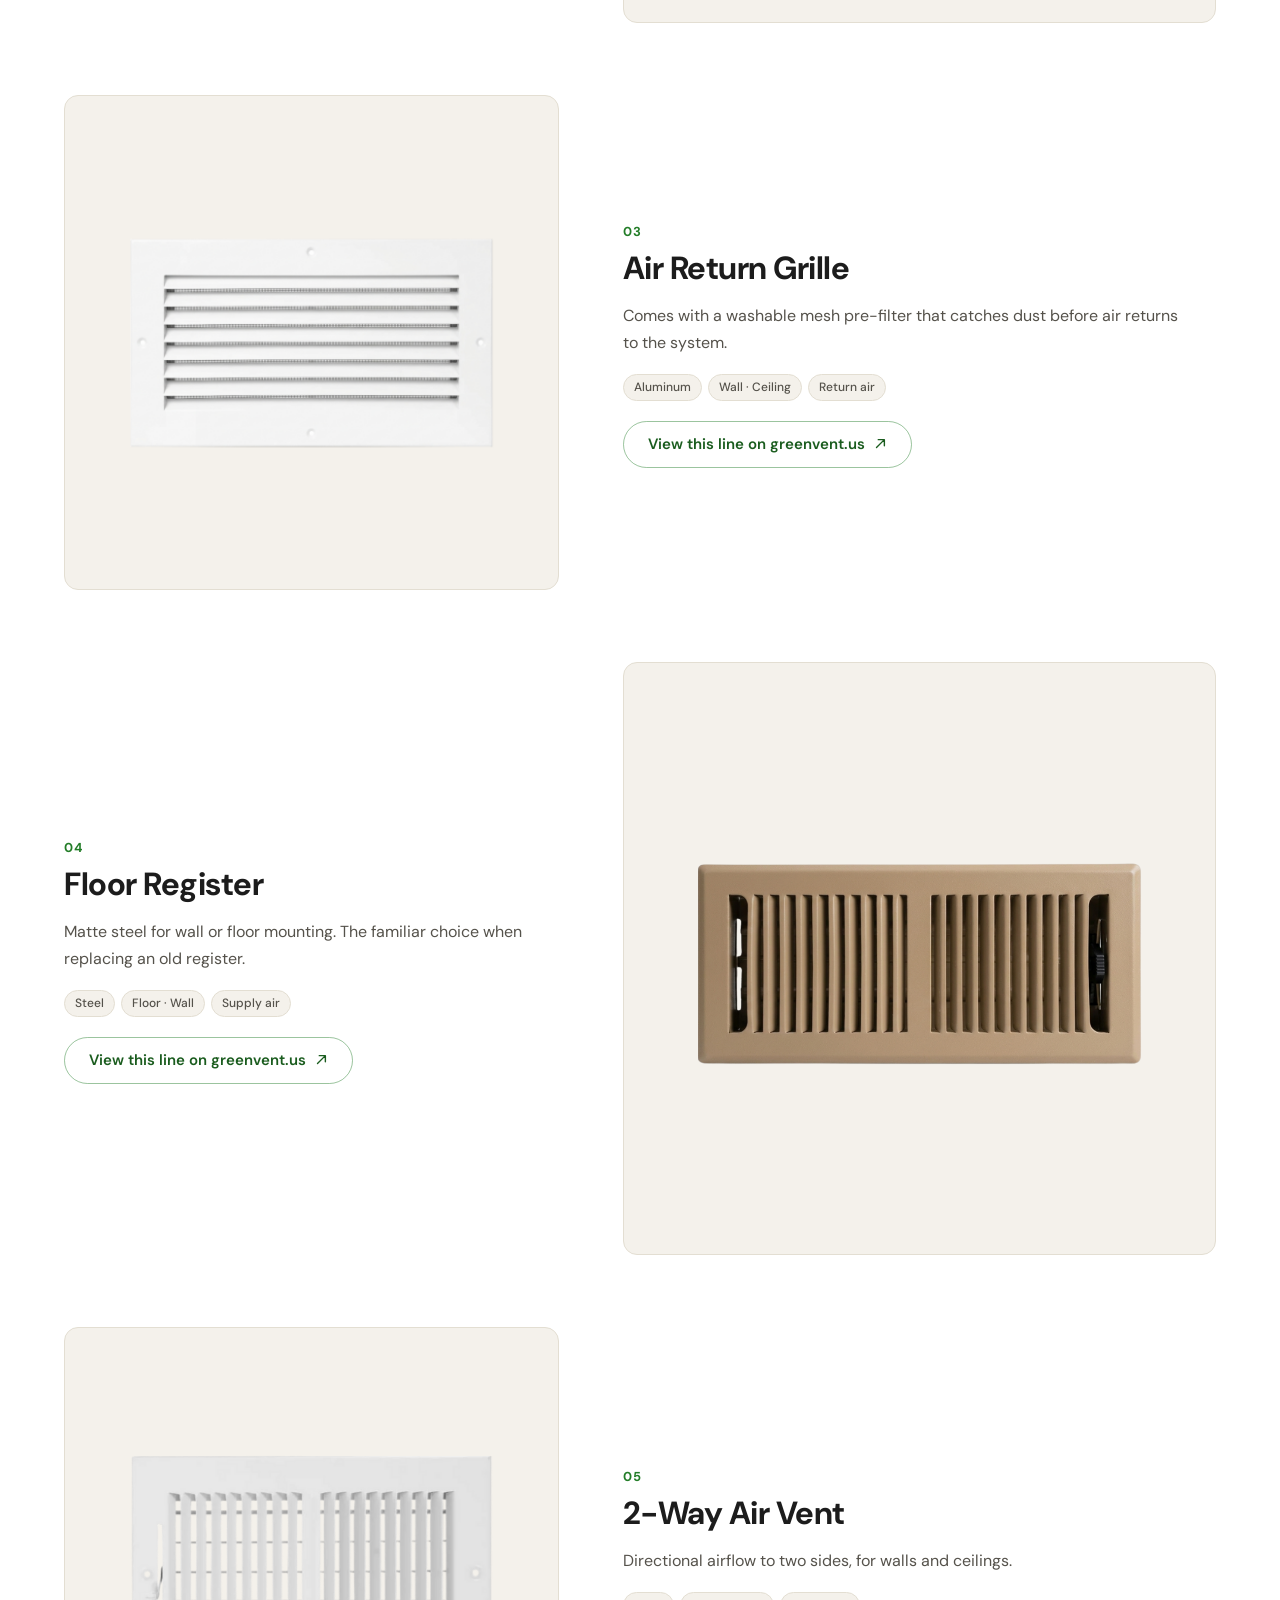
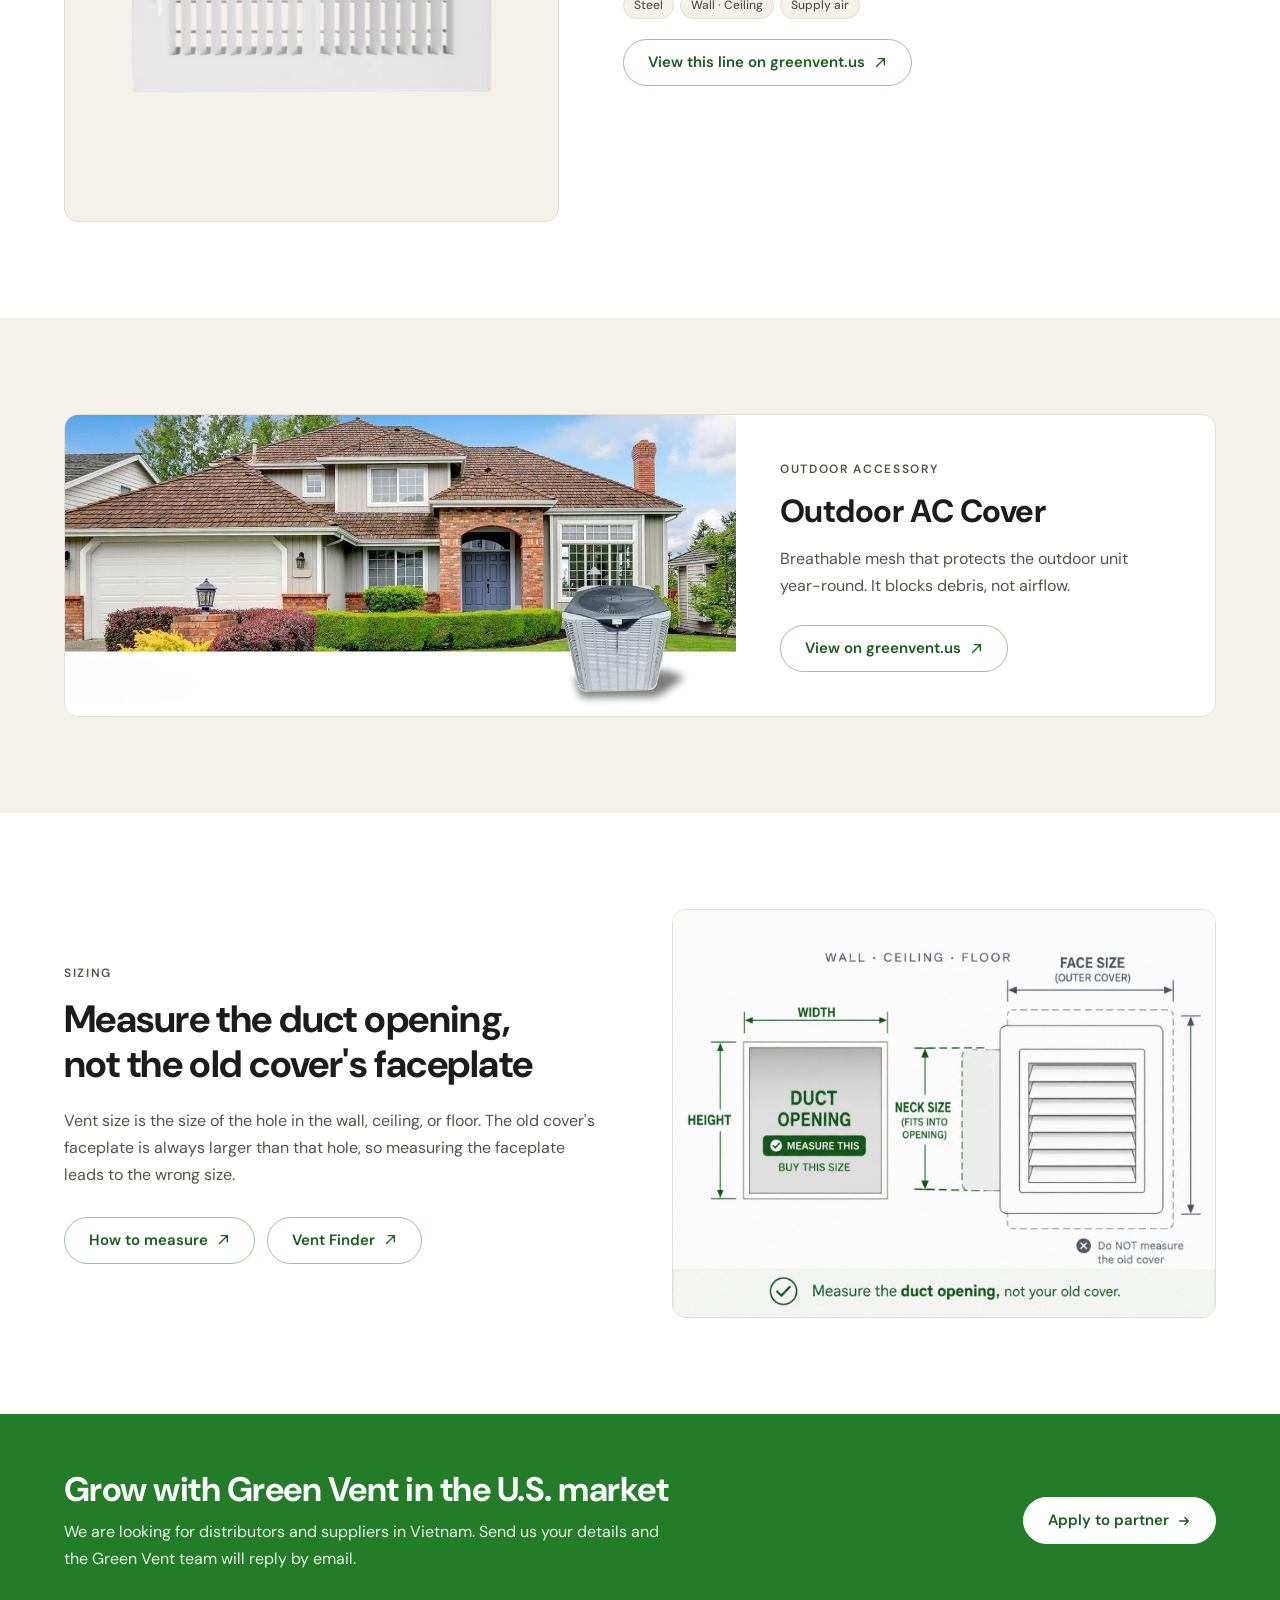
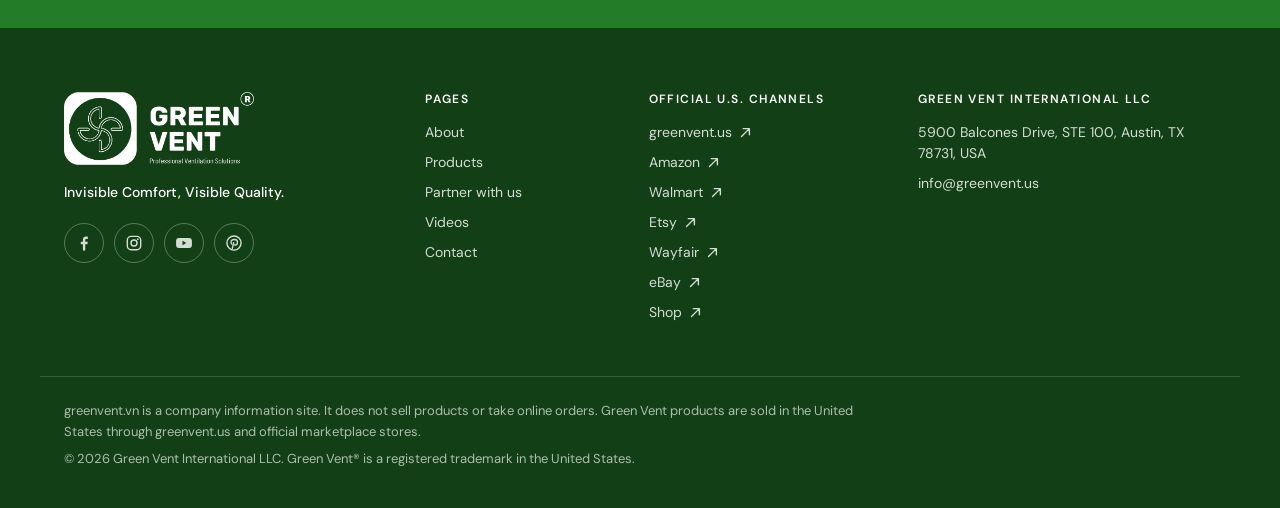
<file: en/products.html>
<!doctype html>
<html lang="en" class="no-js">
<head>
<meta charset="utf-8">
<meta name="viewport" content="width=device-width, initial-scale=1">
<title>Products | Green Vent</title>
<meta name="description" content="Green Vent product lines: linear slot diffusers, aluminum floor registers, air return grilles, steel floor registers, 2-way vents, AC covers.">
<link rel="canonical" href="https://greenvent.vn/en/products.html">
<link rel="alternate" hreflang="vi" href="https://greenvent.vn/san-pham.html">
<link rel="alternate" hreflang="en" href="https://greenvent.vn/en/products.html">
<link rel="alternate" hreflang="x-default" href="https://greenvent.vn/san-pham.html">
<meta property="og:type" content="website">
<meta property="og:title" content="Products | Green Vent">
<meta property="og:description" content="Green Vent product lines: linear slot diffusers, aluminum floor registers, air return grilles, steel floor registers, 2-way vents, AC covers.">
<meta property="og:image" content="https://greenvent.vn/assets/img/hero.jpg">
<meta property="og:url" content="https://greenvent.vn/en/products.html">
<link rel="icon" href="../assets/img/favicon.png">
<link rel="preconnect" href="https://fonts.googleapis.com">
<link rel="preconnect" href="https://fonts.gstatic.com" crossorigin>
<link href="https://fonts.googleapis.com/css2?family=Be+Vietnam+Pro:wght@400;500;600;700&family=DM+Sans:opsz,wght@9..40,400;9..40,500;9..40,600;9..40,700&display=swap" rel="stylesheet">
<link rel="stylesheet" href="../assets/style.css">
<script>document.documentElement.className='js'</script>
</head>
<body>
<a class="skip" href="#main">Skip to content</a>
<header class="hdr">
  <div class="wrap hdr__in">
    <a class="hdr__logo" href="index.html" aria-label="Green Vent"><img src="../assets/img/logo.png" alt="Green Vent — Professional Ventilation Solutions" width="720" height="276"></a>
    <button class="hdr__burger" aria-expanded="false" aria-controls="nav" aria-label="Menu"><span></span><span></span><span></span></button>
    <nav class="nav" id="nav">
      <a href="about.html">About</a><a href="products.html" aria-current=page>Products</a><a href="partner.html">Partner with us</a><a href="videos.html">Videos</a><a href="contact.html">Contact</a>
      <span class="lang" aria-label="Language">
        <a href="../san-pham.html" lang="vi">VI</a>
        <a href="products.html" lang="en" aria-current="true">EN</a>
      </span>
      <a class="btn btn--sm" href="https://www.greenvent.us/" target="_blank" rel="noopener">greenvent.us<svg class="i-ext" viewBox="0 0 16 16" aria-hidden="true"><path d="M6 3h7v7M13 3 4 12" fill="none" stroke="currentColor" stroke-width="1.6" stroke-linecap="round" stroke-linejoin="round"/></svg></a>
    </nav>
  </div>
</header>
<main id="main">
<section class="phead">
  <div class="wrap">
    <p class="eyebrow">Products</p>
    <h1>Green Vent product lines</h1>
    <p class="lead">Five vent lines for wall, ceiling, and floor, plus one outdoor accessory line. This page is an overview and does not sell products.</p>
  </div>
</section>

<section class="sec sec--tight sec--white">
  <div class="wrap prows"><article class="prow rv">
  <div class="prow__img"><img src="../assets/img/line-lsd.png" alt="Linear Slot Diffuser" width="900" height="900" loading="lazy"></div>
  <div class="prow__txt">
    <span class="val__n">01</span>
    <h2>Linear Slot Diffuser</h2>
    <p>A modern slot design for wall, ceiling, and floor. Aluminum in white or matte black.</p>
    <ul class="tags"><li>Aluminum</li><li>Wall · Ceiling · Floor</li><li>Supply air</li></ul>
    <a class="btn btn--ghost" href="https://www.greenvent.us/collections/linear-slot-diffuser" target="_blank" rel="noopener">View this line on greenvent.us<svg class="i-ext" viewBox="0 0 16 16" aria-hidden="true"><path d="M6 3h7v7M13 3 4 12" fill="none" stroke="currentColor" stroke-width="1.6" stroke-linecap="round" stroke-linejoin="round"/></svg></a>
  </div>
</article><article class="prow rv prow--rev">
  <div class="prow__img"><img src="../assets/img/line-afl.png" alt="Aluminum Floor Register" width="900" height="900" loading="lazy"></div>
  <div class="prow__txt">
    <span class="val__n">02</span>
    <h2>Aluminum Floor Register</h2>
    <p>A walkable aluminum build for floor vents. It does not rust the way standard steel registers do.</p>
    <ul class="tags"><li>Aluminum</li><li>Floor</li><li>Supply air</li></ul>
    <a class="btn btn--ghost" href="https://www.greenvent.us/collections/aluminum-floor-register" target="_blank" rel="noopener">View this line on greenvent.us<svg class="i-ext" viewBox="0 0 16 16" aria-hidden="true"><path d="M6 3h7v7M13 3 4 12" fill="none" stroke="currentColor" stroke-width="1.6" stroke-linecap="round" stroke-linejoin="round"/></svg></a>
  </div>
</article><article class="prow rv">
  <div class="prow__img"><img src="../assets/img/line-arg.png" alt="Air Return Grille" width="900" height="900" loading="lazy"></div>
  <div class="prow__txt">
    <span class="val__n">03</span>
    <h2>Air Return Grille</h2>
    <p>Comes with a washable mesh pre-filter that catches dust before air returns to the system.</p>
    <ul class="tags"><li>Aluminum</li><li>Wall · Ceiling</li><li>Return air</li></ul>
    <a class="btn btn--ghost" href="https://www.greenvent.us/collections/air-return-grille" target="_blank" rel="noopener">View this line on greenvent.us<svg class="i-ext" viewBox="0 0 16 16" aria-hidden="true"><path d="M6 3h7v7M13 3 4 12" fill="none" stroke="currentColor" stroke-width="1.6" stroke-linecap="round" stroke-linejoin="round"/></svg></a>
  </div>
</article><article class="prow rv prow--rev">
  <div class="prow__img"><img src="../assets/img/line-sfl.png" alt="Floor Register" width="900" height="900" loading="lazy"></div>
  <div class="prow__txt">
    <span class="val__n">04</span>
    <h2>Floor Register</h2>
    <p>Matte steel for wall or floor mounting. The familiar choice when replacing an old register.</p>
    <ul class="tags"><li>Steel</li><li>Floor · Wall</li><li>Supply air</li></ul>
    <a class="btn btn--ghost" href="https://www.greenvent.us/collections/floor-register" target="_blank" rel="noopener">View this line on greenvent.us<svg class="i-ext" viewBox="0 0 16 16" aria-hidden="true"><path d="M6 3h7v7M13 3 4 12" fill="none" stroke="currentColor" stroke-width="1.6" stroke-linecap="round" stroke-linejoin="round"/></svg></a>
  </div>
</article><article class="prow rv">
  <div class="prow__img"><img src="../assets/img/line-2ws.png" alt="2-Way Air Vent" width="900" height="900" loading="lazy"></div>
  <div class="prow__txt">
    <span class="val__n">05</span>
    <h2>2-Way Air Vent</h2>
    <p>Directional airflow to two sides, for walls and ceilings.</p>
    <ul class="tags"><li>Steel</li><li>Wall · Ceiling</li><li>Supply air</li></ul>
    <a class="btn btn--ghost" href="https://www.greenvent.us/collections/2-way-air-vent-covers" target="_blank" rel="noopener">View this line on greenvent.us<svg class="i-ext" viewBox="0 0 16 16" aria-hidden="true"><path d="M6 3h7v7M13 3 4 12" fill="none" stroke="currentColor" stroke-width="1.6" stroke-linecap="round" stroke-linejoin="round"/></svg></a>
  </div>
</article></div>
</section>

<section class="sec">
  <div class="wrap">
    <article class="acc rv">
      <img src="../assets/img/line-acc.jpg" alt="Outdoor AC Cover" width="1400" height="560" loading="lazy">
      <div class="acc__txt">
        <p class="eyebrow">Outdoor accessory</p>
        <h2>Outdoor AC Cover</h2>
        <p>Breathable mesh that protects the outdoor unit year-round. It blocks debris, not airflow.</p>
        <a class="btn btn--ghost" href="https://www.greenvent.us/collections/air-conditioner-cover" target="_blank" rel="noopener">View on greenvent.us<svg class="i-ext" viewBox="0 0 16 16" aria-hidden="true"><path d="M6 3h7v7M13 3 4 12" fill="none" stroke="currentColor" stroke-width="1.6" stroke-linecap="round" stroke-linejoin="round"/></svg></a>
      </div>
    </article>
  </div>
</section>

<section class="sec sec--white">
  <div class="wrap split">
    <div class="split__txt rv">
      <p class="eyebrow">Sizing</p>
      <h2>Measure the duct opening, not the old cover's faceplate</h2>
      <p>Vent size is the size of the hole in the wall, ceiling, or floor. The old cover's faceplate is always larger than that hole, so measuring the faceplate leads to the wrong size.</p>
      <div class="btns">
        <a class="btn btn--ghost" href="https://www.greenvent.us/pages/how-to-measure-your-vent" target="_blank" rel="noopener">How to measure<svg class="i-ext" viewBox="0 0 16 16" aria-hidden="true"><path d="M6 3h7v7M13 3 4 12" fill="none" stroke="currentColor" stroke-width="1.6" stroke-linecap="round" stroke-linejoin="round"/></svg></a>
        <a class="btn btn--ghost" href="https://www.greenvent.us/pages/vent-size-finder" target="_blank" rel="noopener">Vent Finder<svg class="i-ext" viewBox="0 0 16 16" aria-hidden="true"><path d="M6 3h7v7M13 3 4 12" fill="none" stroke="currentColor" stroke-width="1.6" stroke-linecap="round" stroke-linejoin="round"/></svg></a>
      </div>
    </div>
    <figure class="split__img split__img--fit rv"><img src="../assets/img/measure.jpg" alt="Diagram: measure the duct opening, not the old cover" width="1400" height="1050" loading="lazy"></figure>
  </div>
</section>
<section class="band">
  <div class="wrap band__in rv">
    <div>
      <h2>Grow with Green Vent in the U.S. market</h2>
      <p>We are looking for distributors and suppliers in Vietnam. Send us your details and the Green Vent team will reply by email.</p>
    </div>
    <a class="btn btn--light" href="partner.html#form">Apply to partner<svg class="i-ext" viewBox="0 0 16 16" aria-hidden="true"><path d="M3 8h10M9 4l4 4-4 4" fill="none" stroke="currentColor" stroke-width="1.6" stroke-linecap="round" stroke-linejoin="round"/></svg></a>
  </div>
</section>
</main>
<footer class="ftr">
  <div class="wrap ftr__grid">
    <div class="ftr__brand">
      <img src="../assets/img/logo-white.png" alt="Green Vent" width="720" height="276" loading="lazy">
      <p>Invisible Comfort, Visible Quality.</p>
      <div class="social social--light"><a href="https://www.facebook.com/greenvent.llc" target="_blank" rel="noopener" aria-label="Facebook"><svg viewBox="0 0 24 24" aria-hidden="true"><path d="M13.500 21v-7.500h2.600l.4-3h-3V8.600c0-.9.300-1.500 1.600-1.500h1.500V4.400c-.3 0-1.200-.1-2.200-.1-2.200 0-3.700 1.300-3.700 3.800v2.400H8.200v3h2.500V21z" fill="currentColor"/></svg></a><a href="https://www.instagram.com/greenvent.llc" target="_blank" rel="noopener" aria-label="Instagram"><svg viewBox="0 0 24 24" aria-hidden="true"><rect x="4" y="4" width="16" height="16" rx="4.500" fill="none" stroke="currentColor" stroke-width="1.700"/><circle cx="12" cy="12" r="3.600" fill="none" stroke="currentColor" stroke-width="1.700"/><circle cx="16.600" cy="7.400" r="1" fill="currentColor"/></svg></a><a href="https://www.youtube.com/@GREENVENTJSC" target="_blank" rel="noopener" aria-label="Youtube"><svg viewBox="0 0 24 24" aria-hidden="true"><rect x="2.500" y="6" width="19" height="12" rx="3.500" fill="currentColor"/><path d="M10.200 9.300v5.400l4.600-2.700z" fill="var(--icon-cut,#fff)"/></svg></a><a href="https://www.pinterest.com/green_vent/" target="_blank" rel="noopener" aria-label="Pinterest"><svg viewBox="0 0 24 24" aria-hidden="true"><circle cx="12" cy="12" r="8.500" fill="none" stroke="currentColor" stroke-width="1.700"/><path d="M10 18.500l1.600-7M11.300 13.200c.4.900 1.200 1.300 2 1.300 1.700 0 2.900-1.500 2.900-3.400 0-1.900-1.500-3.300-3.800-3.300-2.500 0-4 1.700-4 3.500 0 .8.300 1.500.9 1.900" fill="none" stroke="currentColor" stroke-width="1.600" stroke-linecap="round"/></svg></a></div>
    </div>
    <div>
      <h3>Pages</h3>
      <ul><li><a href="about.html">About</a></li><li><a href="products.html">Products</a></li><li><a href="partner.html">Partner with us</a></li><li><a href="videos.html">Videos</a></li><li><a href="contact.html">Contact</a></li></ul>
    </div>
    <div>
      <h3>Official U.S. channels</h3>
      <ul>
        <li><a class="link-ext" href="https://www.greenvent.us/" target="_blank" rel="noopener">greenvent.us<svg class="i-ext" viewBox="0 0 16 16" aria-hidden="true"><path d="M6 3h7v7M13 3 4 12" fill="none" stroke="currentColor" stroke-width="1.6" stroke-linecap="round" stroke-linejoin="round"/></svg></a></li>
        <li><a class="link-ext" href="https://www.amazon.com/stores/GREENVENT/page/6C968DF8-DB8E-4FC6-B8CF-2FFE6A552597" target="_blank" rel="noopener">Amazon<svg class="i-ext" viewBox="0 0 16 16" aria-hidden="true"><path d="M6 3h7v7M13 3 4 12" fill="none" stroke="currentColor" stroke-width="1.6" stroke-linecap="round" stroke-linejoin="round"/></svg></a></li>
        <li><a class="link-ext" href="https://www.walmart.com/seller/103036812/cp/shopall" target="_blank" rel="noopener">Walmart<svg class="i-ext" viewBox="0 0 16 16" aria-hidden="true"><path d="M6 3h7v7M13 3 4 12" fill="none" stroke="currentColor" stroke-width="1.6" stroke-linecap="round" stroke-linejoin="round"/></svg></a></li>
        <li><a class="link-ext" href="https://www.etsy.com/shop/GreenVent" target="_blank" rel="noopener">Etsy<svg class="i-ext" viewBox="0 0 16 16" aria-hidden="true"><path d="M6 3h7v7M13 3 4 12" fill="none" stroke="currentColor" stroke-width="1.6" stroke-linecap="round" stroke-linejoin="round"/></svg></a></li>
        <li><a class="link-ext" href="https://www.wayfair.com/keyword.php?keyword=green+vent+air+vent+cover" target="_blank" rel="noopener">Wayfair<svg class="i-ext" viewBox="0 0 16 16" aria-hidden="true"><path d="M6 3h7v7M13 3 4 12" fill="none" stroke="currentColor" stroke-width="1.6" stroke-linecap="round" stroke-linejoin="round"/></svg></a></li>
        <li><a class="link-ext" href="https://www.ebay.com/sch/i.html?_nkw=green+vent+air+vent+cover" target="_blank" rel="noopener">eBay<svg class="i-ext" viewBox="0 0 16 16" aria-hidden="true"><path d="M6 3h7v7M13 3 4 12" fill="none" stroke="currentColor" stroke-width="1.6" stroke-linecap="round" stroke-linejoin="round"/></svg></a></li>
        <li><a class="link-ext" href="https://shop.com/m/greenvent" target="_blank" rel="noopener">Shop<svg class="i-ext" viewBox="0 0 16 16" aria-hidden="true"><path d="M6 3h7v7M13 3 4 12" fill="none" stroke="currentColor" stroke-width="1.6" stroke-linecap="round" stroke-linejoin="round"/></svg></a></li>
      </ul>
    </div>
    <div>
      <h3>Green Vent International LLC</h3>
      <ul class="ftr__contact">
        <li>5900 Balcones Drive, STE 100, Austin, TX 78731, USA</li>
        <li><a href="mailto:info@greenvent.us">info@greenvent.us</a></li>
      </ul>
    </div>
  </div>
  <div class="wrap ftr__note">
    <p>greenvent.vn is a company information site. It does not sell products or take online orders. Green Vent products are sold in the United States through greenvent.us and official marketplace stores.</p>
    <p>© 2026 Green Vent International LLC. Green Vent® is a registered trademark in the United States.</p>
  </div>
</footer>
<script src="../assets/site.js" defer></script>
</body>
</html>
</file>
<file: assets/style.css>
/* greenvent.vn — theo Brand Kit Green Vent (GVI-brand-kit) */
:root{
  --green:#237D28; --green-d:#1A5C1E; --sage:#6DB872;
  --warm:#F4F1EB; --white:#fff; --ink:#1C1C1C; --ink-2:#55524B; --line:#E3DED2;
  --r:14px; --wrap:1200px;
  --font:"DM Sans","Be Vietnam Pro",Arial,sans-serif;
}
:lang(vi){--font:"Be Vietnam Pro","DM Sans",Arial,sans-serif}
*{box-sizing:border-box}
html{scroll-behavior:smooth;-webkit-text-size-adjust:100%}
body{margin:0;background:var(--warm);color:var(--ink);font:400 16px/1.7 var(--font);-webkit-font-smoothing:antialiased}
img{max-width:100%;height:auto;display:block}
a{color:var(--green-d);text-underline-offset:3px}
h1,h2,h3{margin:0;line-height:1.18;letter-spacing:-.015em;font-weight:700;text-wrap:balance}
h1{font-size:clamp(34px,4.6vw,56px)}
h2{font-size:clamp(26px,3.2vw,38px)}
h3{font-size:18px;letter-spacing:0}
p{margin:0 0 1em}
ul{margin:0;padding:0;list-style:none}
.wrap{max-width:var(--wrap);margin:0 auto;padding:0 24px}
.skip{position:absolute;left:-999px;top:8px;background:var(--ink);color:#fff;padding:8px 14px;border-radius:8px;z-index:99}
.skip:focus{left:8px}
:focus-visible{outline:2px solid var(--green);outline-offset:3px;border-radius:4px}

.eyebrow{font-size:12px;font-weight:600;letter-spacing:.14em;text-transform:uppercase;color:var(--green);margin:0 0 14px}
.lead{font-size:clamp(16px,1.5vw,19px);color:var(--ink-2);max-width:60ch}
.i-ext{width:14px;height:14px;flex:none}

/* nút */
.btn{display:inline-flex;align-items:center;gap:8px;background:var(--green);color:#fff;font:600 15px/1 var(--font);padding:15px 24px;border-radius:999px;border:1.5px solid var(--green);text-decoration:none;cursor:pointer;transition:background .2s,color .2s,border-color .2s,transform .2s}
.btn:hover{background:var(--green-d);border-color:var(--green-d);transform:translateY(-1px)}
.btn--ghost{background:transparent;color:var(--green-d);border-color:rgba(35,125,40,.45)}
.btn--ghost:hover{background:var(--green);color:#fff;border-color:var(--green)}
.btn--light{background:#fff;color:var(--green-d);border-color:#fff}
.btn--light:hover{background:var(--warm);border-color:var(--warm)}
.btn--sm{padding:11px 18px;font-size:14px}
.btns{display:flex;flex-wrap:wrap;gap:12px;margin-top:28px}
.link-ext{display:inline-flex;align-items:center;gap:6px;font-weight:600;text-decoration:none;color:var(--green-d)}
.link-ext:hover{text-decoration:underline}

/* header */
.hdr{position:sticky;top:0;z-index:50;background:rgba(244,241,235,.92);backdrop-filter:blur(10px);border-bottom:1px solid var(--line)}
.hdr__in{display:flex;align-items:center;justify-content:space-between;height:76px}
.hdr__logo img{height:46px;width:auto}
.nav{display:flex;align-items:center;gap:30px}
.nav>a:not(.btn){color:var(--ink);text-decoration:none;font-weight:500;font-size:15px;padding:6px 0;border-bottom:2px solid transparent}
.nav>a:not(.btn):hover,.nav>a[aria-current]{color:var(--green-d);border-bottom-color:var(--green)}
.lang{display:inline-flex;border:1px solid var(--line);border-radius:999px;padding:3px;background:#fff}
.lang a{font-size:12px;font-weight:600;letter-spacing:.06em;text-decoration:none;color:var(--ink-2);padding:5px 11px;border-radius:999px;line-height:1.2}
.lang a[aria-current]{background:var(--green);color:#fff}
.hdr__burger{display:none;width:44px;height:44px;border:1px solid var(--line);border-radius:10px;background:#fff;cursor:pointer;padding:0}
.hdr__burger span{display:block;width:18px;height:2px;background:var(--ink);margin:4px auto;border-radius:2px}

/* hero */
.hero{position:relative;min-height:min(640px,78vh);display:flex;align-items:center;overflow:hidden;background:#EDEBE3}
.hero__img{position:absolute;inset:0;width:100%;height:100%;object-fit:cover;object-position:12% center}
.hero::after{content:"";position:absolute;inset:0;background:linear-gradient(90deg,rgba(244,241,235,.97) 0%,rgba(244,241,235,.95) 42%,rgba(244,241,235,0) 56%)}
.hero__in{position:relative;z-index:1;width:100%;padding-top:72px;padding-bottom:72px}
.hero__txt{max-width:470px}
.hero h1{margin-bottom:20px}

/* trust */
.trust{background:#fff;border-bottom:1px solid var(--line)}
.trust__grid{display:grid;grid-template-columns:repeat(4,1fr);gap:28px;padding-top:34px;padding-bottom:34px}
.trust__it{display:flex;gap:14px;align-items:flex-start}
.trust__ico{flex:none;width:44px;height:44px;border-radius:12px;background:rgba(35,125,40,.1);color:var(--green);display:grid;place-items:center}
.trust__ico svg{width:24px;height:24px}
.trust__it h3{font-size:16px;margin-bottom:2px}
.trust__it p{margin:0;font-size:14px;line-height:1.5;color:var(--ink-2)}

/* section */
.sec{padding:96px 0}
.sec--tight{padding:64px 0 96px}
.sec--white{background:#fff}
.shead{margin-bottom:48px;max-width:720px}
.shead--c{text-align:center;margin-left:auto;margin-right:auto}
.shead--c .lead{margin:14px auto 0}
.shead .lead{margin-top:14px;margin-bottom:0}
.more{text-align:center;margin:44px 0 0}
.phead{padding:72px 0 56px;background:linear-gradient(180deg,#fff 0%,var(--warm) 100%);border-bottom:1px solid var(--line)}
.phead h1{margin-bottom:16px;font-size:clamp(32px,4vw,50px)}

.split{display:grid;grid-template-columns:1fr 1fr;gap:64px;align-items:center}
.split__txt h2{margin-bottom:20px}
.split__txt p{color:var(--ink-2)}
.split__img{margin:0}
.split__img img{border-radius:var(--r);width:100%;aspect-ratio:5/4;object-fit:cover}
.tagline{margin:28px 0 0;padding:4px 0 4px 20px;border-left:3px solid var(--green);font-size:22px;font-weight:600;color:var(--green-d);letter-spacing:-.01em}

/* thẻ dòng sản phẩm */
.pgrid{display:grid;grid-template-columns:repeat(6,1fr);gap:24px}
.pcard{grid-column:span 2;background:var(--warm);border:1px solid var(--line);border-radius:var(--r);overflow:hidden;display:flex;flex-direction:column;transition:transform .25s,box-shadow .25s}
.pcard:nth-child(4){grid-column:2/span 2}
.pcard:hover{transform:translateY(-4px);box-shadow:0 18px 40px -22px rgba(28,28,28,.35)}
.pcard__img{background:#fff;aspect-ratio:4/3;display:grid;place-items:center;padding:20px;border-bottom:1px solid var(--line)}
.pcard__img img{max-height:100%;width:auto;object-fit:contain}
.pcard__body{padding:24px;display:flex;flex-direction:column;flex:1}
.pcard__body h3{font-size:20px}
.pcard__en{font-size:13px;color:var(--ink-2);margin:2px 0 0}
.pcard__body>p:not(.pcard__en){color:var(--ink-2);font-size:15px;line-height:1.6;margin:12px 0 16px}
.pcard__body .link-ext{margin-top:auto;font-size:15px}
.tags{display:flex;flex-wrap:wrap;gap:6px;margin-bottom:20px}
.tags li{font-size:12px;font-weight:500;padding:4px 10px;border-radius:999px;background:#fff;border:1px solid var(--line);color:var(--ink-2);line-height:1.4}
.sec--white .tags li{background:var(--warm)}

/* hàng dòng sản phẩm (trang Sản phẩm) */
.prows{display:grid;gap:72px}
.prow{display:grid;grid-template-columns:5fr 6fr;gap:64px;align-items:center}
.prow--rev .prow__img{order:2}
.prow__img{background:var(--warm);border:1px solid var(--line);border-radius:var(--r);aspect-ratio:4/3;display:grid;place-items:center;padding:28px}
.prow__img img{max-height:100%;width:auto;object-fit:contain}
.prow__txt h2{font-size:clamp(24px,2.6vw,32px);margin-top:6px}
.prow__txt>p:not(.pcard__en){color:var(--ink-2);margin:14px 0 18px;max-width:52ch}
.val__n{font-size:13px;font-weight:700;letter-spacing:.1em;color:var(--green)}
.acc{display:grid;grid-template-columns:7fr 5fr;background:#fff;border:1px solid var(--line);border-radius:var(--r);overflow:hidden}
.acc img{width:100%;height:100%;min-height:300px;object-fit:cover;object-position:right center}
.acc__txt{padding:44px}
.acc__txt h2{font-size:clamp(24px,2.6vw,32px);margin-bottom:14px}
.acc__txt p{color:var(--ink-2)}
.acc__txt .btn{margin-top:10px}

/* phòng */
.rooms{display:grid;grid-template-columns:repeat(6,1fr);gap:16px}
.room{margin:0;position:relative;border-radius:var(--r);overflow:hidden;grid-column:span 2}
.room:nth-child(-n+2){grid-column:span 3}
.room img{width:100%;height:100%;aspect-ratio:4/3;object-fit:cover;transition:transform .6s}
.room:nth-child(-n+2) img{aspect-ratio:16/10}
.room:hover img{transform:scale(1.04)}
.room figcaption{position:absolute;left:14px;bottom:14px;background:rgba(255,255,255,.94);color:var(--ink);font-size:13px;font-weight:600;padding:6px 14px;border-radius:999px}

/* video */
.vgrid{display:grid;grid-template-columns:repeat(3,1fr);gap:28px 24px}
.vcard{display:flex;flex-direction:column;text-decoration:none;color:var(--ink)}
.vcard__thumb{position:relative;display:block;border-radius:var(--r);overflow:hidden;aspect-ratio:16/9;background:#111}
.vcard__thumb img{width:100%;height:100%;object-fit:cover;transition:transform .5s}
.vcard:hover .vcard__thumb img{transform:scale(1.05)}
.vcard__play{position:absolute;inset:0;display:grid;place-items:center}
.vcard__play svg{width:56px;height:56px;filter:drop-shadow(0 6px 16px rgba(0,0,0,.35));transition:transform .25s}
.vcard:hover .vcard__play svg{transform:scale(1.1)}
.vcard__title{font-weight:600;font-size:16px;line-height:1.4;margin-top:14px}
.vcard:hover .vcard__title{color:var(--green-d)}
.vcard__meta{font-size:13px;color:var(--ink-2);margin-top:4px}

/* kênh */
.chans{display:grid;grid-template-columns:1fr;gap:40px}
.chans__h{font-size:13px;font-weight:600;letter-spacing:.12em;text-transform:uppercase;color:var(--ink-2);margin-bottom:16px}
.chans__grid{display:grid;grid-template-columns:repeat(7,1fr);gap:12px}
.chans__grid--soc{grid-template-columns:repeat(4,1fr)}
.chan{position:relative;display:flex;flex-direction:column;gap:2px;padding:18px 20px;background:#fff;border:1px solid var(--line);border-radius:12px;text-decoration:none;color:var(--ink);transition:border-color .2s,transform .2s}
.sec--white .chan{background:var(--warm)}
.chan:hover{border-color:var(--green);transform:translateY(-2px)}
.chan__name{font-weight:700;font-size:17px}
.chan__sub{font-size:13px;color:var(--ink-2);line-height:1.4;overflow-wrap:anywhere}
.chan>.i-ext{position:absolute;right:16px;top:20px;color:var(--green)}
.chan--soc{display:grid;grid-template-columns:40px 1fr;column-gap:12px;align-items:center}
.chan__ico{grid-row:span 2;width:40px;height:40px;border-radius:10px;background:rgba(35,125,40,.1);color:var(--green);display:grid;place-items:center}
.chan__ico svg{width:22px;height:22px}
.chan--mk{align-items:flex-start;gap:10px;padding:18px 18px 16px}
.chan__logo{height:34px;display:flex;align-items:center;padding-right:22px;max-width:100%}
.chan__logo img{max-height:28px;max-width:100%;width:auto;object-fit:contain}
.chan__ico--youtube{background:#FF0000;color:#FF0000}
.chan__ico--youtube,.chan__ico--facebook,.chan__ico--instagram,.chan__ico--pinterest{color:#fff;--icon-cut:#FF0000}
.chan__ico--facebook{background:#1877F2}
.chan__ico--instagram{background:radial-gradient(circle at 30% 107%,#FDD56A 0%,#FD5949 45%,#D6249F 60%,#285AEB 90%)}
.chan__ico--pinterest{background:#E60023}

/* giá trị */
.vals{display:grid;grid-template-columns:repeat(3,1fr);gap:24px}
.val{background:var(--warm);border:1px solid var(--line);border-radius:var(--r);padding:32px}
.val h3{font-size:20px;margin:10px 0 12px}
.val p{margin:0;color:var(--ink-2);font-size:15px;line-height:1.65}
.facts{margin:24px 0 0;border-top:1px solid var(--line)}
.facts>div{display:grid;grid-template-columns:140px 1fr;gap:16px;padding:14px 0;border-bottom:1px solid var(--line)}
.facts dt{font-size:13px;font-weight:600;color:var(--ink-2);padding-top:2px}
.facts dd{margin:0;font-weight:500}
.split--rev .split__img img{aspect-ratio:4/3}
.split__img--fit img{aspect-ratio:auto;object-fit:contain;border:1px solid var(--line)}

/* liên hệ */
.cgrid{display:grid;grid-template-columns:5fr 6fr;gap:56px;align-items:start}
.cinfo__it{display:flex;gap:16px;padding:20px 0;border-bottom:1px solid var(--line)}
.cinfo__it:first-child{padding-top:0}
.cinfo__it h3{font-size:15px;margin-bottom:2px}
.cinfo__it p{margin:0;color:var(--ink-2);line-height:1.55}
.notice{margin:24px 0 0;padding:16px 18px;background:rgba(35,125,40,.08);border-radius:12px;font-size:14px;line-height:1.6;color:var(--green-d)}
.form{background:#fff;border:1px solid var(--line);border-radius:var(--r);padding:36px;display:grid;gap:18px}
.form h2{font-size:24px}
.form label{display:grid;gap:6px;font-size:14px;font-weight:600}
.form input,.form select,.form textarea{font:400 16px/1.5 var(--font);color:var(--ink);padding:12px 14px;border:1px solid #CFC9BB;border-radius:10px;background:#fff;width:100%}
.form input:focus,.form select:focus,.form textarea:focus{outline:2px solid var(--green);outline-offset:1px;border-color:var(--green)}
.form .btn{justify-self:start}
.form__hint{margin:0;font-size:13px;color:var(--ink-2)}

/* dải CTA */
.band{background:var(--green);color:#fff}
.band__in{display:flex;align-items:center;justify-content:space-between;gap:32px;padding-top:56px;padding-bottom:56px}
.band h2{font-size:clamp(24px,2.8vw,34px);margin-bottom:8px}
.band p{margin:0;opacity:.9;max-width:56ch}
.band .btn{flex:none}

/* footer */
.ftr{background:#123F15;color:rgba(255,255,255,.82);font-size:14px}
.ftr a{color:rgba(255,255,255,.82);text-decoration:none}
.ftr a:hover{color:#fff;text-decoration:underline}
.ftr__grid{display:grid;grid-template-columns:1.4fr .8fr 1fr 1.3fr;gap:40px;padding-top:64px;padding-bottom:44px}
.ftr__brand img{width:190px}
.ftr__brand p{margin:16px 0 18px;font-weight:500;color:#fff}
.ftr h3{font-size:12px;letter-spacing:.12em;text-transform:uppercase;color:#fff;margin-bottom:16px;font-weight:600}
.ftr li{margin-bottom:9px;line-height:1.5}
.ftr .link-ext{font-weight:400}
.ftr__note{border-top:1px solid rgba(255,255,255,.16);padding-top:24px;padding-bottom:32px;font-size:13px;line-height:1.6;color:rgba(255,255,255,.66)}
.ftr__note p{margin:0 0 6px;max-width:92ch}
.social{display:flex;gap:10px}
.social a{width:40px;height:40px;border-radius:50%;display:grid;place-items:center;border:1px solid rgba(255,255,255,.3);--icon-cut:#123F15}
.social a:hover{background:#fff;color:var(--green-d);--icon-cut:#fff;text-decoration:none}
.social svg{width:20px;height:20px}

/* hiện dần khi cuộn (chỉ khi có JS) */
.js .rv{opacity:0;transform:translateY(18px);transition:opacity .6s ease,transform .6s ease}
.js .rv.in{opacity:1;transform:none}
@media (prefers-reduced-motion:reduce){.js .rv{opacity:1;transform:none;transition:none}html{scroll-behavior:auto}}

@media (max-width:1000px){
  .trust__grid{grid-template-columns:repeat(2,1fr)}
  .pgrid{grid-template-columns:repeat(2,1fr)}
  .pcard,.pcard:nth-child(4){grid-column:auto}
  .vals{grid-template-columns:1fr}
  .chans{gap:36px}
  .chans__grid{grid-template-columns:repeat(4,1fr)}
  .chans__grid--soc{grid-template-columns:repeat(2,1fr)}
  .ftr__grid{grid-template-columns:1fr 1fr}
  .split,.prow,.cgrid{gap:40px}
}
@media (max-width:860px){
  .hdr__burger{display:block}
  .nav{position:absolute;left:0;right:0;top:76px;background:var(--warm);border-bottom:1px solid var(--line);flex-direction:column;align-items:stretch;gap:0;padding:8px 24px 24px;display:none}
  .nav.open{display:flex}
  .nav>a:not(.btn){padding:14px 0;border-bottom:1px solid var(--line);font-size:17px}
  .nav .lang{align-self:flex-start;margin:18px 0 14px}
  .nav .btn{justify-content:center}
  .hero{display:block;min-height:0}
  .hero__img{position:static;height:auto;aspect-ratio:16/10;object-position:68% center}
  .hero::after{display:none}
  .hero__in{padding-top:36px;padding-bottom:48px}
  .sec{padding:64px 0}
  .sec--tight{padding:48px 0 64px}
  .phead{padding:48px 0 40px}
  .split,.prow,.cgrid,.acc{grid-template-columns:1fr}
  .split--rev .split__img,.prow--rev .prow__img{order:0}
  .split__img{order:-1}
  .prows{gap:56px}
  .prow{gap:24px}
  .acc img{min-height:0;aspect-ratio:16/9}
  .acc__txt{padding:28px}
  .rooms{grid-template-columns:1fr 1fr}
  .room,.room:nth-child(-n+2){grid-column:auto}
  .room:first-child{grid-column:span 2}
  .room img,.room:nth-child(-n+2) img{aspect-ratio:4/3}
  .vgrid{grid-template-columns:1fr 1fr}
  .band__in{flex-direction:column;align-items:flex-start}
  .shead{margin-bottom:36px}
}
@media (max-width:560px){
  .wrap{padding:0 16px}
  .nav{padding:8px 16px 24px}
  .trust__grid,.pgrid,.vgrid,.ftr__grid{grid-template-columns:1fr}
  .trust__grid{gap:20px}
  .chans__grid,.chans__grid--soc{grid-template-columns:1fr 1fr}
  .facts>div{grid-template-columns:1fr;gap:2px}
  .form{padding:24px}
  .btns .btn{width:100%;justify-content:center}
  .hdr__logo img{height:40px}
}

/* hợp tác */
.tracks{display:grid;grid-template-columns:repeat(3,1fr);gap:24px}
.track{background:#fff;border:1px solid var(--line);border-radius:var(--r);padding:32px;display:flex;flex-direction:column;gap:12px;transition:transform .25s,box-shadow .25s,border-color .25s}
.track:hover{transform:translateY(-4px);border-color:var(--green);box-shadow:0 18px 40px -24px rgba(28,28,28,.35)}
.track h3{font-size:21px;margin-top:6px}
.track p{color:var(--ink-2);margin:0;font-size:15px;line-height:1.65}
.track .link-ext{margin-top:auto;padding-top:8px}
.qgrid{display:grid;grid-template-columns:repeat(4,1fr);gap:20px}
.q{padding:26px;border:1px solid var(--line);border-radius:var(--r);background:var(--warm)}
.sec:not(.sec--white) .q{background:#fff}
.q h3{font-size:17px;margin:14px 0 8px}
.q p{margin:0;color:var(--ink-2);font-size:14px;line-height:1.6}
.stds{display:grid;grid-template-columns:5fr 7fr;margin-bottom:20px;border-radius:var(--r);overflow:hidden;background:var(--green);color:#fff}
.cert{padding:40px;display:flex;flex-direction:column;align-items:flex-start}
.cert__seal{width:60px;height:60px;border-radius:50%;background:#fff;color:var(--green);display:grid;place-items:center;margin-bottom:22px}.cert__seal svg{width:32px;height:32px}
.cert .eyebrow{color:rgba(255,255,255,.75);margin-bottom:8px}
.cert h3{font-size:26px;line-height:1.2;margin-bottom:12px}
.cert p{margin:0;opacity:.92;font-size:15px;line-height:1.65}
.chips{display:flex;flex-wrap:wrap;gap:8px;margin-top:22px}
.chips li{font-size:13px;font-weight:600;padding:6px 12px;border-radius:999px;background:rgba(255,255,255,.14);border:1px solid rgba(255,255,255,.25)}
.refs{padding:40px;background:var(--green-d);border-left:1px solid rgba(255,255,255,.12)}
.refs .eyebrow{color:rgba(255,255,255,.75);margin-bottom:22px}
.ref{display:grid;grid-template-columns:repeat(3,1fr);gap:14px}
.ref li{display:flex;flex-direction:column;gap:6px;padding:20px;border-radius:12px;background:rgba(255,255,255,.07);border:1px solid rgba(255,255,255,.14)}
.ref__org{align-self:flex-start;font-weight:800;font-size:14px;letter-spacing:.05em;color:var(--green-d);background:#fff;padding:5px 10px;border-radius:7px;margin-bottom:8px}
.ref__doc{font-weight:700;font-size:16px}
.ref .std__txt{font-size:13.5px;line-height:1.5;color:rgba(255,255,255,.82)}
.split--top{align-items:start}
.sub-h{font-size:15px;text-transform:uppercase;letter-spacing:.08em;color:var(--ink-2);margin:26px 0 12px}
.ticks{display:grid;gap:10px;margin-bottom:28px}
.ticks li{position:relative;padding-left:30px;line-height:1.55}
.ticks li::before{content:"";position:absolute;left:0;top:3px;width:18px;height:18px;border-radius:50%;background:rgba(35,125,40,.12) url("data:image/svg+xml,%3Csvg xmlns='http://www.w3.org/2000/svg' viewBox='0 0 16 16'%3E%3Cpath d='M4.500 8.300l2.200 2.200 4.800-5' fill='none' stroke='%23237D28' stroke-width='1.800' stroke-linecap='round' stroke-linejoin='round'/%3E%3C/svg%3E") center/14px no-repeat}
.panel{background:var(--warm);border:1px solid var(--line);border-radius:var(--r);padding:36px}
.panel--white{background:#fff}
.panel h3{font-size:20px;margin-bottom:20px}
.panel .ticks{margin:0}
.sizes{width:100%;border-collapse:collapse;background:#fff;border:1px solid var(--line);border-radius:var(--r);overflow:hidden;font-variant-numeric:tabular-nums}
.sizes th{background:var(--green);color:#fff;text-align:left;font-size:13px;font-weight:600;letter-spacing:.04em;padding:12px 18px}
.sizes td{padding:9px 18px;border-top:1px solid var(--line);font-size:15px}
.sizes tbody tr:nth-child(even) td{background:var(--warm)}
.sizes td:first-child{font-weight:600}
.sizes__note{font-size:13px;color:var(--ink-2);margin:10px 0 0}
.cinfo__h{margin-bottom:14px}
.cinfo>p:not(.notice):not(.eyebrow){color:var(--ink-2)}
.form__row{display:grid;grid-template-columns:1fr 1fr;gap:16px}
@media (max-width:1000px){.stds{grid-template-columns:1fr}.refs{border-left:0;border-top:1px solid rgba(255,255,255,.12)}.tracks{grid-template-columns:1fr}.qgrid{grid-template-columns:1fr 1fr}}
@media (max-width:560px){.std li{grid-template-columns:1fr auto}.std .std__txt{grid-column:1/-1;grid-row:2}.cert,.refs{padding:24px}.ref{grid-template-columns:1fr}.qgrid,.form__row{grid-template-columns:1fr}.panel{padding:24px}.track{padding:24px}}
section[id]{scroll-margin-top:76px}
</file>
